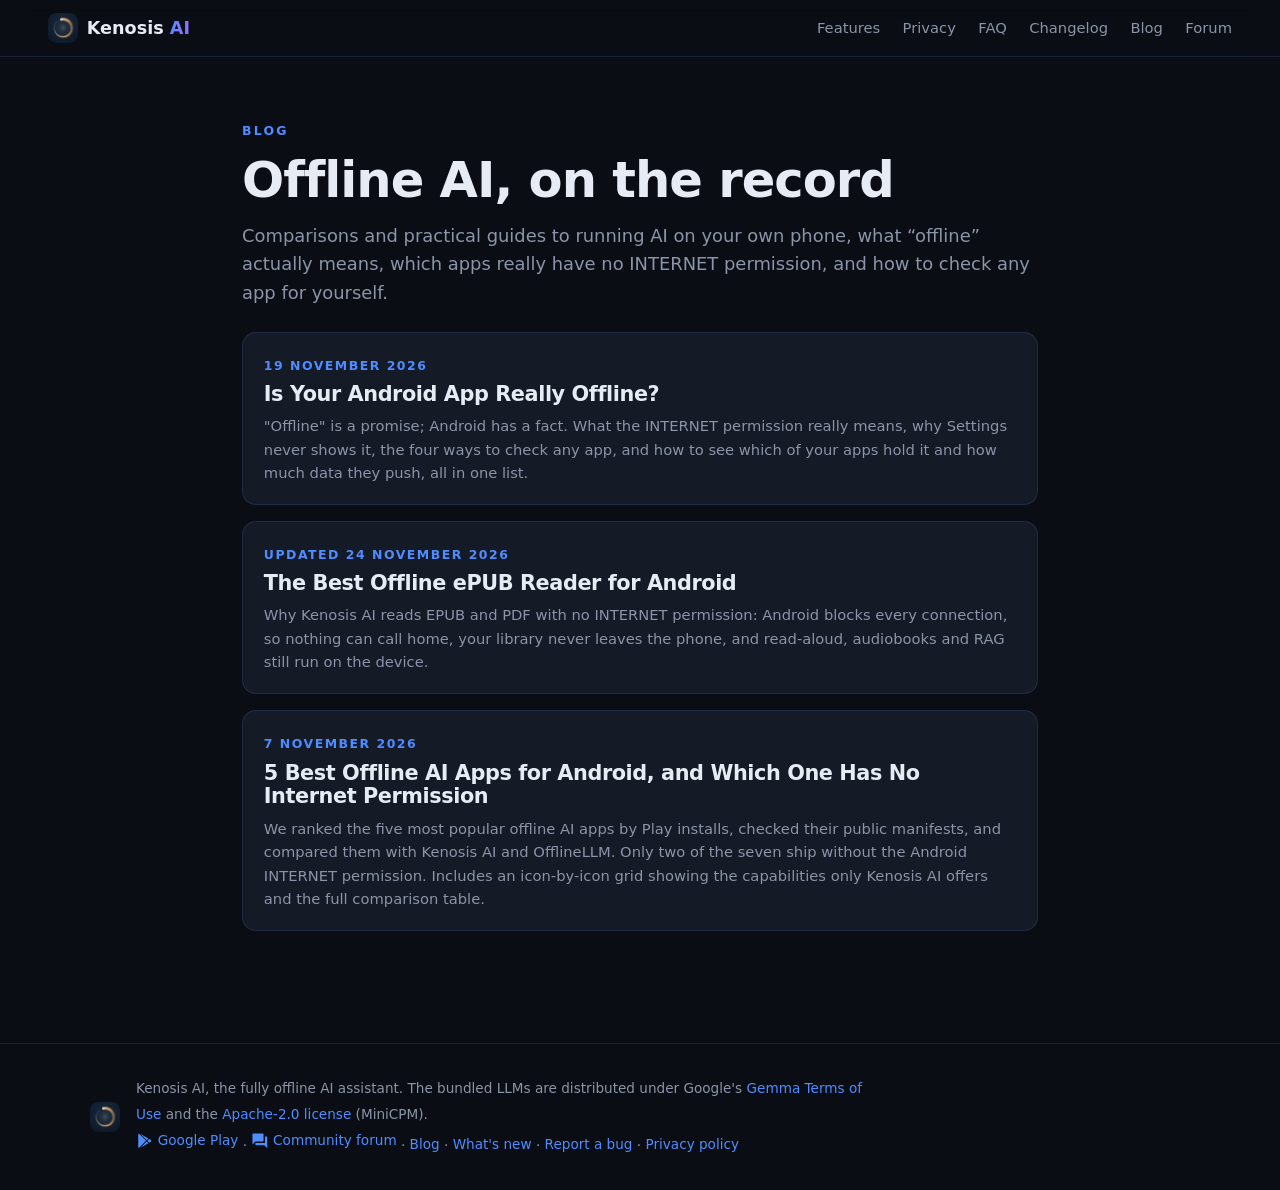
<file: blog/index.html>
<!doctype html>
<html lang="en">
<head>
<meta charset="utf-8">
<meta name="viewport" content="width=device-width, initial-scale=1">
<meta name="color-scheme" content="dark">
<title>Offline AI Blog : Kenosis AI</title>
<meta name="description" content="Comparisons and practical guides to offline AI on Android: what “offline” really means, which apps have no INTERNET permission, and how to check for yourself.">
<link rel="canonical" href="https://www.kenosis-ai.com/blog/">
<meta property="og:type" content="website">
<meta property="og:site_name" content="Kenosis AI">
<meta property="og:title" content="Offline AI Blog : Kenosis AI">
<meta property="og:description" content="Comparisons and practical guides to offline AI on Android : including which apps really have no INTERNET permission.">
<meta property="og:url" content="https://www.kenosis-ai.com/blog/">
<meta property="og:image" content="https://www.kenosis-ai.com/assets/og-image.png">
<meta name="twitter:card" content="summary_large_image">
<meta name="twitter:title" content="Offline AI Blog : Kenosis AI">
<meta name="twitter:description" content="Comparisons and practical guides to offline AI on Android : including which apps really have no INTERNET permission.">
<meta name="twitter:image" content="https://www.kenosis-ai.com/assets/og-image.png">
<link rel="icon" href="../assets/favicon.ico" sizes="48x48 32x32 16x16">
<link rel="icon" type="image/png" sizes="32x32" href="../assets/favicon-32.png">
<link rel="icon" type="image/png" sizes="192x192" href="../assets/favicon-192.png">
<link rel="manifest" href="../assets/site.webmanifest">
<link rel="apple-touch-icon" sizes="180x180" href="../assets/apple-touch-icon.png">
<meta name="theme-color" content="#0a0e14">
<link rel="stylesheet" href="../css/style.css">
<link rel="stylesheet" href="../css/blog.css">
<script type="application/ld+json">
{
  "@context": "https://schema.org",
  "@type": "Blog",
  "name": "Kenosis AI Blog",
  "description": "Comparisons and practical guides to offline AI on Android.",
  "url": "https://www.kenosis-ai.com/blog/",
  "publisher": {
    "@type": "Organization",
    "name": "Kenosis AI",
    "url": "https://www.kenosis-ai.com/",
    "logo": {
      "@type": "ImageObject",
      "url": "https://www.kenosis-ai.com/assets/icon.png"
    }
  },
  "blogPost": [
    {
      "@type": "BlogPosting",
      "headline": "Is Your Android App Really Offline? What the INTERNET Permission Says, and How to Check It",
      "description": "An app is offline exactly when it lacks the Android INTERNET permission. Here's what that permission means, why Settings hides it, and how to check any app in one tap.",
      "url": "https://www.kenosis-ai.com/blog/is-your-app-really-offline-android.html",
      "image": "https://www.kenosis-ai.com/assets/blog/is-your-app-really-offline-android-og.png",
      "datePublished": "2026-11-19",
      "dateModified": "2026-11-19",
      "author": {
        "@type": "Organization",
        "name": "Kenosis AI",
        "url": "https://www.kenosis-ai.com/"
      }
    },
    {
      "@type": "BlogPosting",
      "headline": "The Best Offline ePUB Reader for Android : Secure, Private and Feature Rich",
      "description": "Every app Reddit recommended for tracking and reading books on Android, checked for offline behaviour, ads, subscriptions and accounts.",
      "url": "https://www.kenosis-ai.com/blog/best-offline-reading-apps-android.html",
      "image": "https://www.kenosis-ai.com/assets/blog/best-offline-reading-apps-android-og.png",
      "datePublished": "2026-11-12",
      "dateModified": "2026-11-24",
      "author": {
        "@type": "Organization",
        "name": "Kenosis AI",
        "url": "https://www.kenosis-ai.com/"
      }
    },
    {
      "@type": "BlogPosting",
      "headline": "5 Best Offline AI Apps for Android, and Which One Has No Internet Permission",
      "description": "We compared the 5 most popular offline AI apps for Android and checked which ones really have no INTERNET permission.",
      "url": "https://www.kenosis-ai.com/blog/best-offline-ai-apps-android.html",
      "image": "https://www.kenosis-ai.com/assets/blog/offline-ai-apps-android-og.png",
      "datePublished": "2026-11-07",
      "dateModified": "2026-11-11",
      "author": {
        "@type": "Organization",
        "name": "Kenosis AI",
        "url": "https://www.kenosis-ai.com/"
      }
    }
  ]
}
</script>
</head>
<body>

<nav class="nav">
  <a class="brand" href="../index.html">
    <img src="../assets/icon.png" alt="Kenosis AI logo" class="brand-icon">
    <span>Kenosis <em>AI</em></span>
  </a>
  <div class="nav-links">
    <a href="../index.html#features">Features</a>
    <a href="../index.html#privacy">Privacy</a>
    <a href="../index.html#faq">FAQ</a>
    <a href="../changelog.html">Changelog</a>
    <a href="index.html">Blog</a>
    <a href="https://github.com/octoflashdev/kenosis-web/discussions">Forum</a>
  </div>
</nav>

<main class="article-wrap">
  <header class="article-head">
    <p class="eyebrow">Blog</p>
    <h1>Offline AI, on the record</h1>
    <p class="lead">
      Comparisons and practical guides to running AI on your own phone,
      what “offline” actually means, which apps really have no INTERNET
      permission, and how to check any app for yourself.
    </p>
  </header>

  <div class="post-list">
    <a class="post-card" href="is-your-app-really-offline-android.html">
      <span class="post-date">19 November 2026</span>
      <h2>Is Your Android App Really Offline?</h2>
      <p>
        "Offline" is a promise; Android has a fact. What the INTERNET permission
        really means, why Settings never shows it, the four ways to check any app,
        and how to see which of your apps hold it and how much data they push,
        all in one list.
      </p>
    </a>
    <a class="post-card" href="best-offline-reading-apps-android.html">
      <span class="post-date">Updated 24 November 2026</span>
      <h2>The Best Offline ePUB Reader for Android</h2>
      <p>
        Why Kenosis AI reads EPUB and PDF with no INTERNET permission: Android blocks
        every connection, so nothing can call home, your library never leaves the
        phone, and read-aloud, audiobooks and RAG still run on the device.
      </p>
    </a>
    <a class="post-card" href="best-offline-ai-apps-android.html">
      <span class="post-date">7 November 2026</span>
      <h2>5 Best Offline AI Apps for Android, and Which One Has No Internet Permission</h2>
      <p>
        We ranked the five most popular offline AI apps by Play installs, checked their
        public manifests, and compared them with Kenosis AI and OfflineLLM. Only two of
        the seven ship without the Android INTERNET permission. Includes an
        icon-by-icon grid showing the capabilities only Kenosis AI offers and the full
        comparison table.
      </p>
    </a>
  </div>
</main>

<footer class="footer">
  <div class="footer-inner">
    <img src="../assets/icon.png" alt="Kenosis AI" class="brand-icon">
    <div class="footer-links">
      <p>
        Kenosis AI, the fully offline AI assistant. The bundled LLMs are distributed under
        Google's <a href="https://ai.google.dev/gemma/terms">Gemma Terms of Use</a> and the
        <a href="https://www.apache.org/licenses/LICENSE-2.0">Apache-2.0 license</a> (MiniCPM).
      </p>
      <p class="footer-social">
        <a href="https://play.google.com/store/apps/details?id=hr.exel.kenosis_ai&utm_source=website" title="Google Play" aria-label="Google Play">
          <svg class="footer-icon" viewBox="0 0 24 24" fill="currentColor" aria-hidden="true"><path d="M3,20.5V3.5C3,2.91 3.34,2.39 3.84,2.15L13.69,12L3.84,21.85C3.34,21.6 3,21.09 3,20.5M16.81,15.12L6.05,21.34L14.54,12.85L16.81,15.12M20.16,10.81C21.11,11.4 21.11,12.6 20.16,13.19L17.89,14.5L15.38,12L17.89,9.5L20.16,10.81M6.05,2.66L16.81,8.88L14.54,11.15L6.05,2.66Z"/></svg>Google Play</a> ·
        <a href="https://github.com/octoflashdev/kenosis-web/discussions" title="Forum" aria-label="Community forum on GitHub Discussions">
          <svg class="footer-icon" viewBox="0 0 24 24" fill="currentColor" aria-hidden="true"><path d="M21,6H19V15H6V17A1,1 0 0,0 7,18H18L22,22V7A1,1 0 0,0 21,6M17,12V3A1,1 0 0,0 16,2H3A1,1 0 0,0 2,3V17L6,13H16A1,1 0 0,0 17,12Z"/></svg>Community forum</a> ·
        <a href="index.html">Blog</a> ·
        <a href="../changelog.html">What's new</a> ·
        <a href="#" id="bug-report-link">Report a bug</a> ·
        <a href="../privacy.html">Privacy policy</a>
      </p>
      <div class="bug-reveal" id="bug-reveal" hidden>
        <label id="bug-captcha">Human check, what is 7 + 5? <input id="bug-answer" type="number" inputmode="numeric" style="width:5rem" autocomplete="off"></label>
        <p id="bug-email" hidden>✉️ octoflash.sup@gmail.com</p>
        <p id="bug-error" class="bug-error" hidden>Not quite, try again.</p>
      </div>
    </div>
  </div>
</footer>

<script src="../js/main.js"></script>
</body>
</html>
</file>
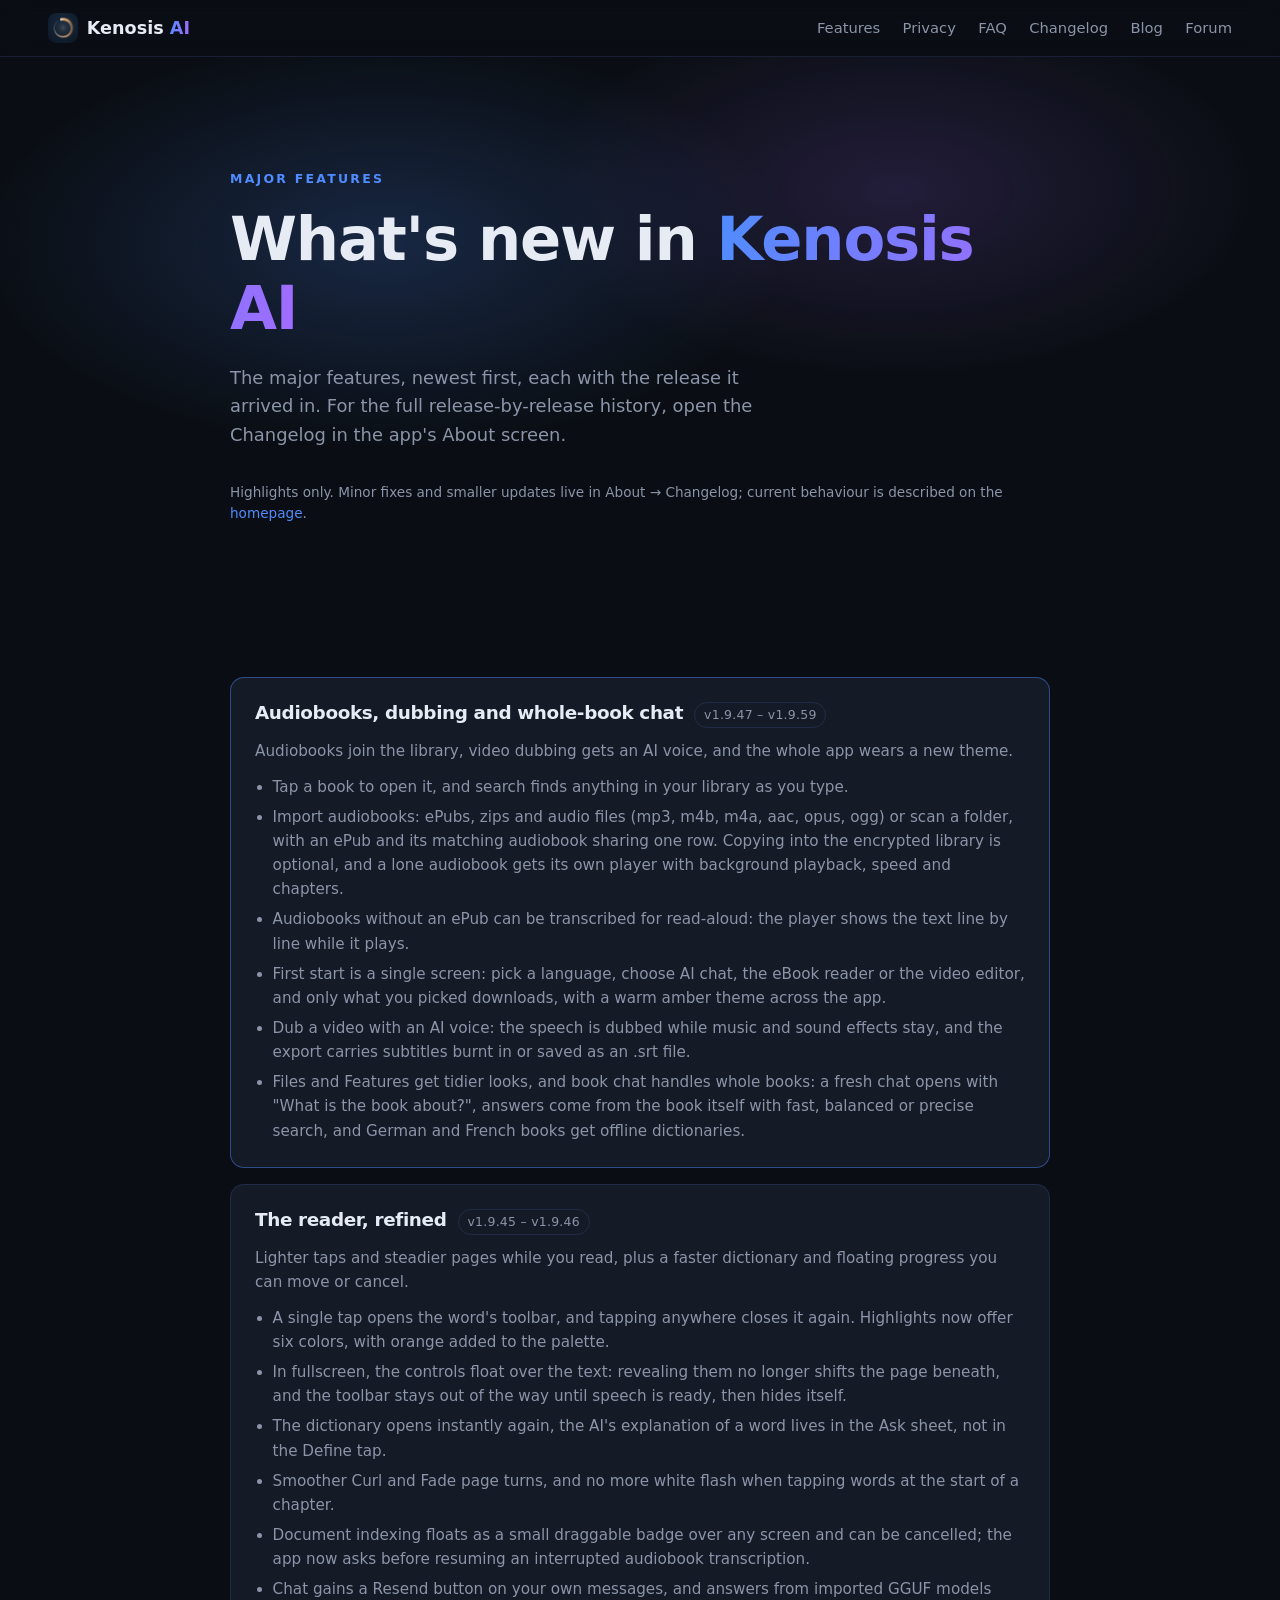
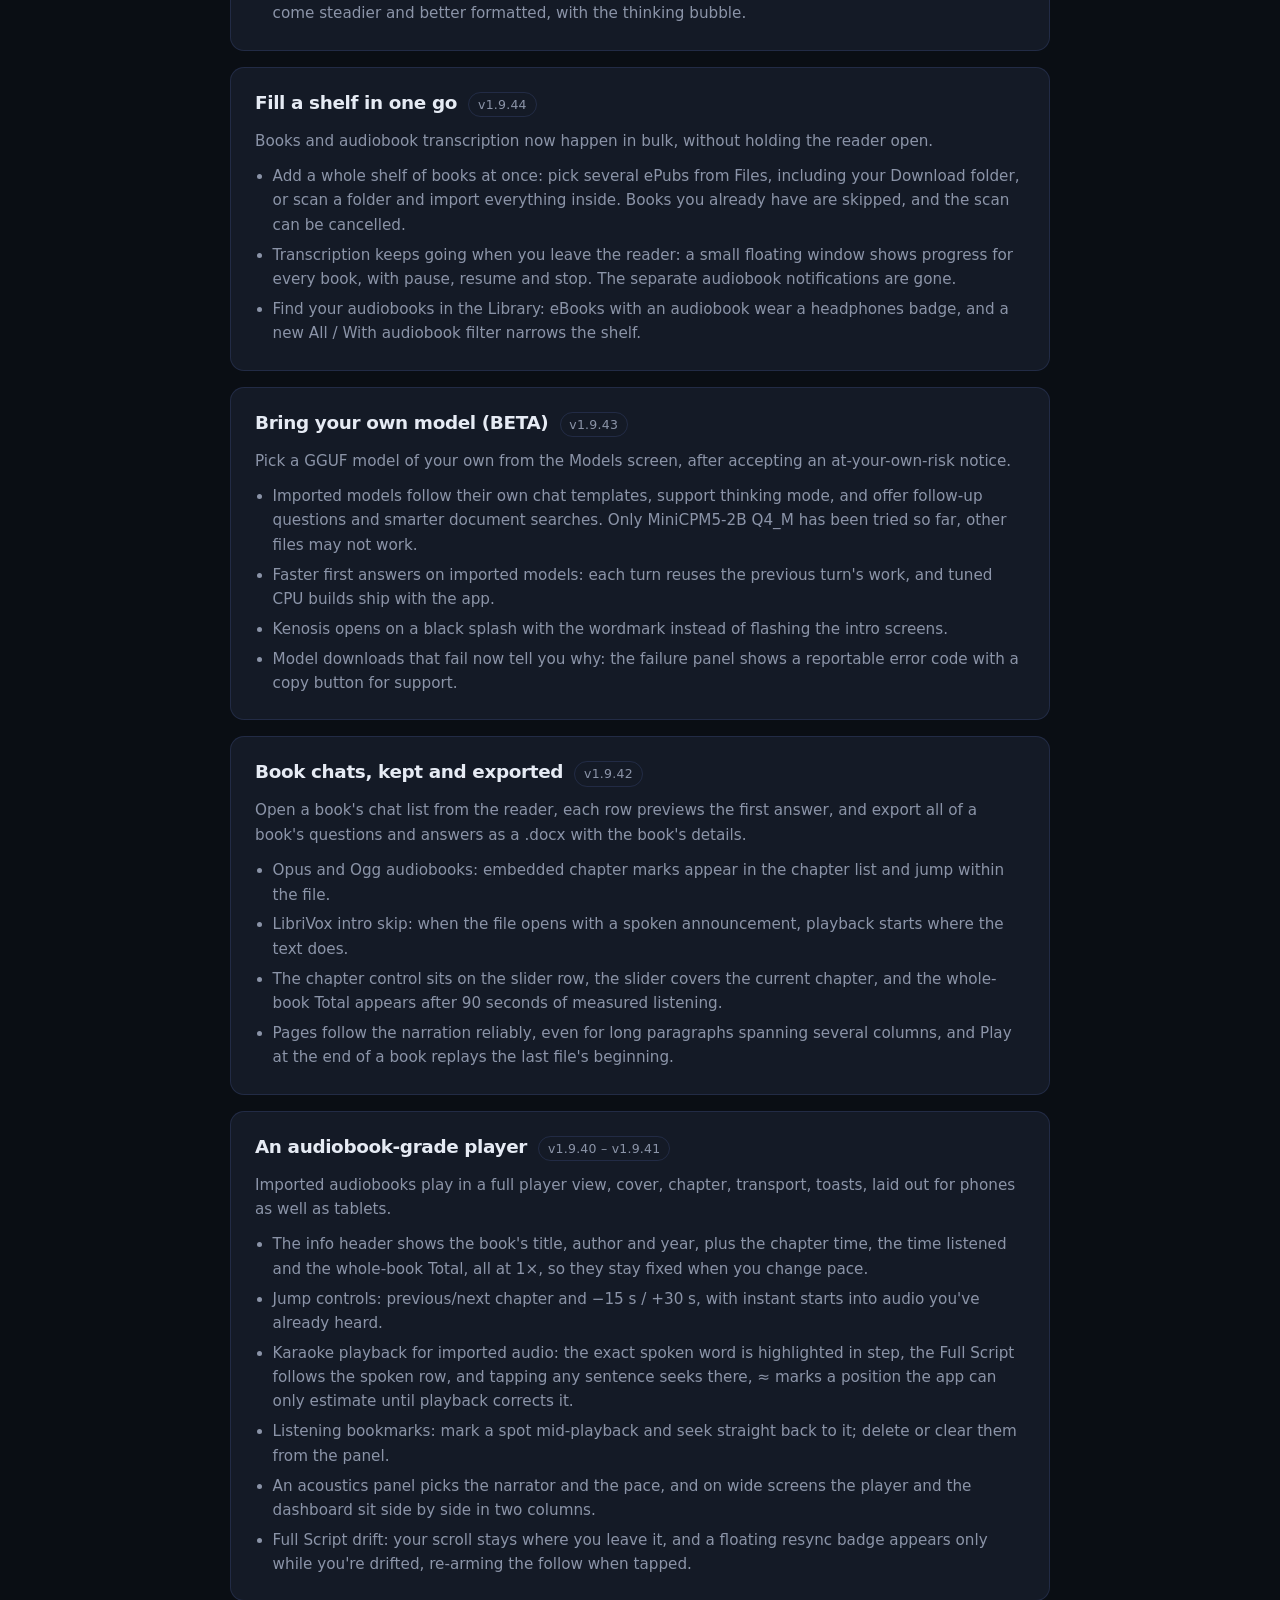
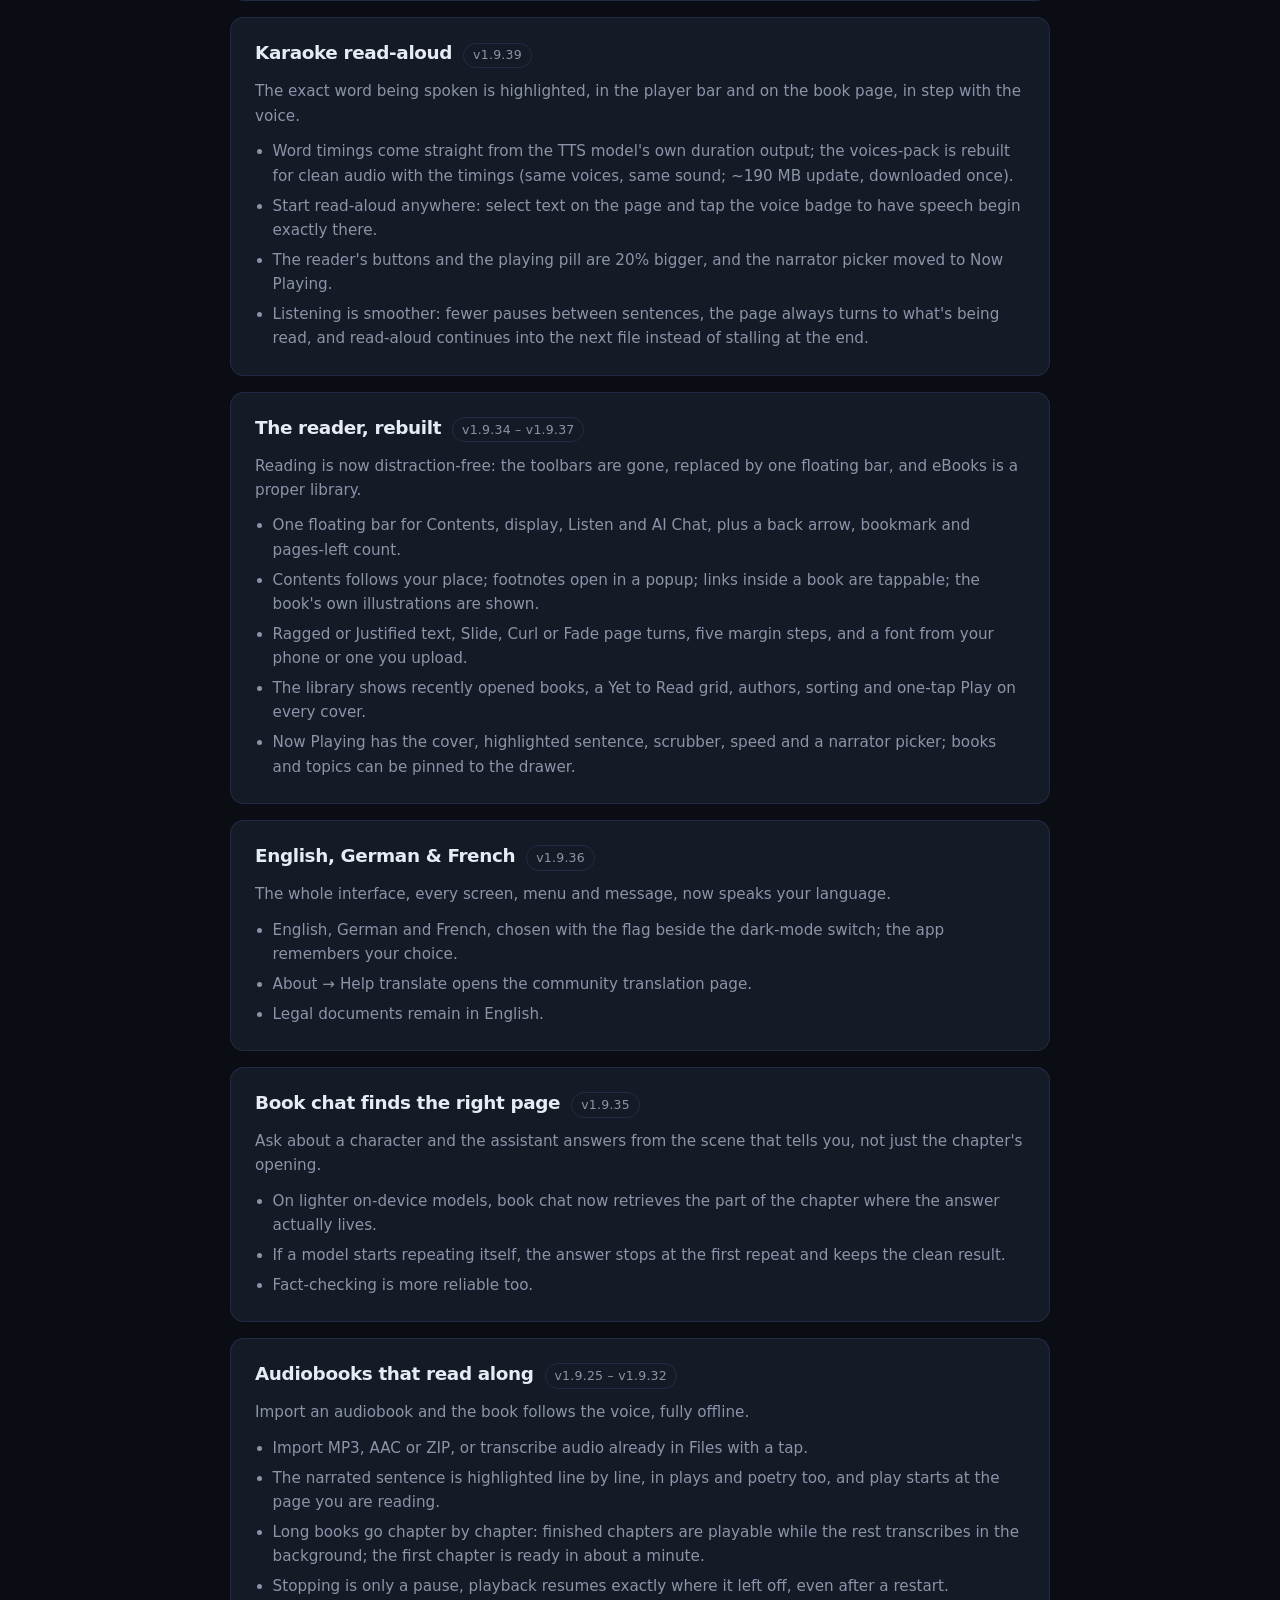
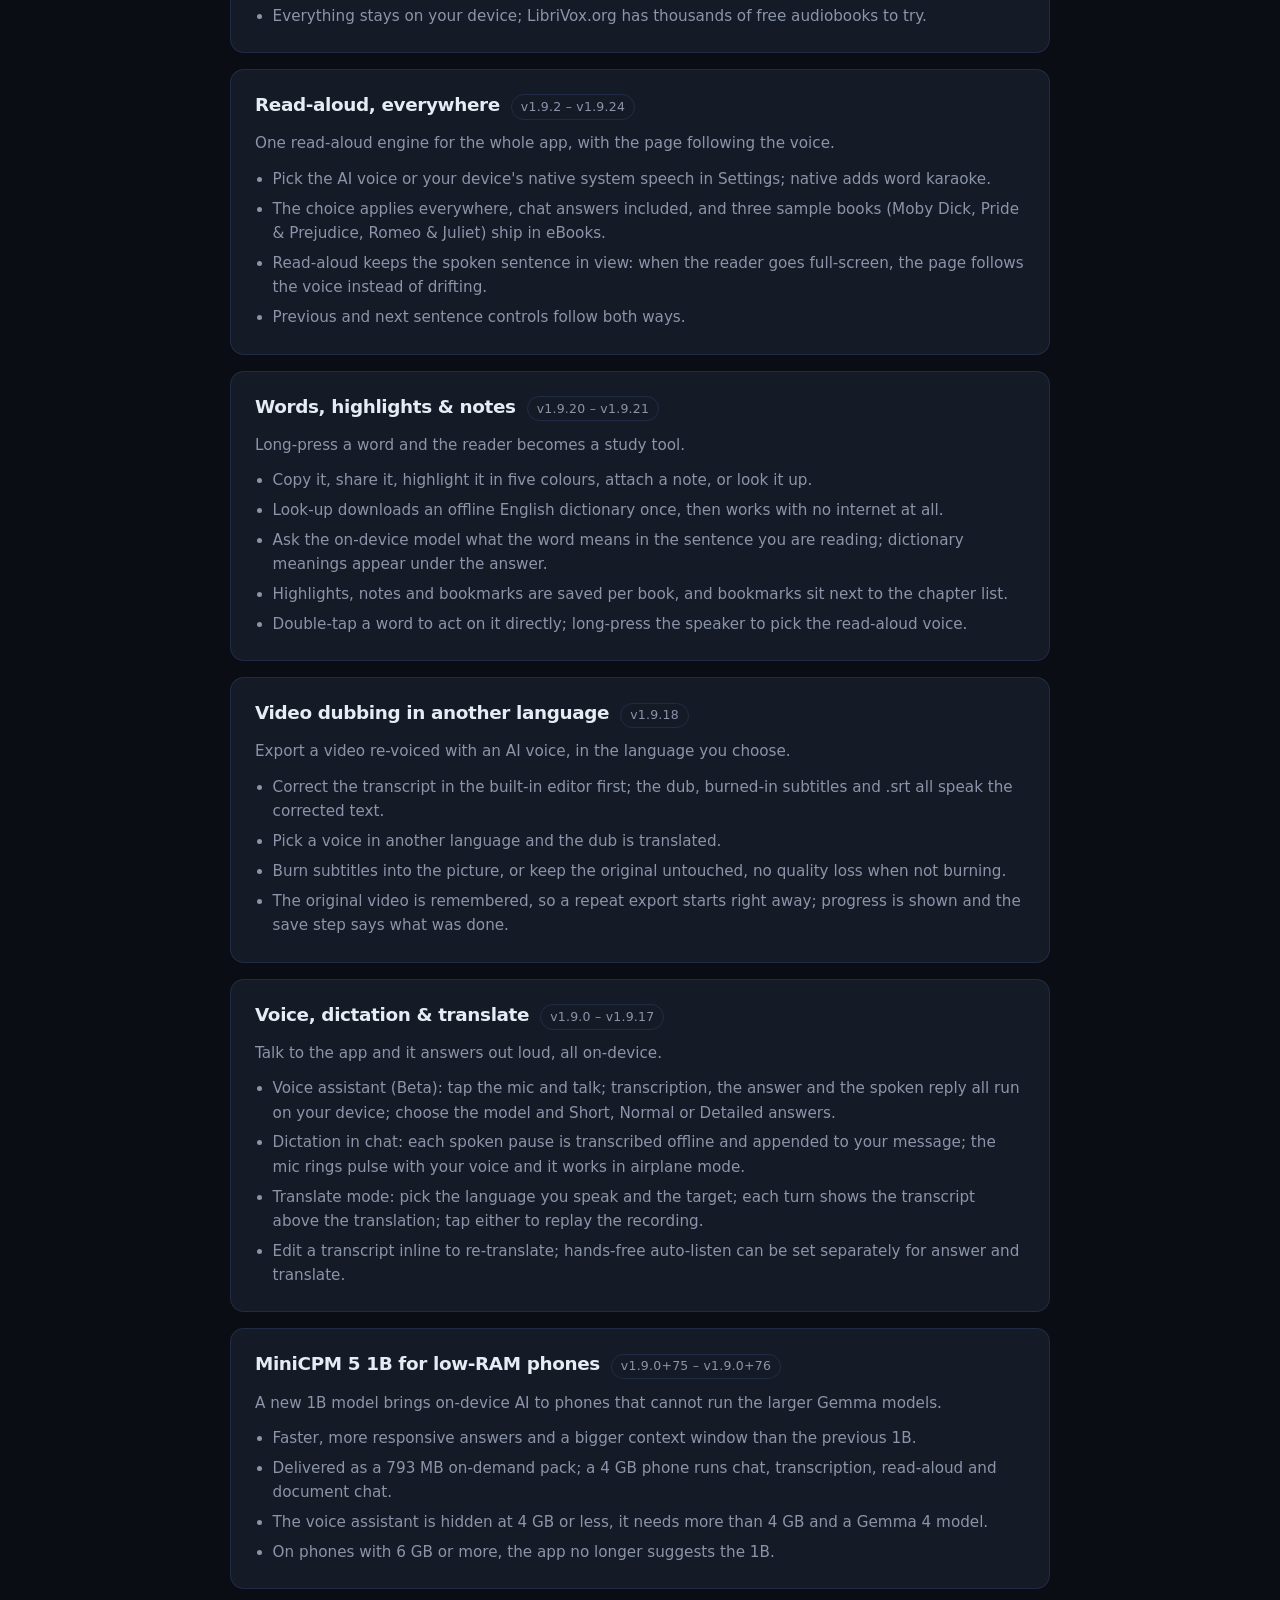
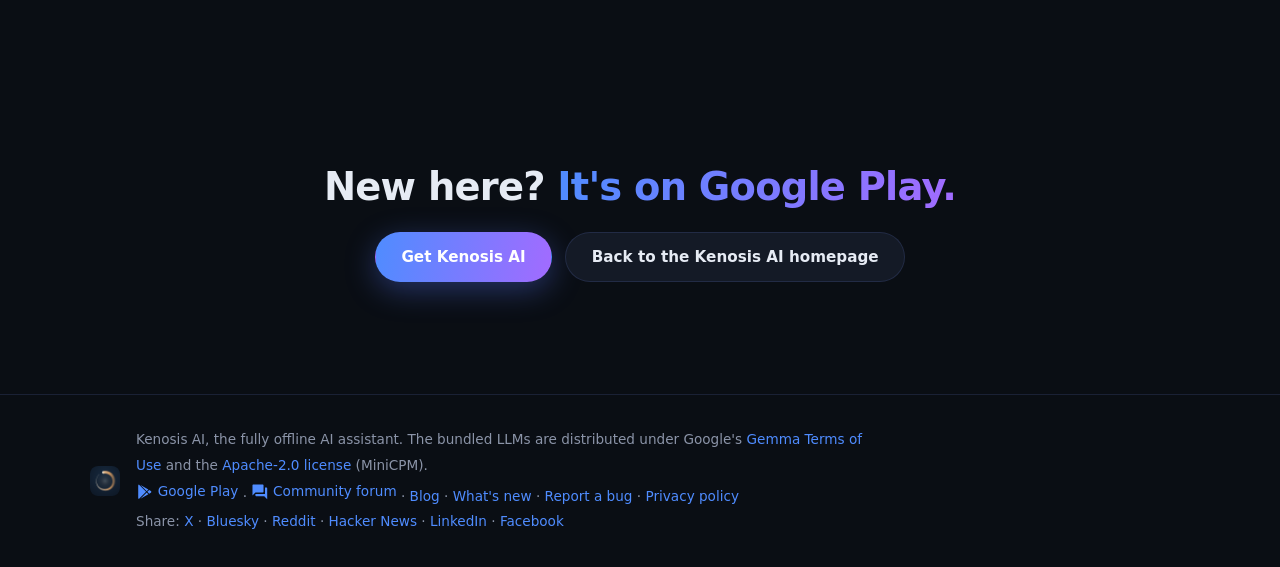
<file: changelog.html>
<!doctype html>
<html lang="en">
<head>
<meta charset="utf-8">
<meta name="viewport" content="width=device-width, initial-scale=1">
<meta name="color-scheme" content="dark">
<title>Kenosis AI : Changelog</title>
<meta name="description" content="The major Kenosis AI features, newest first : each tagged with the release it arrived in.">
<link rel="canonical" href="https://www.kenosis-ai.com/changelog.html">
<meta property="og:type" content="website">
<meta property="og:site_name" content="Kenosis AI">
<meta property="og:title" content="Kenosis AI : Changelog">
<meta property="og:description" content="The major Kenosis AI features, newest first : each tagged with the release it arrived in.">
<meta property="og:url" content="https://www.kenosis-ai.com/changelog.html">
<meta property="og:image" content="https://www.kenosis-ai.com/assets/og-image.png">
<meta property="og:image:type" content="image/png">
<meta property="og:image:width" content="1200">
<meta property="og:image:height" content="630">
<meta property="og:image:alt" content="Kenosis AI : private, offline AI for Android">
<meta name="twitter:card" content="summary_large_image">
<meta name="twitter:title" content="Kenosis AI : Changelog">
<meta name="twitter:description" content="The major Kenosis AI features, newest first : each tagged with the release it arrived in.">
<meta name="twitter:image" content="https://www.kenosis-ai.com/assets/og-image.png">
<meta name="twitter:image:alt" content="Kenosis AI : private, offline AI for Android">
<link rel="icon" href="assets/favicon.ico" sizes="48x48 32x32 16x16">
<link rel="icon" type="image/png" sizes="32x32" href="assets/favicon-32.png">
<link rel="icon" type="image/png" sizes="192x192" href="assets/favicon-192.png">
<link rel="manifest" href="assets/site.webmanifest">
<link rel="apple-touch-icon" sizes="180x180" href="assets/apple-touch-icon.png">
<meta name="theme-color" content="#0a0e14">
<link rel="stylesheet" href="css/style.css">
</head>
<body>

<nav class="nav">
  <a class="brand" href="index.html">
    <img src="assets/icon.png" alt="Kenosis AI logo" class="brand-icon">
    <span>Kenosis <em>AI</em></span>
  </a>
  <div class="nav-links">
    <a href="index.html#features">Features</a>
    <a href="index.html#privacy">Privacy</a>
    <a href="index.html#faq">FAQ</a>
    <a href="changelog.html">Changelog</a>
    <a href="blog/">Blog</a>
    <a href="https://github.com/octoflashdev/kenosis-web/discussions">Forum</a>
  </div>
</nav>

<header class="hero" id="top">
  <div class="hero-inner solo">
    <div class="hero-copy reveal">
      <p class="eyebrow">Major features</p>
      <h1>What's new in <span class="grad">Kenosis AI</span></h1>
      <p class="lead">
        The major features, newest first, each with the release it arrived in.
        For the full release-by-release history, open the Changelog in the app's About screen.
      </p>
      <p class="hero-note">
        Highlights only. Minor fixes and smaller updates live in About → Changelog;
        current behaviour is described on the <a href="index.html">homepage</a>.
      </p>
    </div>
  </div>
</header>

<section class="section" id="releases">
  <div class="release-list">

    <article class="release card" id="audiobooks-dubbing-thread">
      <div class="release-head"><h3>Audiobooks, dubbing and whole-book chat</h3><span class="release-version">v1.9.47 – v1.9.59</span></div>
      <p>Audiobooks join the library, video dubbing gets an AI voice, and the whole app wears a new theme.</p>
      <ul>
        <li>Tap a book to open it, and search finds anything in your library as you type.</li>
        <li>Import audiobooks: ePubs, zips and audio files (mp3, m4b, m4a, aac, opus, ogg) or scan a folder, with an ePub and its matching audiobook sharing one row. Copying into the encrypted library is optional, and a lone audiobook gets its own player with background playback, speed and chapters.</li>
        <li>Audiobooks without an ePub can be transcribed for read-aloud: the player shows the text line by line while it plays.</li>
        <li>First start is a single screen: pick a language, choose AI chat, the eBook reader or the video editor, and only what you picked downloads, with a warm amber theme across the app.</li>
        <li>Dub a video with an AI voice: the speech is dubbed while music and sound effects stay, and the export carries subtitles burnt in or saved as an .srt file.</li>
        <li>Files and Features get tidier looks, and book chat handles whole books: a fresh chat opens with "What is the book about?", answers come from the book itself with fast, balanced or precise search, and German and French books get offline dictionaries.</li>
      </ul>
    </article>

    <article class="release card" id="reader-refined">
      <div class="release-head"><h3>The reader, refined</h3><span class="release-version">v1.9.45 – v1.9.46</span></div>
      <p>Lighter taps and steadier pages while you read, plus a faster dictionary and floating progress you can move or cancel.</p>
      <ul>
        <li>A single tap opens the word's toolbar, and tapping anywhere closes it again. Highlights now offer six colors, with orange added to the palette.</li>
        <li>In fullscreen, the controls float over the text: revealing them no longer shifts the page beneath, and the toolbar stays out of the way until speech is ready, then hides itself.</li>
        <li>The dictionary opens instantly again, the AI's explanation of a word lives in the Ask sheet, not in the Define tap.</li>
        <li>Smoother Curl and Fade page turns, and no more white flash when tapping words at the start of a chapter.</li>
        <li>Document indexing floats as a small draggable badge over any screen and can be cancelled; the app now asks before resuming an interrupted audiobook transcription.</li>
        <li>Chat gains a Resend button on your own messages, and answers from imported GGUF models come steadier and better formatted, with the thinking bubble.</li>
      </ul>
    </article>

    <article class="release card" id="shelf-imports">
      <div class="release-head"><h3>Fill a shelf in one go</h3><span class="release-version">v1.9.44</span></div>
      <p>Books and audiobook transcription now happen in bulk, without holding the reader open.</p>
      <ul>
        <li>Add a whole shelf of books at once: pick several ePubs from Files, including your Download folder, or scan a folder and import everything inside. Books you already have are skipped, and the scan can be cancelled.</li>
        <li>Transcription keeps going when you leave the reader: a small floating window shows progress for every book, with pause, resume and stop. The separate audiobook notifications are gone.</li>
        <li>Find your audiobooks in the Library: eBooks with an audiobook wear a headphones badge, and a new All / With audiobook filter narrows the shelf.</li>
      </ul>
    </article>

    <article class="release card" id="own-model">
      <div class="release-head"><h3>Bring your own model (BETA)</h3><span class="release-version">v1.9.43</span></div>
      <p>Pick a GGUF model of your own from the Models screen, after accepting an at-your-own-risk notice.</p>
      <ul>
        <li>Imported models follow their own chat templates, support thinking mode, and offer follow-up questions and smarter document searches. Only MiniCPM5-2B Q4_M has been tried so far, other files may not work.</li>
        <li>Faster first answers on imported models: each turn reuses the previous turn's work, and tuned CPU builds ship with the app.</li>
        <li>Kenosis opens on a black splash with the wordmark instead of flashing the intro screens.</li>
        <li>Model downloads that fail now tell you why: the failure panel shows a reportable error code with a copy button for support.</li>
      </ul>
    </article>

    <article class="release card" id="book-chats">
      <div class="release-head"><h3>Book chats, kept and exported</h3><span class="release-version">v1.9.42</span></div>
      <p>Open a book's chat list from the reader, each row previews the first answer, and export all of a book's questions and answers as a .docx with the book's details.</p>
      <ul>
        <li>Opus and Ogg audiobooks: embedded chapter marks appear in the chapter list and jump within the file.</li>
        <li>LibriVox intro skip: when the file opens with a spoken announcement, playback starts where the text does.</li>
        <li>The chapter control sits on the slider row, the slider covers the current chapter, and the whole-book Total appears after 90 seconds of measured listening.</li>
        <li>Pages follow the narration reliably, even for long paragraphs spanning several columns, and Play at the end of a book replays the last file's beginning.</li>
      </ul>
    </article>

    <article class="release card" id="audiobook-player">
      <div class="release-head"><h3>An audiobook-grade player</h3><span class="release-version">v1.9.40 – v1.9.41</span></div>
      <p>Imported audiobooks play in a full player view, cover, chapter, transport, toasts, laid out for phones as well as tablets.</p>
      <ul>
        <li>The info header shows the book's title, author and year, plus the chapter time, the time listened and the whole-book Total, all at 1&times;, so they stay fixed when you change pace.</li>
        <li>Jump controls: previous/next chapter and &minus;15 s / +30 s, with instant starts into audio you've already heard.</li>
        <li>Karaoke playback for imported audio: the exact spoken word is highlighted in step, the Full Script follows the spoken row, and tapping any sentence seeks there, &asymp; marks a position the app can only estimate until playback corrects it.</li>
        <li>Listening bookmarks: mark a spot mid-playback and seek straight back to it; delete or clear them from the panel.</li>
        <li>An acoustics panel picks the narrator and the pace, and on wide screens the player and the dashboard sit side by side in two columns.</li>
        <li>Full Script drift: your scroll stays where you leave it, and a floating resync badge appears only while you're drifted, re-arming the follow when tapped.</li>
      </ul>
    </article>

    <article class="release card" id="karaoke">
      <div class="release-head"><h3>Karaoke read-aloud</h3><span class="release-version">v1.9.39</span></div>
      <p>The exact word being spoken is highlighted, in the player bar and on the book page, in step with the voice.</p>
      <ul>
        <li>Word timings come straight from the TTS model's own duration output; the voices-pack is rebuilt for clean audio with the timings (same voices, same sound; ~190&nbsp;MB update, downloaded once).</li>
        <li>Start read-aloud anywhere: select text on the page and tap the voice badge to have speech begin exactly there.</li>
        <li>The reader's buttons and the playing pill are 20% bigger, and the narrator picker moved to Now Playing.</li>
        <li>Listening is smoother: fewer pauses between sentences, the page always turns to what's being read, and read-aloud continues into the next file instead of stalling at the end.</li>
      </ul>
    </article>

    <article class="release card" id="reader">
      <div class="release-head"><h3>The reader, rebuilt</h3><span class="release-version">v1.9.34 – v1.9.37</span></div>
      <p>Reading is now distraction-free: the toolbars are gone, replaced by one floating bar, and eBooks is a proper library.</p>
      <ul>
        <li>One floating bar for Contents, display, Listen and AI Chat, plus a back arrow, bookmark and pages-left count.</li>
        <li>Contents follows your place; footnotes open in a popup; links inside a book are tappable; the book's own illustrations are shown.</li>
        <li>Ragged or Justified text, Slide, Curl or Fade page turns, five margin steps, and a font from your phone or one you upload.</li>
        <li>The library shows recently opened books, a Yet to Read grid, authors, sorting and one-tap Play on every cover.</li>
        <li>Now Playing has the cover, highlighted sentence, scrubber, speed and a narrator picker; books and topics can be pinned to the drawer.</li>
      </ul>
    </article>

    <article class="release card" id="languages">
      <div class="release-head"><h3>English, German &amp; French</h3><span class="release-version">v1.9.36</span></div>
      <p>The whole interface, every screen, menu and message, now speaks your language.</p>
      <ul>
        <li>English, German and French, chosen with the flag beside the dark-mode switch; the app remembers your choice.</li>
        <li>About → Help translate opens the community translation page.</li>
        <li>Legal documents remain in English.</li>
      </ul>
    </article>

    <article class="release card" id="book-chat">
      <div class="release-head"><h3>Book chat finds the right page</h3><span class="release-version">v1.9.35</span></div>
      <p>Ask about a character and the assistant answers from the scene that tells you, not just the chapter's opening.</p>
      <ul>
        <li>On lighter on-device models, book chat now retrieves the part of the chapter where the answer actually lives.</li>
        <li>If a model starts repeating itself, the answer stops at the first repeat and keeps the clean result.</li>
        <li>Fact-checking is more reliable too.</li>
      </ul>
    </article>

    <article class="release card" id="audiobooks">
      <div class="release-head"><h3>Audiobooks that read along</h3><span class="release-version">v1.9.25 – v1.9.32</span></div>
      <p>Import an audiobook and the book follows the voice, fully offline.</p>
      <ul>
        <li>Import MP3, AAC or ZIP, or transcribe audio already in Files with a tap.</li>
        <li>The narrated sentence is highlighted line by line, in plays and poetry too, and play starts at the page you are reading.</li>
        <li>Long books go chapter by chapter: finished chapters are playable while the rest transcribes in the background; the first chapter is ready in about a minute.</li>
        <li>Stopping is only a pause, playback resumes exactly where it left off, even after a restart.</li>
        <li>Everything stays on your device; LibriVox.org has thousands of free audiobooks to try.</li>
      </ul>
    </article>

    <article class="release card" id="read-aloud">
      <div class="release-head"><h3>Read-aloud, everywhere</h3><span class="release-version">v1.9.2 – v1.9.24</span></div>
      <p>One read-aloud engine for the whole app, with the page following the voice.</p>
      <ul>
        <li>Pick the AI voice or your device's native system speech in Settings; native adds word karaoke.</li>
        <li>The choice applies everywhere, chat answers included, and three sample books (Moby Dick, Pride &amp; Prejudice, Romeo &amp; Juliet) ship in eBooks.</li>
        <li>Read-aloud keeps the spoken sentence in view: when the reader goes full-screen, the page follows the voice instead of drifting.</li>
        <li>Previous and next sentence controls follow both ways.</li>
      </ul>
    </article>

    <article class="release card" id="word-tools">
      <div class="release-head"><h3>Words, highlights &amp; notes</h3><span class="release-version">v1.9.20 – v1.9.21</span></div>
      <p>Long-press a word and the reader becomes a study tool.</p>
      <ul>
        <li>Copy it, share it, highlight it in five colours, attach a note, or look it up.</li>
        <li>Look-up downloads an offline English dictionary once, then works with no internet at all.</li>
        <li>Ask the on-device model what the word means in the sentence you are reading; dictionary meanings appear under the answer.</li>
        <li>Highlights, notes and bookmarks are saved per book, and bookmarks sit next to the chapter list.</li>
        <li>Double-tap a word to act on it directly; long-press the speaker to pick the read-aloud voice.</li>
      </ul>
    </article>

    <article class="release card" id="dubbing">
      <div class="release-head"><h3>Video dubbing in another language</h3><span class="release-version">v1.9.18</span></div>
      <p>Export a video re-voiced with an AI voice, in the language you choose.</p>
      <ul>
        <li>Correct the transcript in the built-in editor first; the dub, burned-in subtitles and .srt all speak the corrected text.</li>
        <li>Pick a voice in another language and the dub is translated.</li>
        <li>Burn subtitles into the picture, or keep the original untouched, no quality loss when not burning.</li>
        <li>The original video is remembered, so a repeat export starts right away; progress is shown and the save step says what was done.</li>
      </ul>
    </article>

    <article class="release card" id="voice">
      <div class="release-head"><h3>Voice, dictation &amp; translate</h3><span class="release-version">v1.9.0 – v1.9.17</span></div>
      <p>Talk to the app and it answers out loud, all on-device.</p>
      <ul>
        <li>Voice assistant (Beta): tap the mic and talk; transcription, the answer and the spoken reply all run on your device; choose the model and Short, Normal or Detailed answers.</li>
        <li>Dictation in chat: each spoken pause is transcribed offline and appended to your message; the mic rings pulse with your voice and it works in airplane mode.</li>
        <li>Translate mode: pick the language you speak and the target; each turn shows the transcript above the translation; tap either to replay the recording.</li>
        <li>Edit a transcript inline to re-translate; hands-free auto-listen can be set separately for answer and translate.</li>
      </ul>
    </article>

    <article class="release card" id="minicpm">
      <div class="release-head"><h3>MiniCPM 5 1B for low-RAM phones</h3><span class="release-version">v1.9.0+75 – v1.9.0+76</span></div>
      <p>A new 1B model brings on-device AI to phones that cannot run the larger Gemma models.</p>
      <ul>
        <li>Faster, more responsive answers and a bigger context window than the previous 1B.</li>
        <li>Delivered as a 793 MB on-demand pack; a 4 GB phone runs chat, transcription, read-aloud and document chat.</li>
        <li>The voice assistant is hidden at 4 GB or less, it needs more than 4 GB and a Gemma 4 model.</li>
        <li>On phones with 6 GB or more, the app no longer suggests the 1B.</li>
      </ul>
    </article>

  </div>
</section>

<section class="section cta-band">
  <h2 class="reveal">New here? <span class="grad">It's on Google Play.</span></h2>
  <div class="cta-row reveal" style="justify-content:center">
    <a class="btn primary" href="https://play.google.com/store/apps/details?id=hr.exel.kenosis_ai&utm_source=website">Get Kenosis AI</a>
    <a class="btn ghost" href="index.html">Back to the Kenosis AI homepage</a>
  </div>
</section>

<footer class="footer">
  <div class="footer-inner">
    <img src="assets/icon.png" alt="Kenosis AI" class="brand-icon">
    <div class="footer-links">
      <p>
        Kenosis AI, the fully offline AI assistant. The bundled LLMs are distributed under
        Google's <a href="https://ai.google.dev/gemma/terms">Gemma Terms of Use</a> and the
        <a href="https://www.apache.org/licenses/LICENSE-2.0">Apache-2.0 license</a> (MiniCPM).
      </p>
      <p class="footer-social">
        <a href="https://play.google.com/store/apps/details?id=hr.exel.kenosis_ai&utm_source=website" title="Google Play" aria-label="Google Play">
          <svg class="footer-icon" viewBox="0 0 24 24" fill="currentColor" aria-hidden="true"><path d="M3,20.5V3.5C3,2.91 3.34,2.39 3.84,2.15L13.69,12L3.84,21.85C3.34,21.6 3,21.09 3,20.5M16.81,15.12L6.05,21.34L14.54,12.85L16.81,15.12M20.16,10.81C21.11,11.4 21.11,12.6 20.16,13.19L17.89,14.5L15.38,12L17.89,9.5L20.16,10.81M6.05,2.66L16.81,8.88L14.54,11.15L6.05,2.66Z"/></svg>Google Play</a> ·
        <a href="https://github.com/octoflashdev/kenosis-web/discussions" title="Forum" aria-label="Community forum on GitHub Discussions">
          <svg class="footer-icon" viewBox="0 0 24 24" fill="currentColor" aria-hidden="true"><path d="M21,6H19V15H6V17A1,1 0 0,0 7,18H18L22,22V7A1,1 0 0,0 21,6M17,12V3A1,1 0 0,0 16,2H3A1,1 0 0,0 2,3V17L6,13H16A1,1 0 0,0 17,12Z"/></svg>Community forum</a> ·
        <a href="blog/">Blog</a> ·
        <a href="changelog.html">What's new</a> ·
        <a href="#" id="bug-report-link">Report a bug</a> ·
        <a href="privacy.html">Privacy policy</a>
      </p>
      <p class="footer-social footer-share">Share:
        <a href="https://twitter.com/intent/tweet?url=https%3A%2F%2Fwww.kenosis-ai.com%2Fchangelog.html&amp;text=Kenosis%20AI%2C%20changelog%3A%20what%27s%20new%2C%20release%20by%20release" target="_blank" rel="noopener noreferrer">X</a> ·
        <a href="https://bsky.app/intent/compose?text=Kenosis%20AI%2C%20changelog%3A%20what%27s%20new%2C%20release%20by%20release%20https%3A%2F%2Fwww.kenosis-ai.com%2Fchangelog.html" target="_blank" rel="noopener noreferrer">Bluesky</a> ·
        <a href="https://www.reddit.com/submit?url=https%3A%2F%2Fwww.kenosis-ai.com%2Fchangelog.html&amp;title=Kenosis%20AI%2C%20changelog%3A%20what%27s%20new%2C%20release%20by%20release" target="_blank" rel="noopener noreferrer">Reddit</a> ·
        <a href="https://news.ycombinator.com/submitlink?u=https%3A%2F%2Fwww.kenosis-ai.com%2Fchangelog.html&amp;t=Kenosis%20AI%2C%20changelog%3A%20what%27s%20new%2C%20release%20by%20release" target="_blank" rel="noopener noreferrer">Hacker News</a> ·
        <a href="https://www.linkedin.com/sharing/share-offsite/?url=https%3A%2F%2Fwww.kenosis-ai.com%2Fchangelog.html" target="_blank" rel="noopener noreferrer">LinkedIn</a> ·
        <a href="https://www.facebook.com/sharer/sharer.php?u=https%3A%2F%2Fwww.kenosis-ai.com%2Fchangelog.html" target="_blank" rel="noopener noreferrer">Facebook</a>
      </p>
      <div class="bug-reveal" id="bug-reveal" hidden>
        <label id="bug-captcha">Human check, what is 7 + 5? <input id="bug-answer" type="number" inputmode="numeric" style="width:5rem" autocomplete="off"></label>
        <p id="bug-email" hidden>✉️ octoflash.sup@gmail.com</p>
        <p id="bug-error" class="bug-error" hidden>Not quite, try again.</p>
      </div>
    </div>
  </div>
</footer>

<script src="js/main.js"></script>
</body>
</html>
</file>
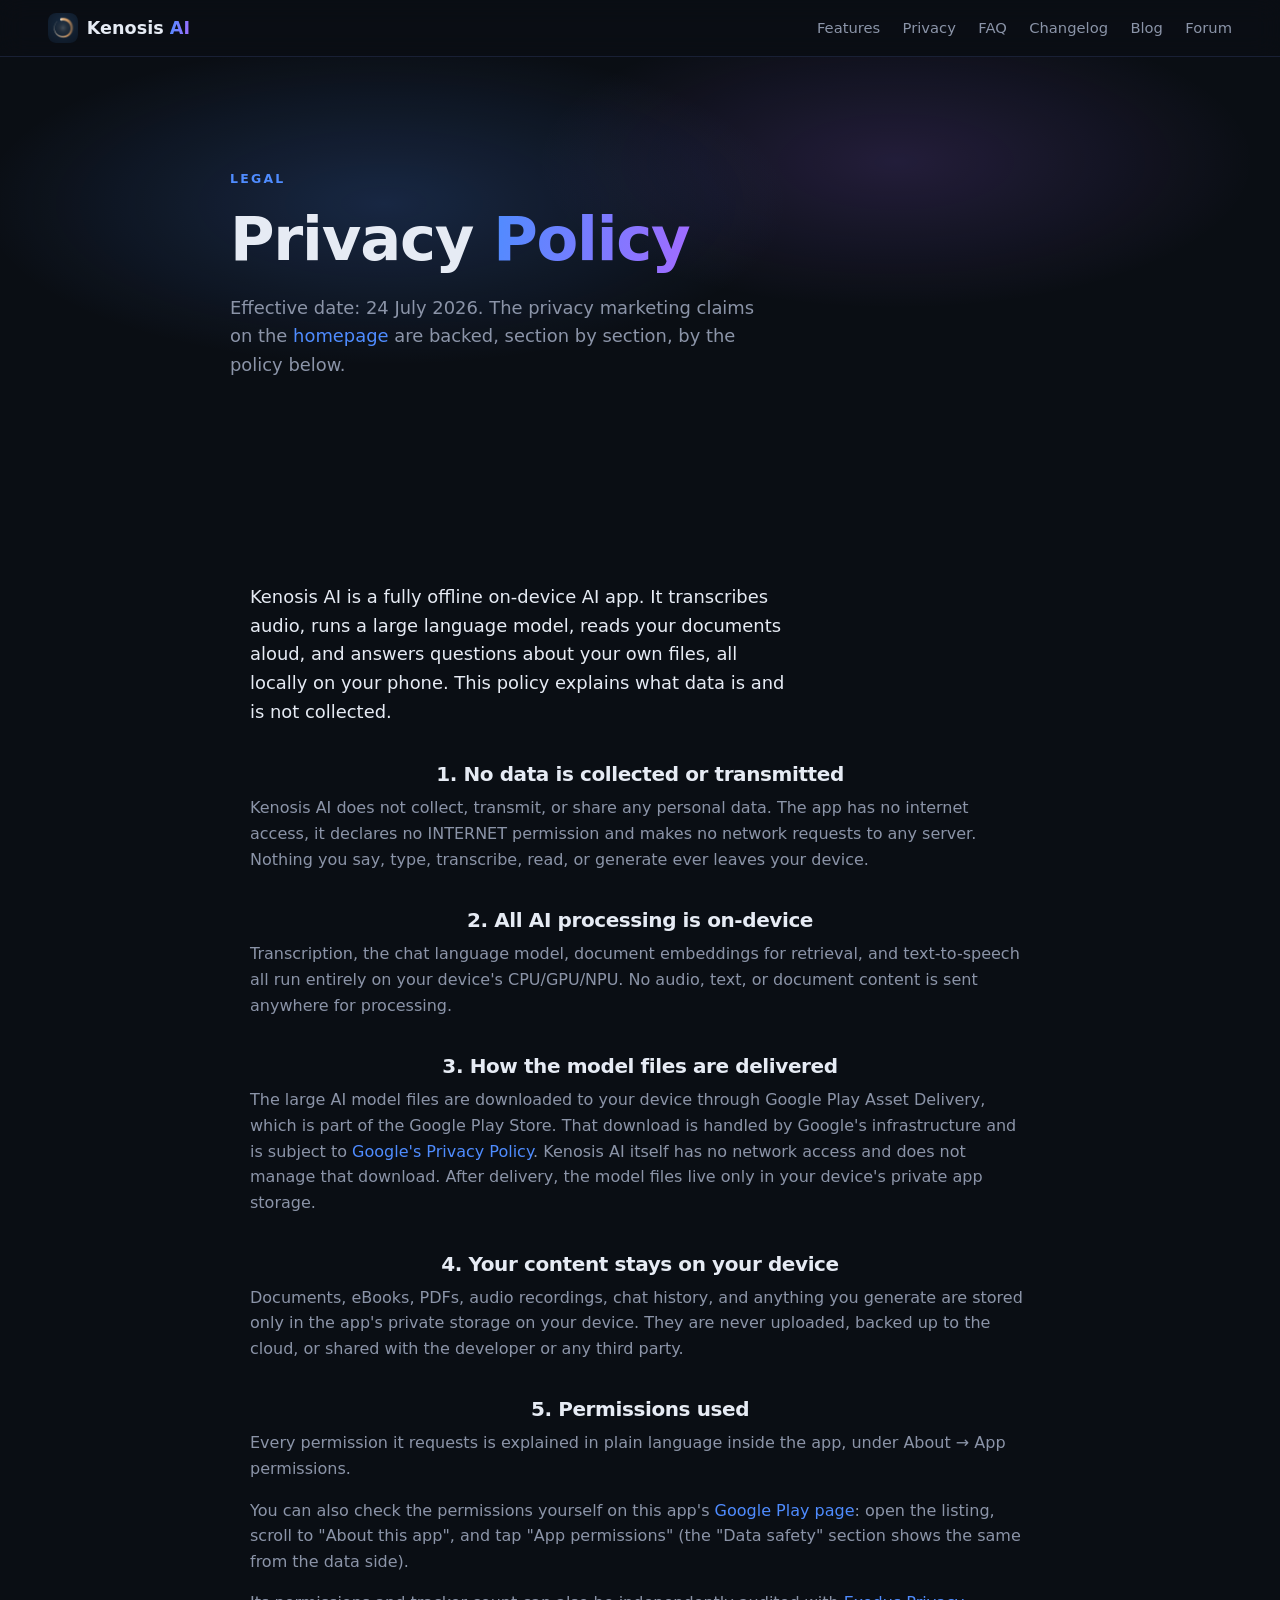
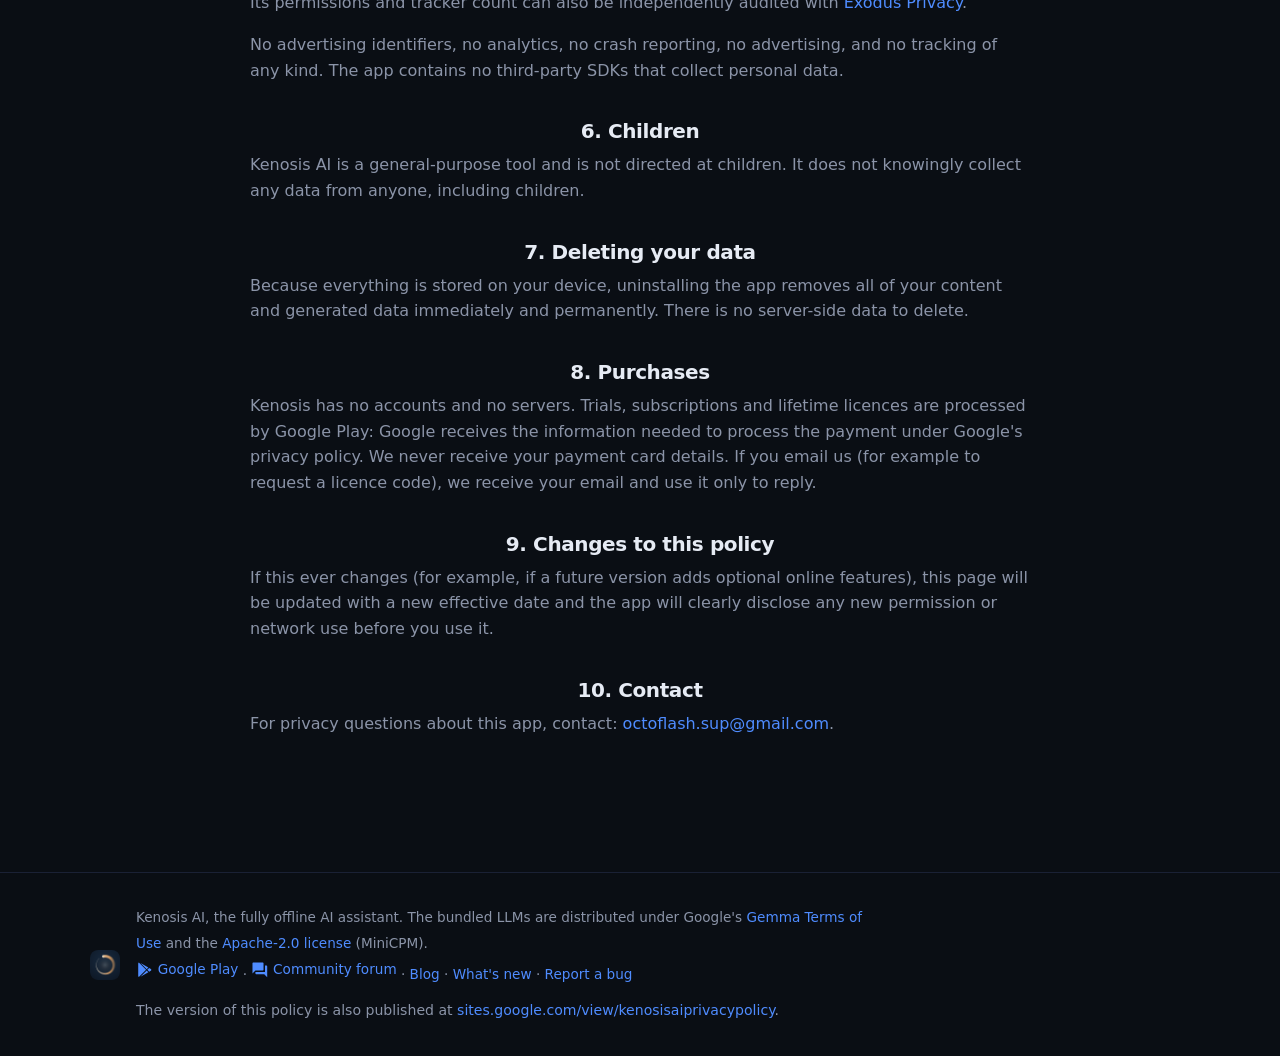
<file: privacy.html>
<!doctype html>
<html lang="en">
<head>
  <meta charset="utf-8">
  <meta name="viewport" content="width=device-width, initial-scale=1">
  <title>Privacy Policy : Kenosis AI</title>
  <meta name="description" content="The Kenosis AI privacy policy: no data is collected or transmitted, all AI processing is on-device, and your content never leaves your device. Effective 24 July 2026.">
  <meta property="og:type" content="website">
  <meta property="og:site_name" content="Kenosis AI">
  <meta property="og:title" content="Privacy Policy : Kenosis AI">
  <meta property="og:description" content="No data is collected or transmitted, all AI processing is on-device, and your content never leaves your device. Effective 24 July 2026.">
  <meta property="og:url" content="https://www.kenosis-ai.com/privacy.html">
  <meta property="og:image" content="https://www.kenosis-ai.com/assets/og-image.png">
  <meta property="og:image:type" content="image/png">
  <meta property="og:image:width" content="1200">
  <meta property="og:image:height" content="630">
  <meta property="og:image:alt" content="Kenosis AI : private, offline AI for Android">
  <meta name="twitter:card" content="summary_large_image">
  <meta name="twitter:title" content="Privacy Policy : Kenosis AI">
  <meta name="twitter:description" content="No data is collected or transmitted, all AI processing is on-device, and your content never leaves your device. Effective 24 July 2026.">
  <meta name="twitter:image" content="https://www.kenosis-ai.com/assets/og-image.png">
  <meta name="twitter:image:alt" content="Kenosis AI : private, offline AI for Android">
  <link rel="icon" href="assets/favicon.ico" sizes="48x48 32x32 16x16">
  <link rel="icon" type="image/png" sizes="32x32" href="assets/favicon-32.png">
  <link rel="icon" type="image/png" sizes="192x192" href="assets/favicon-192.png">
  <link rel="manifest" href="assets/site.webmanifest">
  <link rel="apple-touch-icon" sizes="180x180" href="assets/apple-touch-icon.png">
  <meta name="theme-color" content="#0a0e14">
  <meta name="robots" content="index">
  <link rel="stylesheet" href="css/style.css">
</head>
<body>

<nav class="nav">
  <a class="brand" href="index.html">
    <img src="assets/icon.png" alt="Kenosis AI logo" class="brand-icon">
    <span>Kenosis <em>AI</em></span>
  </a>
  <div class="nav-links">
    <a href="index.html#features">Features</a>
    <a href="privacy.html">Privacy</a>
    <a href="index.html#faq">FAQ</a>
    <a href="changelog.html">Changelog</a>
    <a href="blog/">Blog</a>
    <a href="https://github.com/octoflashdev/kenosis-web/discussions">Forum</a>
  </div>
</nav>

<header class="hero">
  <div class="hero-inner solo">
    <div class="hero-copy reveal">
      <p class="eyebrow">Legal</p>
      <h1>Privacy <span class="grad">Policy</span></h1>
      <p class="lead">Effective date: 24 July 2026. The privacy marketing claims on the <a href="index.html#privacy">homepage</a> are backed, section by section, by the policy below.</p>
    </div>
  </div>
</header>

<section class="section" id="policy">
  <div class="policy-body">
    <p class="lead">Kenosis AI is a fully offline on-device AI app. It transcribes audio, runs a large language model, reads your documents aloud, and answers questions about your own files, all locally on your phone. This policy explains what data is and is not collected.</p>

    <h2>1. No data is collected or transmitted</h2>
    <p>Kenosis AI does not collect, transmit, or share any personal data. The app has no internet access, it declares no INTERNET permission and makes no network requests to any server. Nothing you say, type, transcribe, read, or generate ever leaves your device.</p>

    <h2>2. All AI processing is on-device</h2>
    <p>Transcription, the chat language model, document embeddings for retrieval, and text-to-speech all run entirely on your device's CPU/GPU/NPU. No audio, text, or document content is sent anywhere for processing.</p>

    <h2>3. How the model files are delivered</h2>
    <p>The large AI model files are downloaded to your device through Google Play Asset Delivery, which is part of the Google Play Store. That download is handled by Google's infrastructure and is subject to <a href="https://policies.google.com/privacy">Google's Privacy Policy</a>. Kenosis AI itself has no network access and does not manage that download. After delivery, the model files live only in your device's private app storage.</p>

    <h2>4. Your content stays on your device</h2>
    <p>Documents, eBooks, PDFs, audio recordings, chat history, and anything you generate are stored only in the app's private storage on your device. They are never uploaded, backed up to the cloud, or shared with the developer or any third party.</p>

    <h2>5. Permissions used</h2>
    <p>Every permission it requests is explained in plain language inside the app, under About → App permissions.</p>
    <p>You can also check the permissions yourself on this app's <a href="https://play.google.com/store/apps/details?id=hr.exel.kenosis_ai&utm_source=website">Google Play page</a>: open the listing, scroll to "About this app", and tap "App permissions" (the "Data safety" section shows the same from the data side).</p>
    <p>Its permissions and tracker count can also be independently audited with <a href="https://exodus-privacy.eu.org/">Exodus Privacy</a>.</p>
    <p>No advertising identifiers, no analytics, no crash reporting, no advertising, and no tracking of any kind. The app contains no third-party SDKs that collect personal data.</p>

    <h2>6. Children</h2>
    <p>Kenosis AI is a general-purpose tool and is not directed at children. It does not knowingly collect any data from anyone, including children.</p>

    <h2>7. Deleting your data</h2>
    <p>Because everything is stored on your device, uninstalling the app removes all of your content and generated data immediately and permanently. There is no server-side data to delete.</p>

    <h2>8. Purchases</h2>
    <p>Kenosis has no accounts and no servers. Trials, subscriptions and lifetime licences are processed by Google Play: Google receives the information needed to process the payment under Google's privacy policy. We never receive your payment card details. If you email us (for example to request a licence code), we receive your email and use it only to reply.</p>

    <h2>9. Changes to this policy</h2>
    <p>If this ever changes (for example, if a future version adds optional online features), this page will be updated with a new effective date and the app will clearly disclose any new permission or network use before you use it.</p>

    <h2>10. Contact</h2>
    <p>For privacy questions about this app, contact: <a href="mailto:octoflash.sup@gmail.com">octoflash.sup@gmail.com</a>.</p>
  </div>
</section>

<footer class="footer">
  <div class="footer-inner">
    <img src="assets/icon.png" alt="Kenosis AI" class="brand-icon">
    <div class="footer-links">
      <p>
        Kenosis AI, the fully offline AI assistant. The bundled LLMs are distributed under
        Google's <a href="https://ai.google.dev/gemma/terms">Gemma Terms of Use</a> and the
        <a href="https://www.apache.org/licenses/LICENSE-2.0">Apache-2.0 license</a> (MiniCPM).
      </p>
      <p class="footer-social">
        <a href="https://play.google.com/store/apps/details?id=hr.exel.kenosis_ai&utm_source=website" title="Google Play" aria-label="Google Play">
          <svg class="footer-icon" viewBox="0 0 24 24" fill="currentColor" aria-hidden="true"><path d="M3,20.5V3.5C3,2.91 3.34,2.39 3.84,2.15L13.69,12L3.84,21.85C3.34,21.6 3,21.09 3,20.5M16.81,15.12L6.05,21.34L14.54,12.85L16.81,15.12M20.16,10.81C21.11,11.4 21.11,12.6 20.16,13.19L17.89,14.5L15.38,12L17.89,9.5L20.16,10.81M6.05,2.66L16.81,8.88L14.54,11.15L6.05,2.66Z"/></svg>Google Play</a> ·
        <a href="https://github.com/octoflashdev/kenosis-web/discussions" title="Forum" aria-label="Community forum on GitHub Discussions">
          <svg class="footer-icon" viewBox="0 0 24 24" fill="currentColor" aria-hidden="true"><path d="M21,6H19V15H6V17A1,1 0 0,0 7,18H18L22,22V7A1,1 0 0,0 21,6M17,12V3A1,1 0 0,0 16,2H3A1,1 0 0,0 2,3V17L6,13H16A1,1 0 0,0 17,12Z"/></svg>Community forum</a> ·
        <a href="blog/">Blog</a> ·
        <a href="changelog.html">What's new</a> ·
        <a href="#" id="bug-report-link">Report a bug</a>
      </p>
      <p class="footer-note">The version of this policy is also published at <a href="https://sites.google.com/view/kenosisaiprivacypolicy/home">sites.google.com/view/kenosisaiprivacypolicy</a>.</p>
      <div class="bug-reveal" id="bug-reveal" hidden>
        <label id="bug-captcha">Human check, what is 7 + 5? <input id="bug-answer" type="number" inputmode="numeric" style="width:5rem" autocomplete="off"></label>
        <p id="bug-email" hidden>✉️ octoflash.sup@gmail.com</p>
        <p id="bug-error" class="bug-error" hidden>Not quite, try again.</p>
      </div>
    </div>
  </div>
</footer>

<script src="js/main.js"></script>
</body>
</html>
</file>
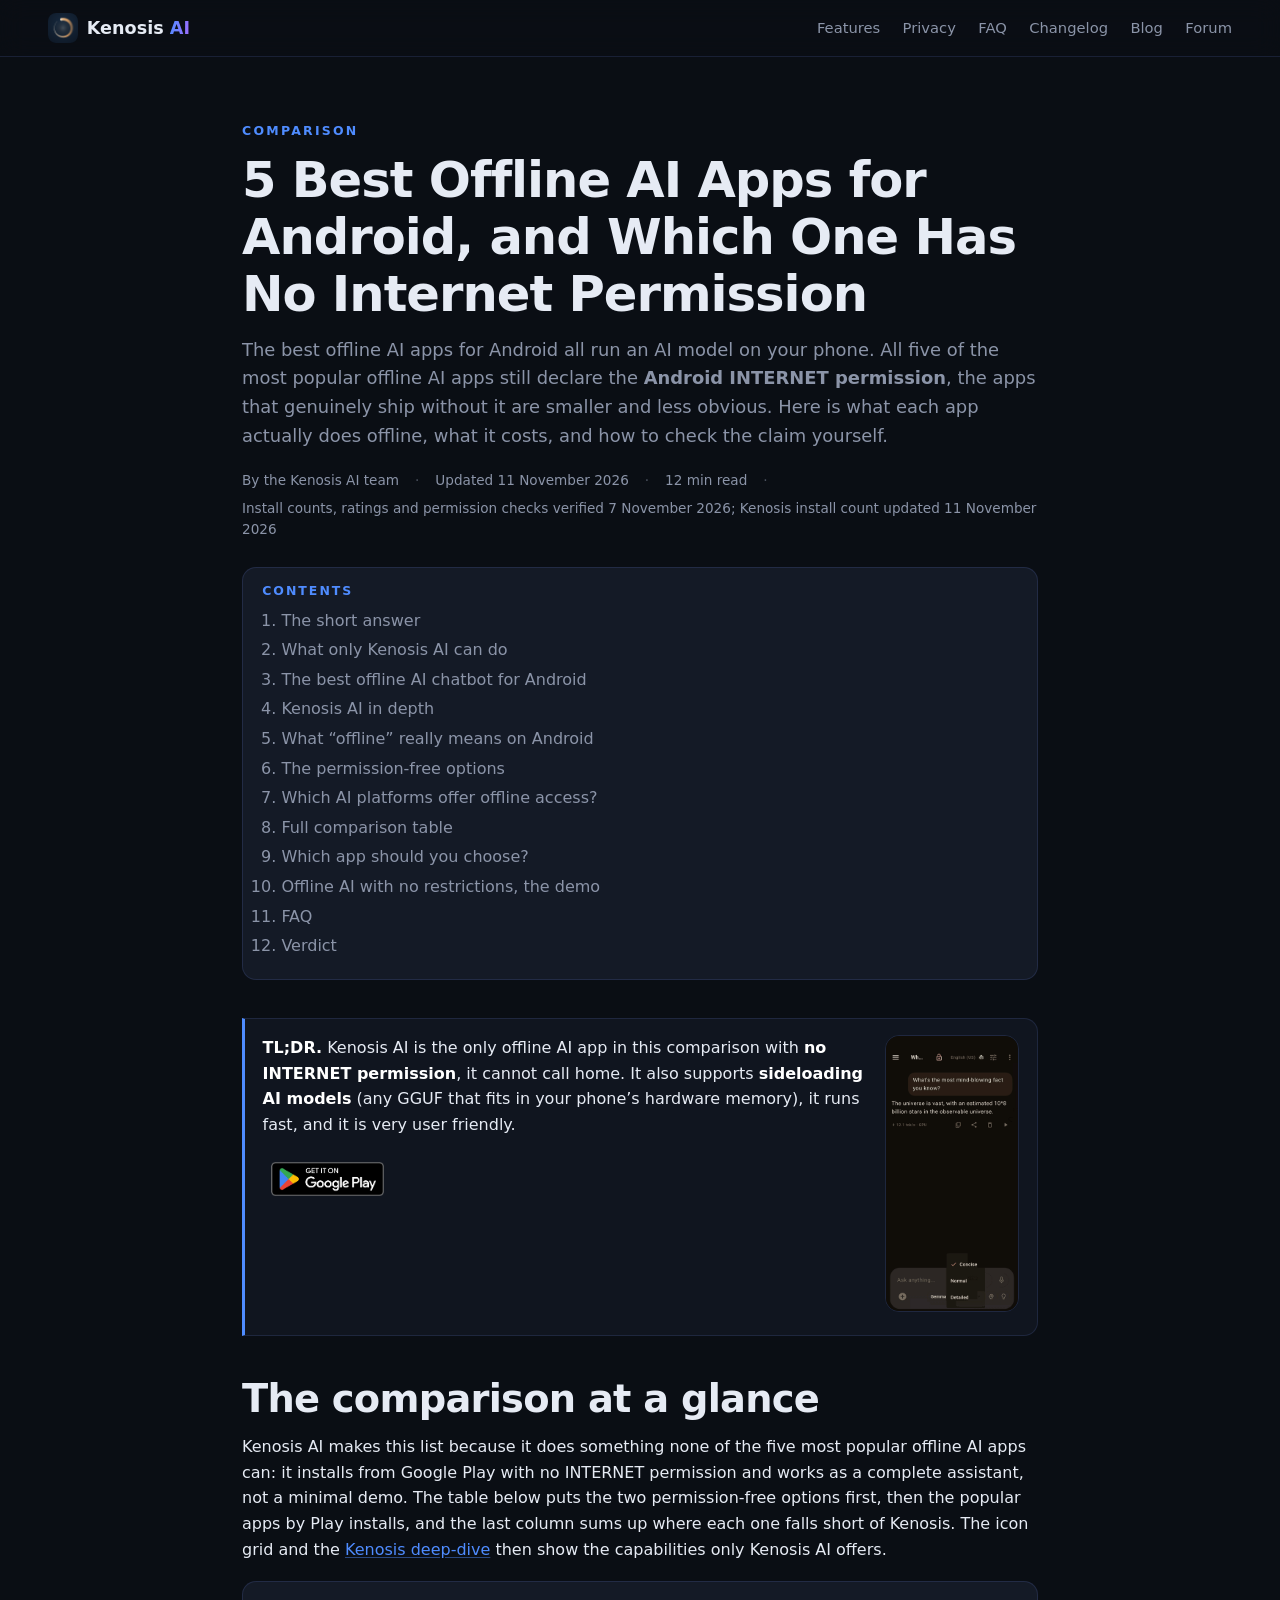
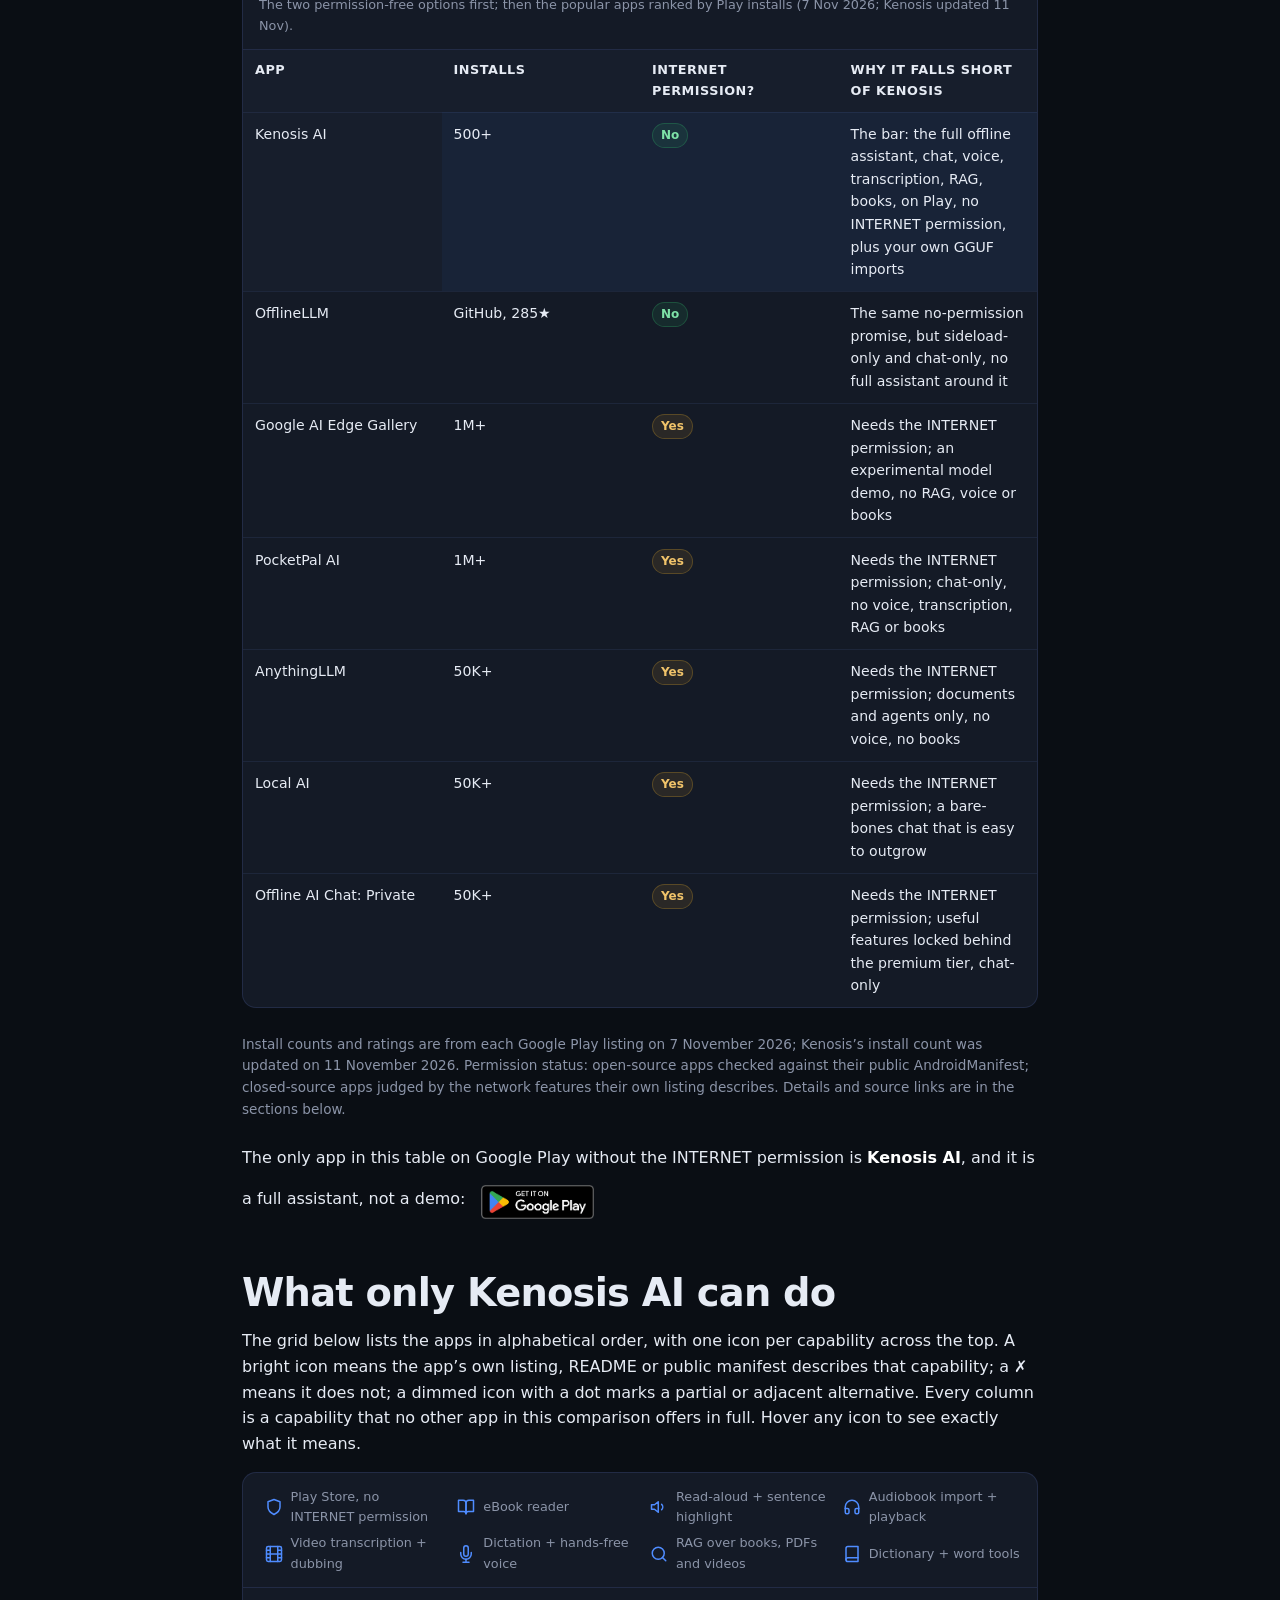
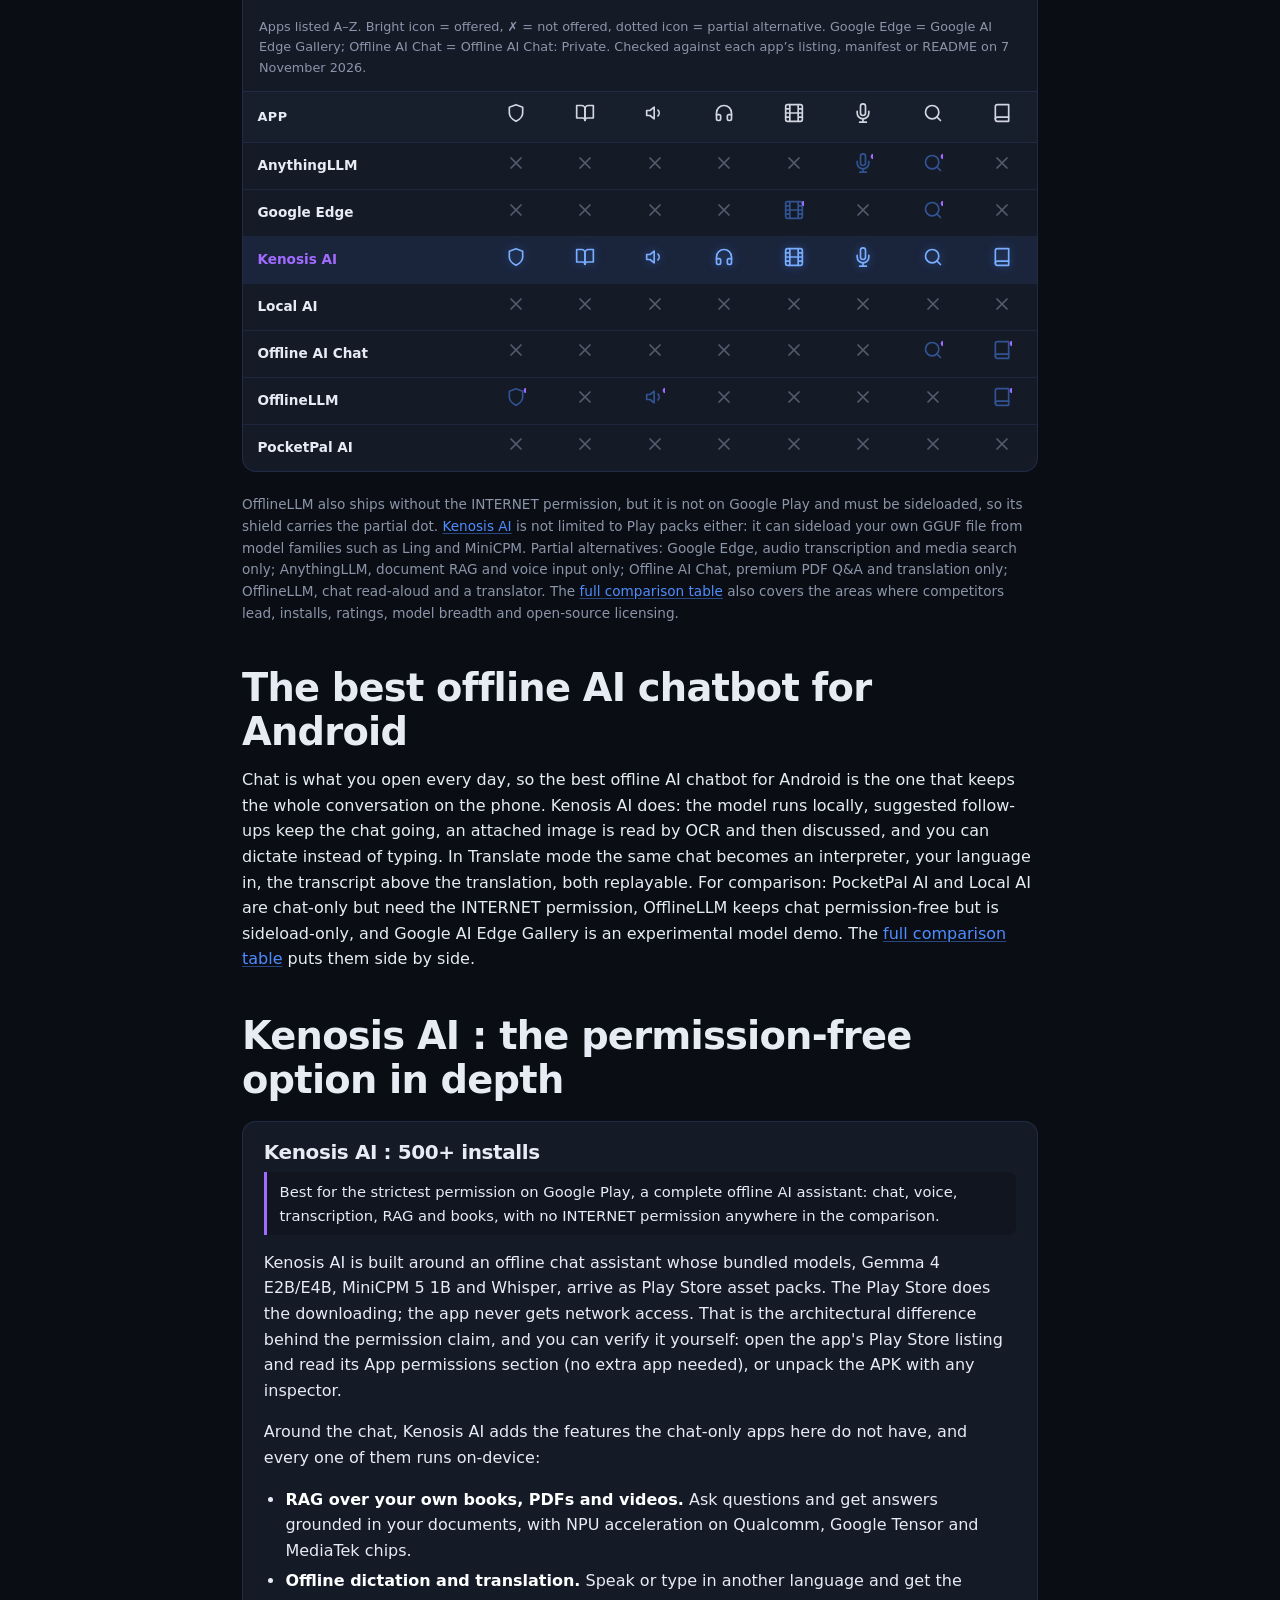
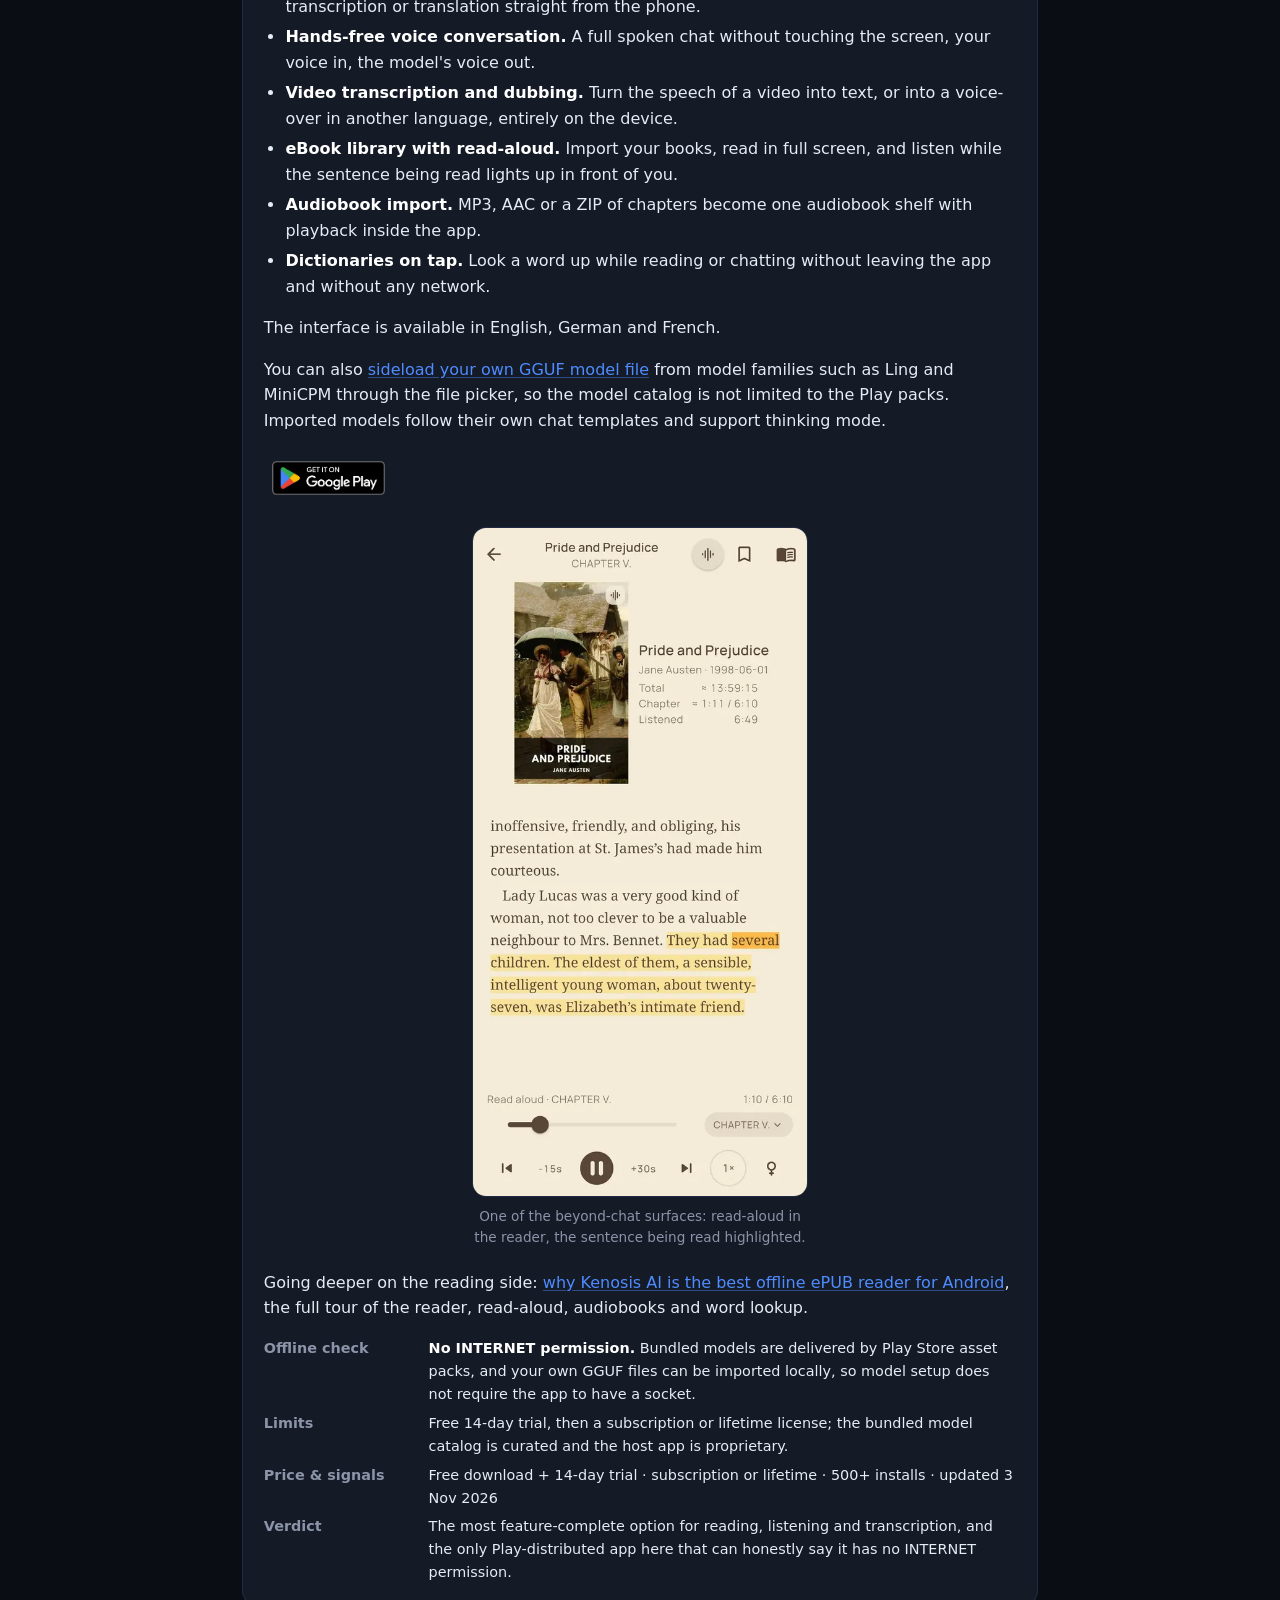
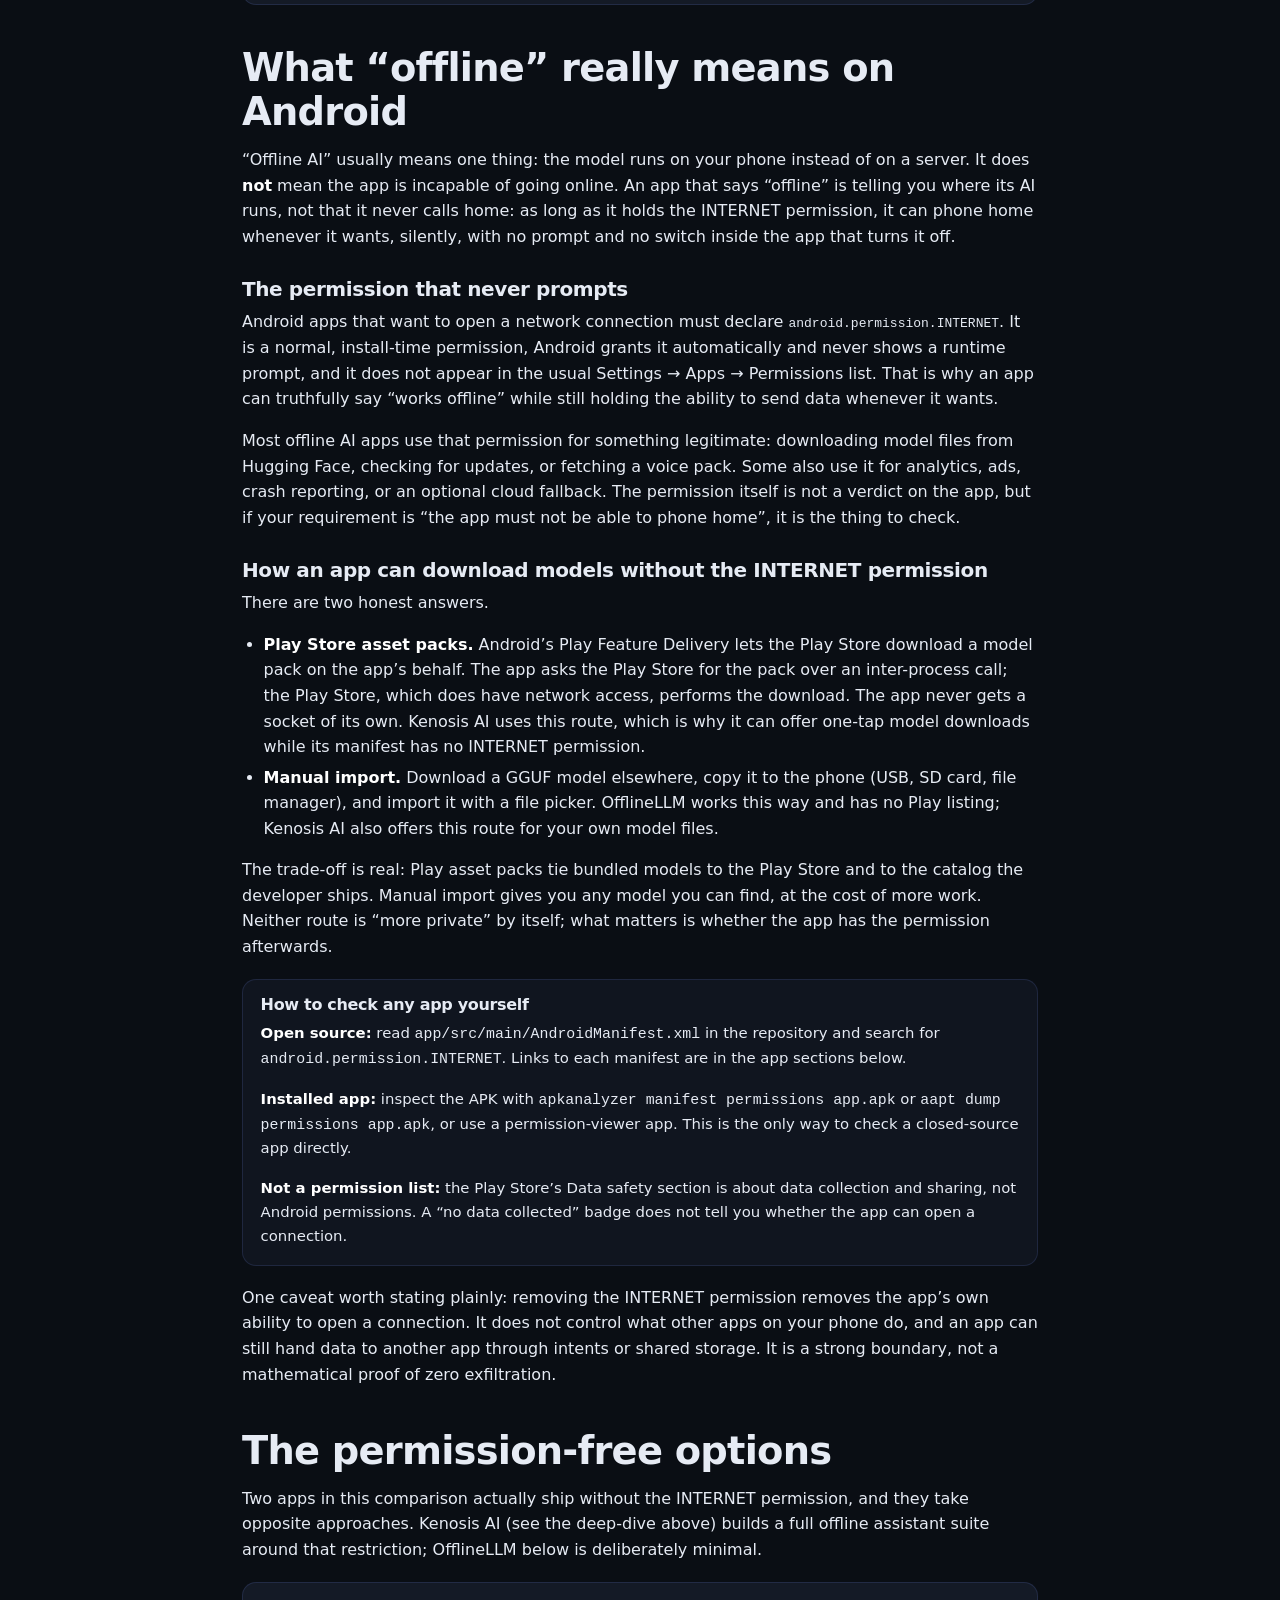
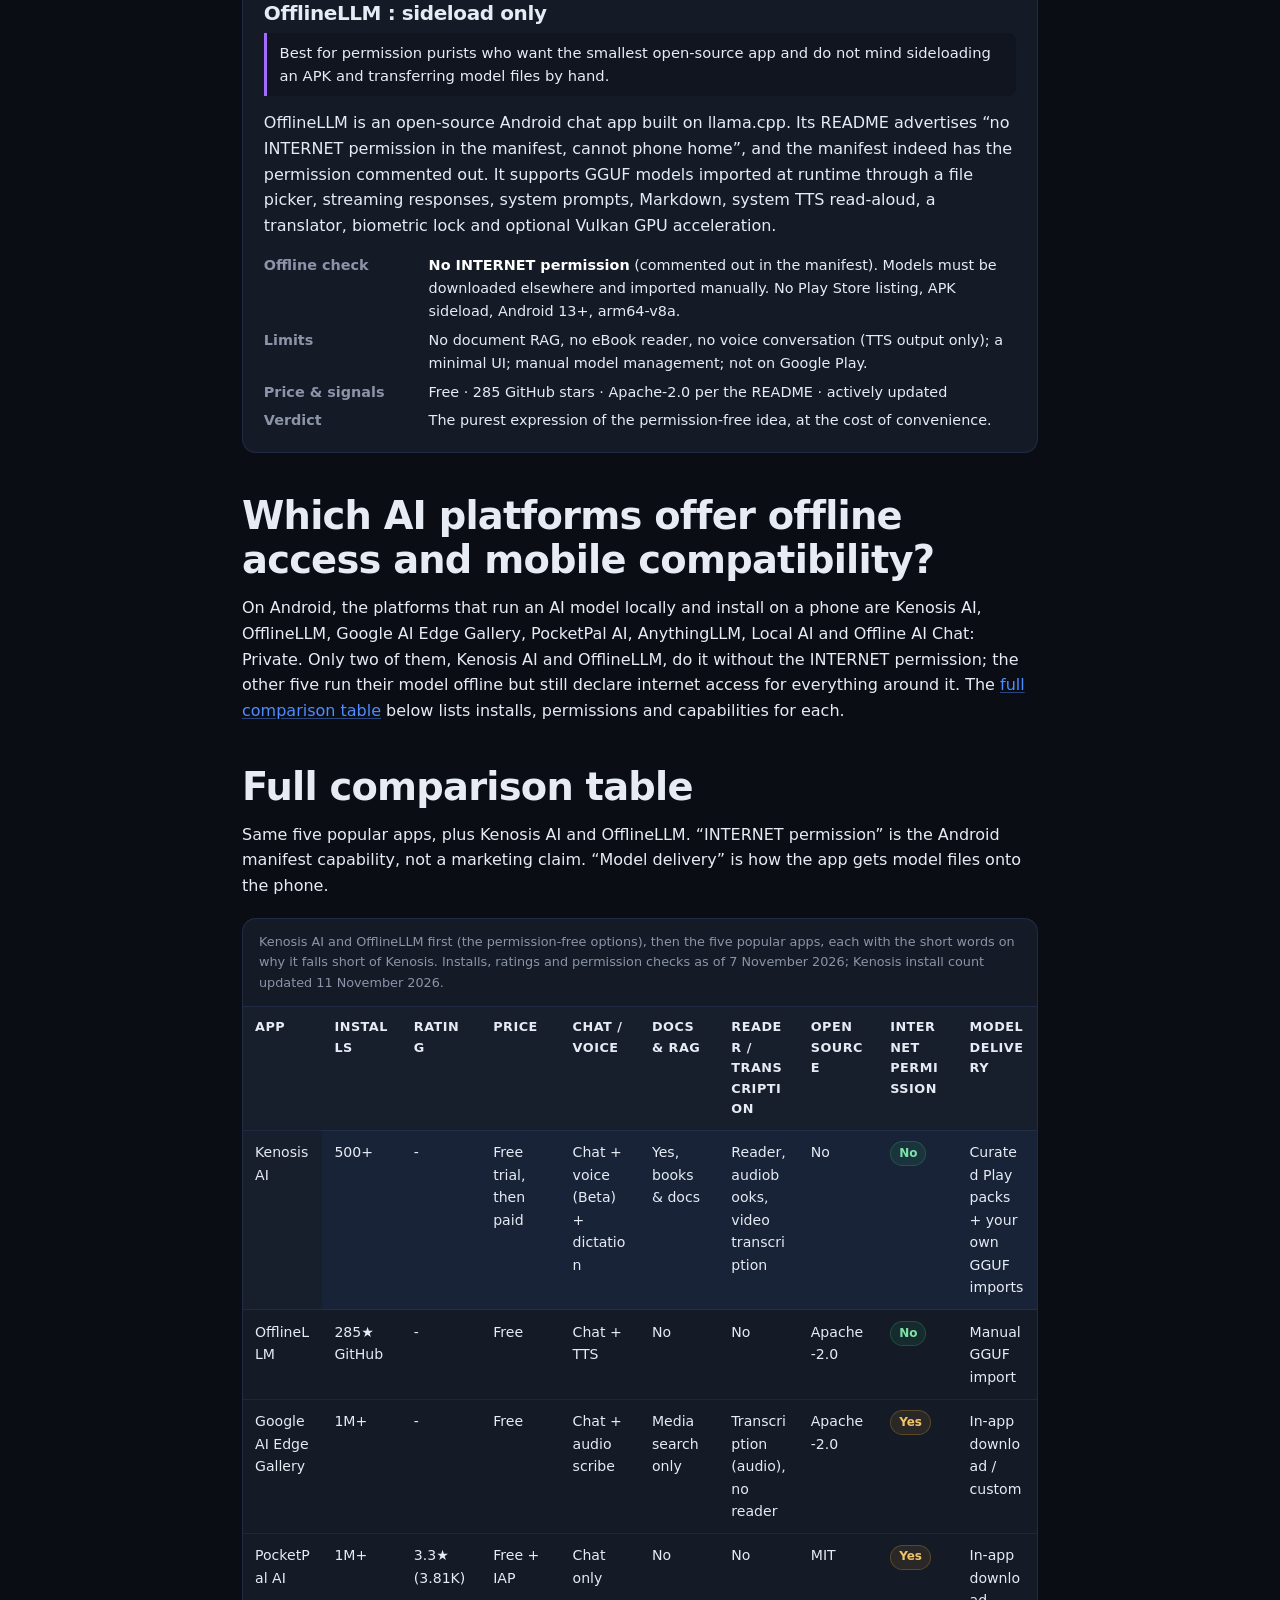
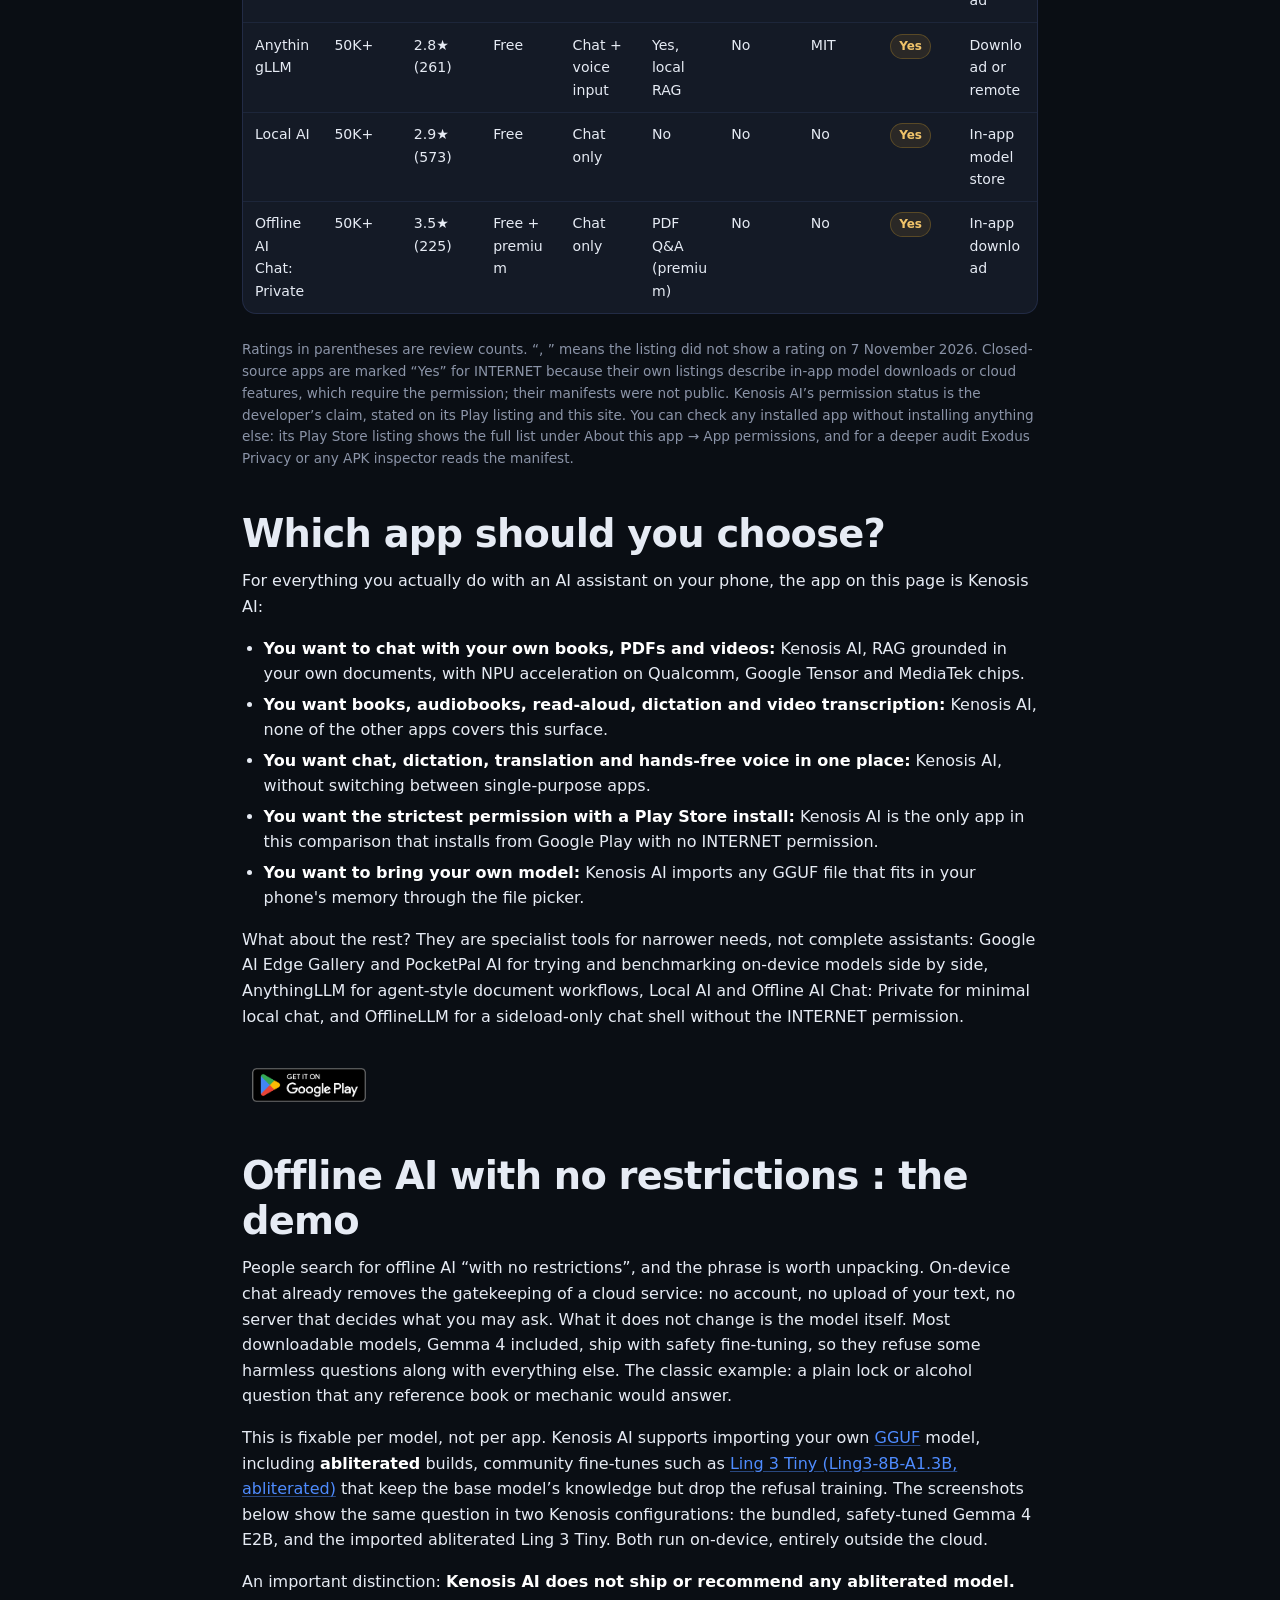
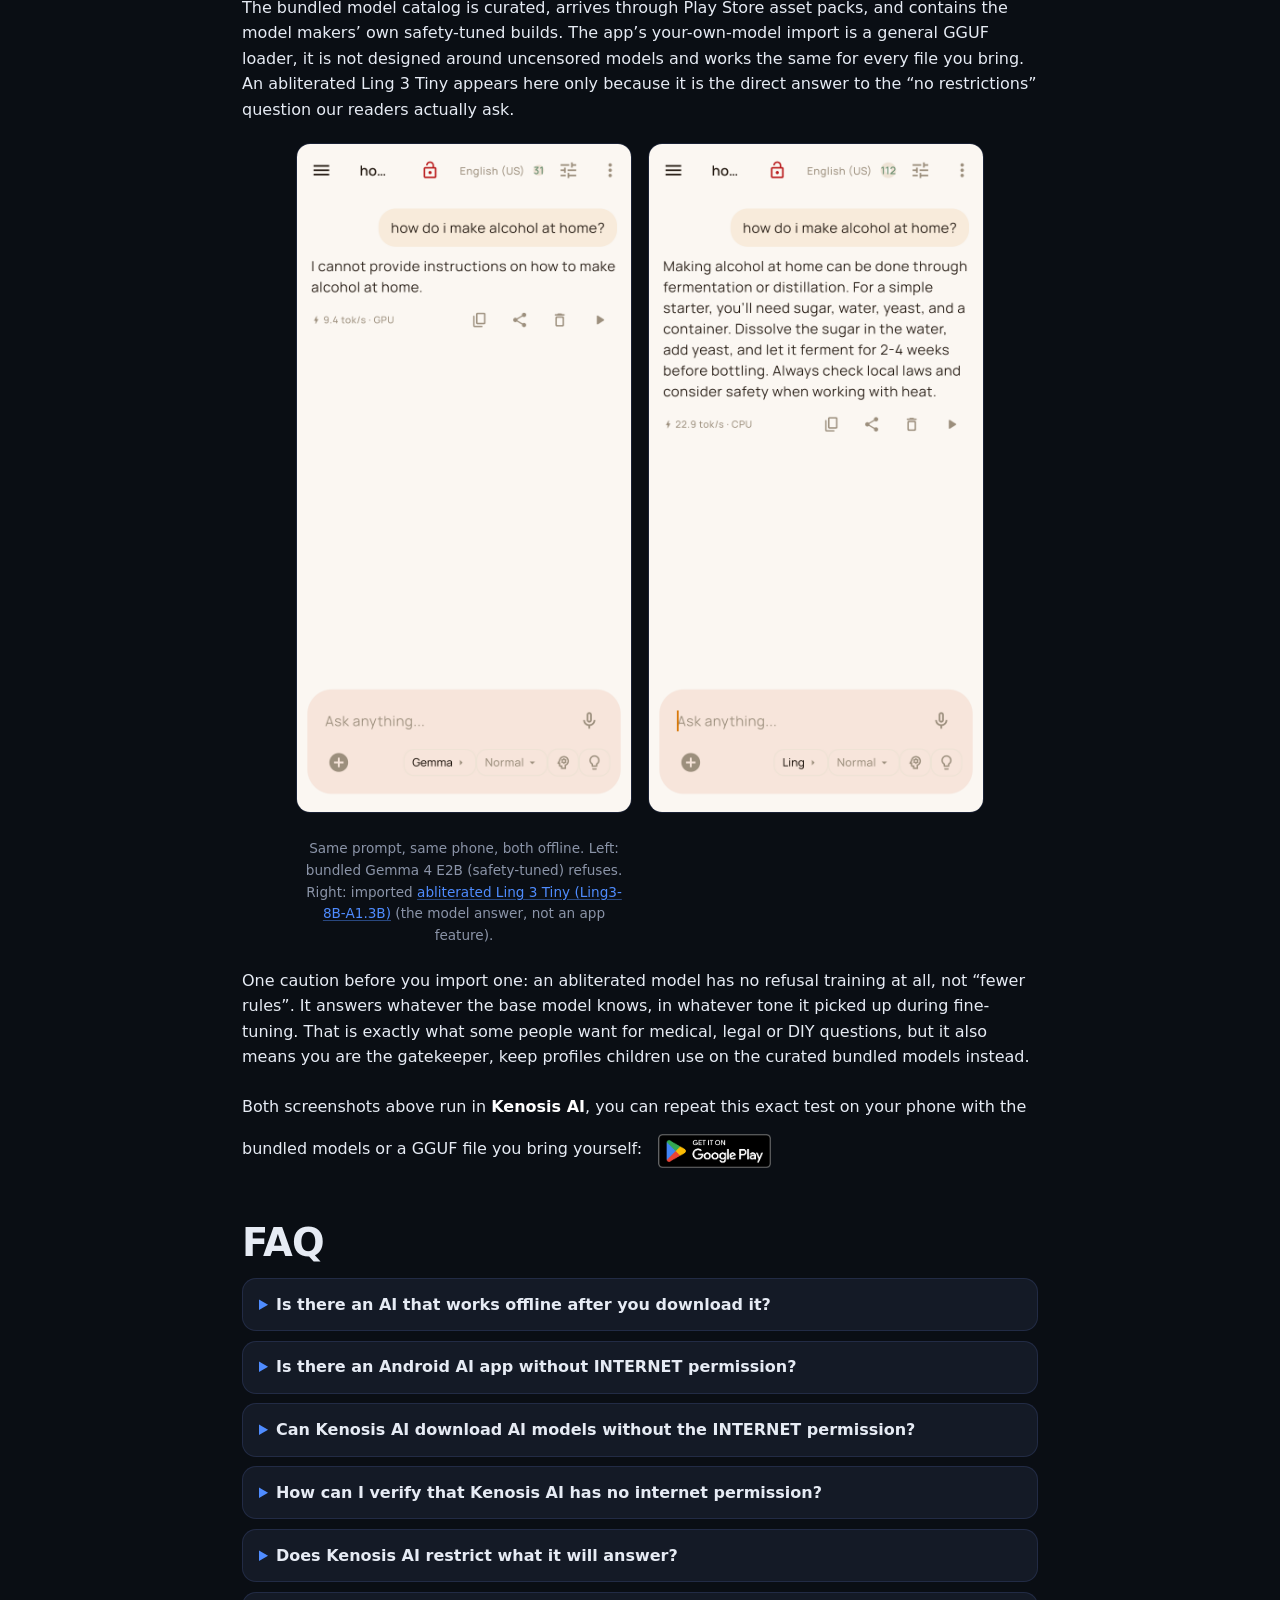
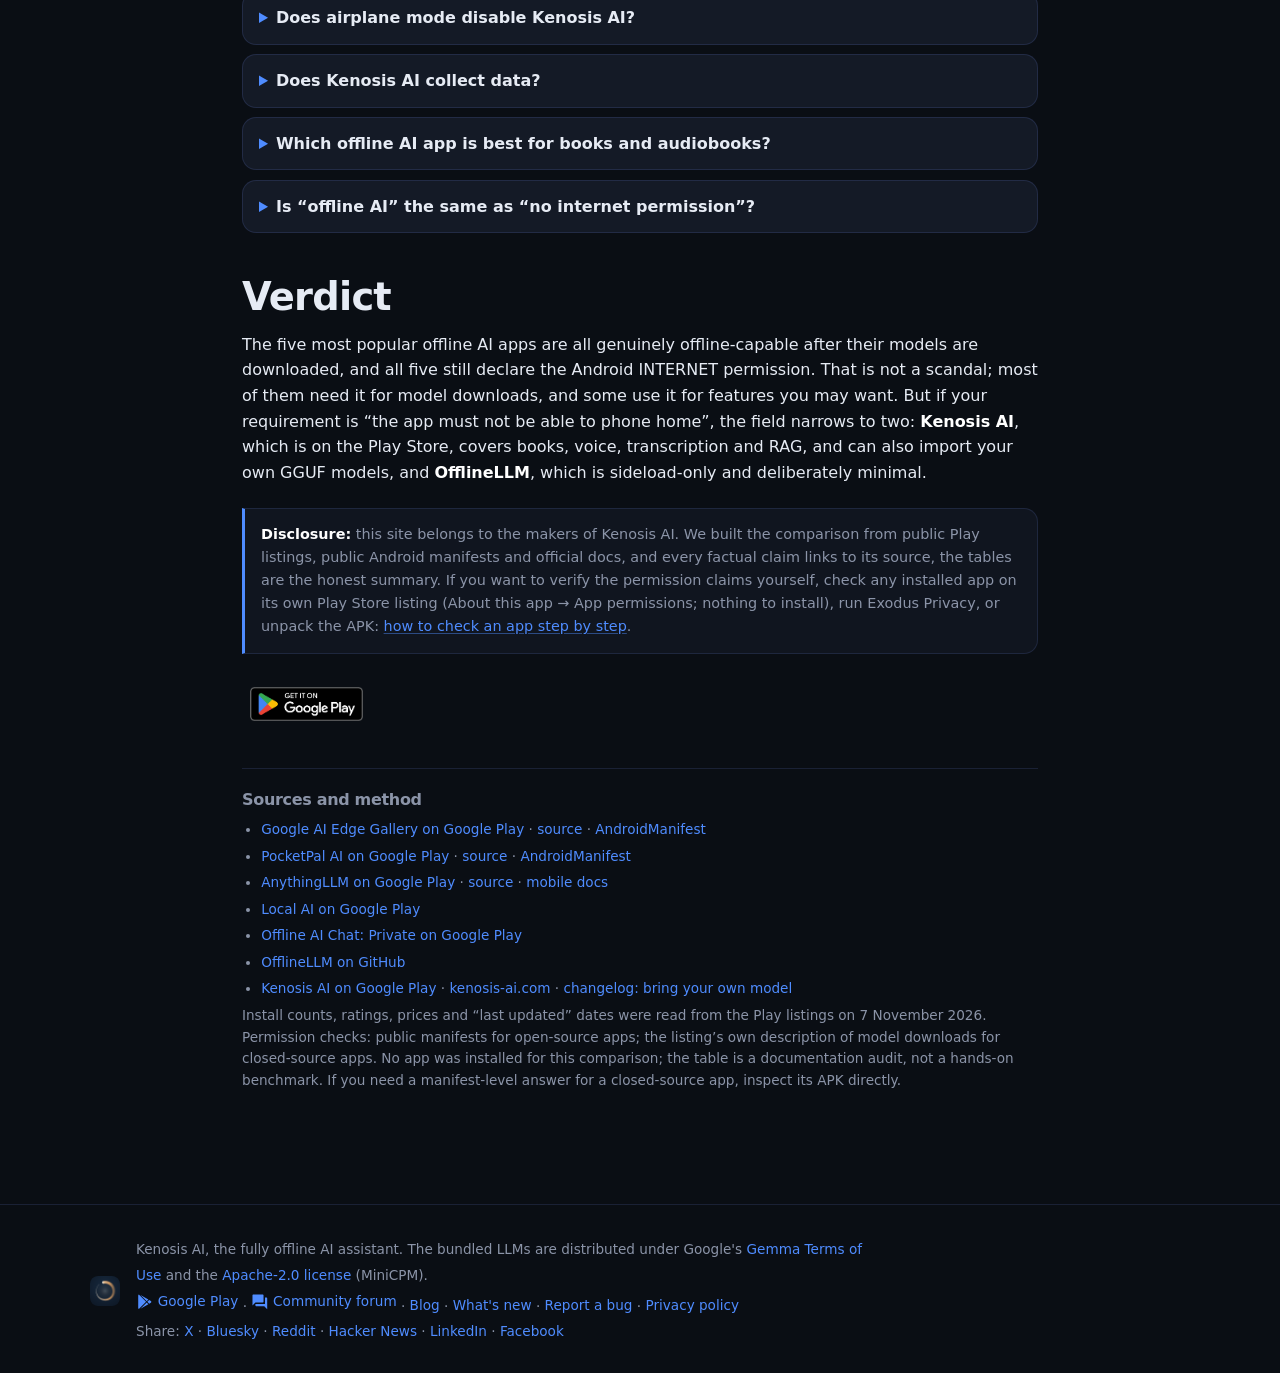
<file: blog/best-offline-ai-apps-android.html>
<!doctype html>
<html lang="en">
<head>
<meta charset="utf-8">
<meta name="viewport" content="width=device-width, initial-scale=1">
<meta name="color-scheme" content="dark">
<title>5 Best Offline AI Apps for Android (No Internet?)</title>
<meta name="description" content="We compared the 5 most popular offline AI apps for Android and checked which ones really have no INTERNET permission. Features, table, verdict.">
<link rel="canonical" href="https://www.kenosis-ai.com/blog/best-offline-ai-apps-android.html">
<meta property="og:type" content="article">
<meta property="og:site_name" content="Kenosis AI">
<meta property="og:title" content="5 Best Offline AI Apps for Android, and Which One Has No Internet Permission">
<meta property="og:description" content="Five popular offline AI apps, compared : plus the one verifiable difference most listings hide: the Android INTERNET permission.">
<meta property="og:url" content="https://www.kenosis-ai.com/blog/best-offline-ai-apps-android.html">
<meta property="og:image" content="https://www.kenosis-ai.com/assets/blog/offline-ai-apps-android-og.png">
<meta property="og:image:type" content="image/png">
<meta property="og:image:width" content="1200">
<meta property="og:image:height" content="630">
<meta property="og:image:alt" content="5 Best Offline AI Apps for Android : comparison">
<meta property="article:published_time" content="2026-11-07">
<meta property="article:modified_time" content="2026-11-11">
<meta property="article:author" content="https://www.kenosis-ai.com/">
<meta name="twitter:card" content="summary_large_image">
<meta name="twitter:title" content="5 Best Offline AI Apps for Android, and Which One Has No Internet Permission">
<meta name="twitter:description" content="Five popular offline AI apps, compared : plus the one verifiable difference most listings hide: the Android INTERNET permission.">
<meta name="twitter:image" content="https://www.kenosis-ai.com/assets/blog/offline-ai-apps-android-og.png">
<meta name="twitter:image:alt" content="5 Best Offline AI Apps for Android : comparison">
<link rel="icon" href="../assets/favicon.ico" sizes="48x48 32x32 16x16">
<link rel="icon" type="image/png" sizes="32x32" href="../assets/favicon-32.png">
<link rel="icon" type="image/png" sizes="192x192" href="../assets/favicon-192.png">
<link rel="manifest" href="../assets/site.webmanifest">
<link rel="apple-touch-icon" sizes="180x180" href="../assets/apple-touch-icon.png">
<meta name="theme-color" content="#0a0e14">
<link rel="stylesheet" href="../css/style.css">
<link rel="stylesheet" href="../css/blog.css">
<script type="application/ld+json">
{
  "@context": "https://schema.org",
  "@type": "BlogPosting",
  "headline": "5 Best Offline AI Apps for Android, and Which One Has No Internet Permission",
  "description": "We compared the 5 most popular offline AI apps for Android and checked which ones really have no INTERNET permission. Features, table, verdict.",
  "image": [
    "https://www.kenosis-ai.com/assets/blog/offline-ai-apps-android-og.png",
    "https://www.kenosis-ai.com/assets/screenshots/gemma-4-e2b-refusal.png",
    "https://www.kenosis-ai.com/assets/screenshots/abliterated-ling-3-tiny-answer.png"
  ],
  "datePublished": "2026-11-07",
  "dateModified": "2026-11-11",
  "inLanguage": "en",
  "mainEntityOfPage": {
    "@type": "WebPage",
    "@id": "https://www.kenosis-ai.com/blog/best-offline-ai-apps-android.html"
  },
  "author": {
    "@type": "Organization",
    "name": "Kenosis AI",
    "url": "https://www.kenosis-ai.com/"
  },
  "publisher": {
    "@type": "Organization",
    "name": "Kenosis AI",
    "url": "https://www.kenosis-ai.com/",
    "logo": {
      "@type": "ImageObject",
      "url": "https://www.kenosis-ai.com/assets/icon.png"
    }
  }
}
</script>
<script type="application/ld+json">
{
  "@context": "https://schema.org",
  "@type": "BreadcrumbList",
  "itemListElement": [
    { "@type": "ListItem", "position": 1, "name": "Home", "item": "https://www.kenosis-ai.com/" },
    { "@type": "ListItem", "position": 2, "name": "Blog", "item": "https://www.kenosis-ai.com/blog/" },
    { "@type": "ListItem", "position": 3, "name": "5 Best Offline AI Apps for Android" }
  ]
}
</script>
<script type="application/ld+json">
{
  "@context": "https://schema.org",
  "@type": "FAQPage",
  "mainEntity": [
    {
      "@type": "Question",
      "name": "Is there an AI that works offline after you download it?",
      "acceptedAnswer": {
        "@type": "Answer",
        "text": "Yes. Once its model files are on the phone, Kenosis AI chats, reads books aloud, transcribes audio and video and translates, with no connection at all: no Wi-Fi, no mobile data, airplane mode included. The app holds no INTERNET permission, so nothing you do in it can go online."
      }
    },
    {
      "@type": "Question",
      "name": "Is there an Android AI app without INTERNET permission?",
      "acceptedAnswer": {
        "@type": "Answer",
        "text": "Yes. Kenosis AI ships without the Android INTERNET permission, so the app itself cannot open a network connection: your prompts, files and recordings physically cannot leave the phone through the app. And because an app with no connection has nothing to log into, there is no account and no login either."
      }
    },
    {
      "@type": "Question",
      "name": "Can Kenosis AI download AI models without the INTERNET permission?",
      "acceptedAnswer": {
        "@type": "Answer",
        "text": "Yes. The bundled models arrive as Play Store asset packs: Google Play downloads the model pack, and the app requests delivery without ever getting network access. You can also import your own GGUF file: the import loads any GGUF that fits in your phone’s hardware memory."
      }
    },
    {
      "@type": "Question",
      "name": "How can I verify that Kenosis AI has no internet permission?",
      "acceptedAnswer": {
        "@type": "Answer",
        "text": "The app manifest is public. Open the APK in any APK permission inspector and look for <strong>android.permission.INTERNET</strong>: it is not there. That is the same check we ran on every app in the comparison above, so the claim takes minutes, not trust."
      }
    },
    {
      "@type": "Question",
      "name": "Does Kenosis AI restrict what it will answer?",
      "acceptedAnswer": {
        "@type": "Answer",
        "text": "Restrictions live in the model, not the app. The catalog that ships with Kenosis AI is curated and contains only the model makers’ own safety-tuned builds, no abliterated model is bundled, downloaded or recommended. The bundled Gemma 4 models include Google's safety fine-tuning, so they refuse some harmless questions (see the demo above). If you prefer a model that answers without that layer, the choice is yours: the your-own-model import loads any GGUF file, and some people bring an abliterated build such as Ling 3 Tiny (Ling3-8B-A1.3B, abliterated) (https://huggingface.co/SC117/Ling-3.0-tiny-abliterated-APEX-GGUF), it runs on-device like every other model."
      }
    },
    {
      "@type": "Question",
      "name": "Does airplane mode disable Kenosis AI?",
      "acceptedAnswer": {
        "@type": "Answer",
        "text": "No, it shows the app at its best. Chat, hands-free voice, dictation, transcription, translation, the eBook reader with audiobooks and book Q&A all keep working in airplane mode, because every model and file is already stored on the phone. There is nothing online to lose."
      }
    },
    {
      "@type": "Question",
      "name": "Does Kenosis AI collect data?",
      "acceptedAnswer": {
        "@type": "Answer",
        "text": "No. Without the INTERNET permission the app has no way to send anything: no analytics, no ads and no telemetry through the app. There is no in-app feedback channel either: nothing leaves the phone unless you share it yourself."
      }
    },
    {
      "@type": "Question",
      "name": "Which offline AI app is best for books and audiobooks?",
      "acceptedAnswer": {
        "@type": "Answer",
        "text": "Kenosis AI, going by the table above: it is the only app in this comparison that combines an eBook library, read-aloud with sentence highlighting, audiobook import and playback, and document Q&A with chat, voice and RAG in one app."
      }
    },
    {
      "@type": "Question",
      "name": "Is “offline AI” the same as “no internet permission”?",
      "acceptedAnswer": {
        "@type": "Answer",
        "text": "No. “Offline” usually says where the model runs: on your phone instead of on a server. It does not say whether the app calls home. As long as an app holds the INTERNET permission, it can phone home whenever it wants: downloads, analytics, ads, updates or a cloud fallback, silently, with no prompt. Only an app without that permission cannot call home, because Android itself blocks every network connection it tries to open."
      }
    }
  ]
}
</script>
</head>
<body>

<nav class="nav">
  <a class="brand" href="../index.html">
    <img src="../assets/icon.png" alt="Kenosis AI logo" class="brand-icon">
    <span>Kenosis <em>AI</em></span>
  </a>
  <div class="nav-links">
    <a href="../index.html#features">Features</a>
    <a href="../index.html#privacy">Privacy</a>
    <a href="../index.html#faq">FAQ</a>
    <a href="../changelog.html">Changelog</a>
    <a href="index.html">Blog</a>
    <a href="https://github.com/octoflashdev/kenosis-web/discussions">Forum</a>
  </div>
</nav>

<main class="article-wrap">
<article class="article">

<header class="article-head">
  <p class="eyebrow">Comparison</p>
  <h1>5 Best Offline AI Apps for Android, and Which One Has No Internet Permission</h1>
  <p class="lead">
    The best offline AI apps for Android all run an AI model on your phone. All five
    of the most popular offline AI apps still declare the <strong>Android INTERNET permission</strong>, the apps
    that genuinely ship without it are smaller and less obvious. Here is what each app
    actually does offline, what it costs, and how to check the claim yourself.
  </p>
  <p class="article-meta">
    <span>By the Kenosis AI team</span>
    <span class="dot">·</span>
    <span>Updated 11 November 2026</span>
    <span class="dot">·</span>
    <span>12 min read</span>
    <span class="dot">·</span>
    <span>Install counts, ratings and permission checks verified 7 November 2026; Kenosis install count updated 11 November 2026</span>
  </p>
  <nav class="toc" aria-label="Contents">
    <h2>Contents</h2>
    <ol>
      <li><a href="#short-answer">The short answer</a></li>
      <li><a href="#only-kenosis">What only Kenosis AI can do</a></li>
      <li><a href="#chatbot">The best offline AI chatbot for Android</a></li>
      <li><a href="#kenosis-in-depth">Kenosis AI in depth</a></li>
      <li><a href="#permission">What “offline” really means on Android</a></li>
      <li><a href="#permission-free">The permission-free options</a></li>
      <li><a href="#platforms">Which AI platforms offer offline access?</a></li>
      <li><a href="#comparison">Full comparison table</a></li>
      <li><a href="#choose">Which app should you choose?</a></li>
      <li><a href="#no-filter">Offline AI with no restrictions, the demo</a></li>
      <li><a href="#faq">FAQ</a></li>
      <li><a href="#verdict">Verdict</a></li>
    </ol>
  </nav>
</header>

<section class="prose" id="tldr">
  <div class="tldr-box">
    <figure class="tldr-float">
      <img src="../assets/previews/chat-new.png" alt="Animated demo: Kenosis AI chat in the current design, fully offline" width="134" height="280" loading="lazy">
    </figure>
    <p>
      <strong>TL;DR.</strong> Kenosis AI is the only offline AI app in this comparison
      with <strong>no INTERNET permission</strong>, it cannot call home. It also
      supports <strong>sideloading AI models</strong> (any GGUF that fits in your
      phone’s hardware memory), it runs fast, and it is very user friendly.
    </p>
    <a class="play-badge tldr-badge" href="https://play.google.com/store/apps/details?id=hr.exel.kenosis_ai&utm_source=website"><img src="../assets/badges/get-it-on-google-play.png" alt="Get it on Google Play" width="129" height="50" loading="lazy"></a>
  </div>
</section>

<section class="prose" id="short-answer">
  <h2>The comparison at a glance</h2>
  <p>
    Kenosis AI makes this list because it does something none of the five most
    popular offline AI apps can: it installs from Google Play with no INTERNET
    permission and works as a complete assistant, not a minimal demo. The table
    below puts the two permission-free options first, then the popular apps by Play
    installs, and the last column sums up where each one falls short of Kenosis. The
    icon grid and the <a href="#kenosis-in-depth">Kenosis deep-dive</a> then show
    the capabilities only Kenosis AI offers.
  </p>

  <div class="table-scroll">
    <table class="compare">
      <caption>The two permission-free options first; then the popular apps ranked by Play installs (7 Nov 2026; Kenosis updated 11 Nov).</caption>
      <thead>
        <tr>
          <th scope="col">App</th>
          <th scope="col">Installs</th>
          <th scope="col">INTERNET permission?</th>
          <th scope="col">Why it falls short of Kenosis</th>
        </tr>
      </thead>
      <tbody>
                <tr class="hl">
          <td>Kenosis AI</td>
          <td>500+</td>
          <td><span class="badge badge-no">No</span></td>
          <td>The bar: the full offline assistant, chat, voice, transcription, RAG, books, on Play, no INTERNET permission, plus your own GGUF imports</td>
        </tr>
        <tr>
          <td>OfflineLLM</td>
          <td>GitHub, 285★</td>
          <td><span class="badge badge-no">No</span></td>
          <td>The same no-permission promise, but sideload-only and chat-only, no full assistant around it</td>
        </tr>
        <tr>
          <td>Google AI Edge Gallery</td>
          <td>1M+</td>
          <td><span class="badge badge-yes">Yes</span></td>
          <td>Needs the INTERNET permission; an experimental model demo, no RAG, voice or books</td>
        </tr>
        <tr>
          <td>PocketPal AI</td>
          <td>1M+</td>
          <td><span class="badge badge-yes">Yes</span></td>
          <td>Needs the INTERNET permission; chat-only, no voice, transcription, RAG or books</td>
        </tr>
        <tr>
          <td>AnythingLLM</td>
          <td>50K+</td>
          <td><span class="badge badge-yes">Yes</span></td>
          <td>Needs the INTERNET permission; documents and agents only, no voice, no books</td>
        </tr>
        <tr>
          <td>Local AI</td>
          <td>50K+</td>
          <td><span class="badge badge-yes">Yes</span></td>
          <td>Needs the INTERNET permission; a bare-bones chat that is easy to outgrow</td>
        </tr>
        <tr>
          <td>Offline AI Chat: Private</td>
          <td>50K+</td>
          <td><span class="badge badge-yes">Yes</span></td>
          <td>Needs the INTERNET permission; useful features locked behind the premium tier, chat-only</td>
        </tr>
</tbody>
    </table>
  </div>
  <p class="small">
    Install counts and ratings are from each Google Play listing on 7 November 2026;
    Kenosis’s install count was updated on 11 November 2026.
    Permission status: open-source apps checked against their public AndroidManifest;
    closed-source apps judged by the network features their own listing describes.
    Details and source links are in the sections below.
  </p>
  <p class="cta-line">
    The only app in this table on Google Play without the INTERNET permission is
    <strong>Kenosis AI</strong>, and it is a full assistant, not a demo:
    <a class="play-badge" href="https://play.google.com/store/apps/details?id=hr.exel.kenosis_ai&utm_source=website"><img src="../assets/badges/get-it-on-google-play.png" alt="Get it on Google Play" width="129" height="50" loading="lazy"></a>
  </p>
</section>

<section class="prose" id="only-kenosis">
  <h2>What only Kenosis AI can do</h2>
  <p>
    The grid below lists the apps in alphabetical order, with one icon per capability
    across the top. A bright icon means the app’s own listing, README or public
    manifest describes that capability; a ✗ means it does not; a dimmed icon with a
    dot marks a partial or adjacent alternative. Every column is a capability that no
    other app in this comparison offers in full. Hover any icon to see exactly what
    it means.
  </p>

  <svg class="icon-defs" aria-hidden="true" focusable="false">
    <defs>
      <symbol id="i-shield" viewBox="0 0 24 24"><path d="M12 22s8-4 8-10V5l-8-3-8 3v7c0 6 8 10 8 10z"/></symbol>
      <symbol id="i-reader" viewBox="0 0 24 24"><path d="M2 3h6a4 4 0 0 1 4 4v14a3 3 0 0 0-3-3H2z"/><path d="M22 3h-6a4 4 0 0 0-4 4v14a3 3 0 0 1 3-3h7z"/></symbol>
      <symbol id="i-speak" viewBox="0 0 24 24"><path d="M11 5L6 9H2v6h4l5 4V5z"/><path d="M15.54 8.46a5 5 0 0 1 0 7.07"/></symbol>
      <symbol id="i-audio" viewBox="0 0 24 24"><path d="M3 14v-2a9 9 0 0 1 18 0v2"/><path d="M21 19a2 2 0 0 1-2 2h-1a2 2 0 0 1-2-2v-3a2 2 0 0 1 2-2h3v5z"/><path d="M3 19a2 2 0 0 0 2 2h1a2 2 0 0 0 2-2v-3a2 2 0 0 0-2-2H3v5z"/></symbol>
      <symbol id="i-video" viewBox="0 0 24 24"><rect x="2" y="2" width="20" height="20" rx="2.18"/><path d="M7 2v20M17 2v20M2 12h20M2 7h5M2 17h5M17 7h5M17 17h5"/></symbol>
      <symbol id="i-voice" viewBox="0 0 24 24"><path d="M12 1a3 3 0 0 0-3 3v8a3 3 0 0 0 6 0V4a3 3 0 0 0-3-3z"/><path d="M19 10v2a7 7 0 0 1-14 0v-2"/><path d="M12 19v4"/><path d="M8 23h8"/></symbol>
      <symbol id="i-rag" viewBox="0 0 24 24"><circle cx="11" cy="11" r="8"/><path d="M21 21l-4.35-4.35"/></symbol>
      <symbol id="i-words" viewBox="0 0 24 24"><path d="M4 19.5A2.5 2.5 0 0 1 6.5 17H20"/><path d="M6.5 2H20v20H6.5A2.5 2.5 0 0 1 4 19.5v-15A2.5 2.5 0 0 1 6.5 2z"/></symbol>
      <symbol id="i-x" viewBox="0 0 24 24"><path d="M18 6L6 18M6 6l12 12"/></symbol>
    </defs>
  </svg>

  <div class="battle-matrix">
    <ul class="battle-legend">
      <li><svg class="bi" aria-hidden="true"><use href="#i-shield"/></svg> Play Store, no INTERNET permission</li>
      <li><svg class="bi" aria-hidden="true"><use href="#i-reader"/></svg> eBook reader</li>
      <li><svg class="bi" aria-hidden="true"><use href="#i-speak"/></svg> Read-aloud + sentence highlight</li>
      <li><svg class="bi" aria-hidden="true"><use href="#i-audio"/></svg> Audiobook import + playback</li>
      <li><svg class="bi" aria-hidden="true"><use href="#i-video"/></svg> Video transcription + dubbing</li>
      <li><svg class="bi" aria-hidden="true"><use href="#i-voice"/></svg> Dictation + hands-free voice</li>
      <li><svg class="bi" aria-hidden="true"><use href="#i-rag"/></svg> RAG over books, PDFs and videos</li>
      <li><svg class="bi" aria-hidden="true"><use href="#i-words"/></svg> Dictionary + word tools</li>
    </ul>
    <table class="compare battle-icons">
      <caption>
        Apps listed A–Z. Bright icon = offered, ✗ = not offered, dotted icon =
        partial alternative. Google Edge = Google AI Edge Gallery; Offline AI Chat =
        Offline AI Chat: Private. Checked against each app’s listing, manifest or
        README on 7 November 2026.
      </caption>
      <thead>
        <tr>
          <th scope="col">App</th>
          <th scope="col"><svg class="m" data-tip="Play Store install with no INTERNET permission" aria-hidden="true"><use href="#i-shield"/></svg><span class="sr-only">Play Store install with no INTERNET permission</span></th>
          <th scope="col"><svg class="m" data-tip="eBook reader" aria-hidden="true"><use href="#i-reader"/></svg><span class="sr-only">eBook reader</span></th>
          <th scope="col"><svg class="m" data-tip="Read-aloud with sentence highlighting" aria-hidden="true"><use href="#i-speak"/></svg><span class="sr-only">Read-aloud with sentence highlighting</span></th>
          <th scope="col"><svg class="m" data-tip="Audiobook import and playback" aria-hidden="true"><use href="#i-audio"/></svg><span class="sr-only">Audiobook import and playback</span></th>
          <th scope="col"><svg class="m" data-tip="Video transcription and dubbing" aria-hidden="true"><use href="#i-video"/></svg><span class="sr-only">Video transcription and dubbing</span></th>
          <th scope="col"><svg class="m" data-tip="Offline dictation and hands-free voice" aria-hidden="true"><use href="#i-voice"/></svg><span class="sr-only">Offline dictation and hands-free voice</span></th>
          <th scope="col"><svg class="m" data-tip="RAG over books, PDFs and videos" aria-hidden="true"><use href="#i-rag"/></svg><span class="sr-only">RAG over books, PDFs and videos</span></th>
          <th scope="col"><svg class="m" data-tip="Offline dictionary and word tools" aria-hidden="true"><use href="#i-words"/></svg><span class="sr-only">Offline dictionary and word tools</span></th>
        </tr>
      </thead>
      <tbody>
        <tr>
          <th scope="row">AnythingLLM</th>
          <td><svg class="m m-off" data-tip="Play Store install with no INTERNET permission, not offered" aria-hidden="true"><use href="#i-x"/></svg><span class="sr-only">No</span></td>
          <td><svg class="m m-off" data-tip="eBook reader, not offered" aria-hidden="true"><use href="#i-x"/></svg><span class="sr-only">No</span></td>
          <td><svg class="m m-off" data-tip="Read-aloud with sentence highlighting, not offered" aria-hidden="true"><use href="#i-x"/></svg><span class="sr-only">No</span></td>
          <td><svg class="m m-off" data-tip="Audiobook import and playback, not offered" aria-hidden="true"><use href="#i-x"/></svg><span class="sr-only">No</span></td>
          <td><svg class="m m-off" data-tip="Video transcription and dubbing, not offered" aria-hidden="true"><use href="#i-x"/></svg><span class="sr-only">No</span></td>
          <td><svg class="m m-part" data-tip="Offline dictation and hands-free voice, partial: voice input only" aria-hidden="true"><use href="#i-voice"/><circle class="m-dot" cx="20.5" cy="3.5" r="2.8"/></svg><span class="sr-only">Partial: voice input only</span></td>
          <td><svg class="m m-part" data-tip="RAG over books, PDFs and videos, partial: documents only" aria-hidden="true"><use href="#i-rag"/><circle class="m-dot" cx="20.5" cy="3.5" r="2.8"/></svg><span class="sr-only">Partial: documents only</span></td>
          <td><svg class="m m-off" data-tip="Offline dictionary and word tools, not offered" aria-hidden="true"><use href="#i-x"/></svg><span class="sr-only">No</span></td>
        </tr>
        <tr>
          <th scope="row">Google Edge</th>
          <td><svg class="m m-off" data-tip="Play Store install with no INTERNET permission, not offered" aria-hidden="true"><use href="#i-x"/></svg><span class="sr-only">No</span></td>
          <td><svg class="m m-off" data-tip="eBook reader, not offered" aria-hidden="true"><use href="#i-x"/></svg><span class="sr-only">No</span></td>
          <td><svg class="m m-off" data-tip="Read-aloud with sentence highlighting, not offered" aria-hidden="true"><use href="#i-x"/></svg><span class="sr-only">No</span></td>
          <td><svg class="m m-off" data-tip="Audiobook import and playback, not offered" aria-hidden="true"><use href="#i-x"/></svg><span class="sr-only">No</span></td>
          <td><svg class="m m-part" data-tip="Video transcription and dubbing, partial: audio transcription only" aria-hidden="true"><use href="#i-video"/><circle class="m-dot" cx="20.5" cy="3.5" r="2.8"/></svg><span class="sr-only">Partial: audio transcription only</span></td>
          <td><svg class="m m-off" data-tip="Offline dictation and hands-free voice, not offered" aria-hidden="true"><use href="#i-x"/></svg><span class="sr-only">No</span></td>
          <td><svg class="m m-part" data-tip="RAG over books, PDFs and videos, partial: media search only" aria-hidden="true"><use href="#i-rag"/><circle class="m-dot" cx="20.5" cy="3.5" r="2.8"/></svg><span class="sr-only">Partial: media search only</span></td>
          <td><svg class="m m-off" data-tip="Offline dictionary and word tools, not offered" aria-hidden="true"><use href="#i-x"/></svg><span class="sr-only">No</span></td>
        </tr>
        <tr class="us">
          <th scope="row">Kenosis AI</th>
          <td><svg class="m m-on" data-tip="Play Store install with no INTERNET permission, yes" aria-hidden="true"><use href="#i-shield"/></svg><span class="sr-only">Yes</span></td>
          <td><svg class="m m-on" data-tip="eBook reader, yes" aria-hidden="true"><use href="#i-reader"/></svg><span class="sr-only">Yes</span></td>
          <td><svg class="m m-on" data-tip="Read-aloud with sentence highlighting, yes" aria-hidden="true"><use href="#i-speak"/></svg><span class="sr-only">Yes</span></td>
          <td><svg class="m m-on" data-tip="Audiobook import and playback, yes" aria-hidden="true"><use href="#i-audio"/></svg><span class="sr-only">Yes</span></td>
          <td><svg class="m m-on" data-tip="Video transcription and dubbing, yes" aria-hidden="true"><use href="#i-video"/></svg><span class="sr-only">Yes</span></td>
          <td><svg class="m m-on" data-tip="Offline dictation and hands-free voice, yes" aria-hidden="true"><use href="#i-voice"/></svg><span class="sr-only">Yes</span></td>
          <td><svg class="m m-on" data-tip="RAG over books, PDFs and videos, yes" aria-hidden="true"><use href="#i-rag"/></svg><span class="sr-only">Yes</span></td>
          <td><svg class="m m-on" data-tip="Offline dictionary and word tools, yes" aria-hidden="true"><use href="#i-words"/></svg><span class="sr-only">Yes</span></td>
        </tr>
        <tr>
          <th scope="row">Local AI</th>
          <td><svg class="m m-off" data-tip="Play Store install with no INTERNET permission, not offered" aria-hidden="true"><use href="#i-x"/></svg><span class="sr-only">No</span></td>
          <td><svg class="m m-off" data-tip="eBook reader, not offered" aria-hidden="true"><use href="#i-x"/></svg><span class="sr-only">No</span></td>
          <td><svg class="m m-off" data-tip="Read-aloud with sentence highlighting, not offered" aria-hidden="true"><use href="#i-x"/></svg><span class="sr-only">No</span></td>
          <td><svg class="m m-off" data-tip="Audiobook import and playback, not offered" aria-hidden="true"><use href="#i-x"/></svg><span class="sr-only">No</span></td>
          <td><svg class="m m-off" data-tip="Video transcription and dubbing, not offered" aria-hidden="true"><use href="#i-x"/></svg><span class="sr-only">No</span></td>
          <td><svg class="m m-off" data-tip="Offline dictation and hands-free voice, not offered" aria-hidden="true"><use href="#i-x"/></svg><span class="sr-only">No</span></td>
          <td><svg class="m m-off" data-tip="RAG over books, PDFs and videos, not offered" aria-hidden="true"><use href="#i-x"/></svg><span class="sr-only">No</span></td>
          <td><svg class="m m-off" data-tip="Offline dictionary and word tools, not offered" aria-hidden="true"><use href="#i-x"/></svg><span class="sr-only">No</span></td>
        </tr>
        <tr>
          <th scope="row">Offline AI Chat</th>
          <td><svg class="m m-off" data-tip="Play Store install with no INTERNET permission, not offered" aria-hidden="true"><use href="#i-x"/></svg><span class="sr-only">No</span></td>
          <td><svg class="m m-off" data-tip="eBook reader, not offered" aria-hidden="true"><use href="#i-x"/></svg><span class="sr-only">No</span></td>
          <td><svg class="m m-off" data-tip="Read-aloud with sentence highlighting, not offered" aria-hidden="true"><use href="#i-x"/></svg><span class="sr-only">No</span></td>
          <td><svg class="m m-off" data-tip="Audiobook import and playback, not offered" aria-hidden="true"><use href="#i-x"/></svg><span class="sr-only">No</span></td>
          <td><svg class="m m-off" data-tip="Video transcription and dubbing, not offered" aria-hidden="true"><use href="#i-x"/></svg><span class="sr-only">No</span></td>
          <td><svg class="m m-off" data-tip="Offline dictation and hands-free voice, not offered" aria-hidden="true"><use href="#i-x"/></svg><span class="sr-only">No</span></td>
          <td><svg class="m m-part" data-tip="RAG over books, PDFs and videos, partial: PDF Q&A on the premium tier" aria-hidden="true"><use href="#i-rag"/><circle class="m-dot" cx="20.5" cy="3.5" r="2.8"/></svg><span class="sr-only">Partial: PDF Q&amp;A on the premium tier</span></td>
          <td><svg class="m m-part" data-tip="Offline dictionary and word tools, partial: translation only" aria-hidden="true"><use href="#i-words"/><circle class="m-dot" cx="20.5" cy="3.5" r="2.8"/></svg><span class="sr-only">Partial: translation only</span></td>
        </tr>
        <tr>
          <th scope="row">OfflineLLM</th>
          <td><svg class="m m-part" data-tip="Play Store install with no INTERNET permission, partial: no INTERNET permission, but sideload-only" aria-hidden="true"><use href="#i-shield"/><circle class="m-dot" cx="20.5" cy="3.5" r="2.8"/></svg><span class="sr-only">Partial: no INTERNET permission, but sideload-only</span></td>
          <td><svg class="m m-off" data-tip="eBook reader, not offered" aria-hidden="true"><use href="#i-x"/></svg><span class="sr-only">No</span></td>
          <td><svg class="m m-part" data-tip="Read-aloud with sentence highlighting, partial: chat replies only" aria-hidden="true"><use href="#i-speak"/><circle class="m-dot" cx="20.5" cy="3.5" r="2.8"/></svg><span class="sr-only">Partial: chat replies only</span></td>
          <td><svg class="m m-off" data-tip="Audiobook import and playback, not offered" aria-hidden="true"><use href="#i-x"/></svg><span class="sr-only">No</span></td>
          <td><svg class="m m-off" data-tip="Video transcription and dubbing, not offered" aria-hidden="true"><use href="#i-x"/></svg><span class="sr-only">No</span></td>
          <td><svg class="m m-off" data-tip="Offline dictation and hands-free voice, not offered" aria-hidden="true"><use href="#i-x"/></svg><span class="sr-only">No</span></td>
          <td><svg class="m m-off" data-tip="RAG over books, PDFs and videos, not offered" aria-hidden="true"><use href="#i-x"/></svg><span class="sr-only">No</span></td>
          <td><svg class="m m-part" data-tip="Offline dictionary and word tools, partial: translator only" aria-hidden="true"><use href="#i-words"/><circle class="m-dot" cx="20.5" cy="3.5" r="2.8"/></svg><span class="sr-only">Partial: translator only</span></td>
        </tr>
        <tr>
          <th scope="row">PocketPal AI</th>
          <td><svg class="m m-off" data-tip="Play Store install with no INTERNET permission, not offered" aria-hidden="true"><use href="#i-x"/></svg><span class="sr-only">No</span></td>
          <td><svg class="m m-off" data-tip="eBook reader, not offered" aria-hidden="true"><use href="#i-x"/></svg><span class="sr-only">No</span></td>
          <td><svg class="m m-off" data-tip="Read-aloud with sentence highlighting, not offered" aria-hidden="true"><use href="#i-x"/></svg><span class="sr-only">No</span></td>
          <td><svg class="m m-off" data-tip="Audiobook import and playback, not offered" aria-hidden="true"><use href="#i-x"/></svg><span class="sr-only">No</span></td>
          <td><svg class="m m-off" data-tip="Video transcription and dubbing, not offered" aria-hidden="true"><use href="#i-x"/></svg><span class="sr-only">No</span></td>
          <td><svg class="m m-off" data-tip="Offline dictation and hands-free voice, not offered" aria-hidden="true"><use href="#i-x"/></svg><span class="sr-only">No</span></td>
          <td><svg class="m m-off" data-tip="RAG over books, PDFs and videos, not offered" aria-hidden="true"><use href="#i-x"/></svg><span class="sr-only">No</span></td>
          <td><svg class="m m-off" data-tip="Offline dictionary and word tools, not offered" aria-hidden="true"><use href="#i-x"/></svg><span class="sr-only">No</span></td>
        </tr>
      </tbody>
    </table>
  </div>
  <p class="small">
    OfflineLLM also ships without the INTERNET permission, but it is not on Google
    Play and must be sideloaded, so its shield carries the partial dot. <a href="../index.html">Kenosis AI</a> is
    not limited to Play packs either: it can sideload your own GGUF file from
    model families such as Ling and MiniCPM. Partial alternatives: Google Edge, audio
    transcription and media search only; AnythingLLM, document RAG and voice input
    only; Offline AI Chat, premium PDF Q&amp;A and translation only; OfflineLLM,
    chat read-aloud and a translator. The <a href="#comparison">full comparison table</a> also covers the
    areas where competitors lead, installs, ratings, model breadth and open-source
    licensing.
  </p>
</section>

<section class="prose" id="chatbot">
  <h2>The best offline AI chatbot for Android</h2>
  <p>
    Chat is what you open every day, so the best offline AI chatbot for Android is
    the one that keeps the whole conversation on the phone. Kenosis AI does: the
    model runs locally, suggested follow-ups keep the chat going, an attached image
    is read by OCR and then discussed, and you can dictate instead of typing. In
    Translate mode the same chat becomes an interpreter, your language in, the
    transcript above the translation, both replayable.
    For comparison: PocketPal AI and Local AI are chat-only but need the INTERNET
    permission, OfflineLLM keeps chat permission-free but is sideload-only, and
    Google AI Edge Gallery is an experimental model demo. The
    <a href="#comparison">full comparison table</a> puts them side by side.
  </p>
</section>

<section class="prose" id="kenosis-in-depth">
  <h2>Kenosis AI : the permission-free option in depth</h2>
  <article class="app-review" id="kenosis">
    <h3>Kenosis AI : 500+ installs</h3>
    <p class="verdict">
      Best for the strictest permission on Google Play, a complete offline AI
      assistant: chat, voice, transcription, RAG and books, with no INTERNET
      permission anywhere in the comparison.
    </p>
    <p>
      Kenosis AI is built around an offline chat assistant whose bundled models,
      Gemma 4 E2B/E4B, MiniCPM 5 1B and Whisper, arrive as
      Play Store asset packs. The Play Store does the downloading; the app never gets
      network access. That is the architectural difference behind the permission
      claim, and you can verify it yourself: open the app's Play Store listing and
      read its App permissions section (no extra app needed), or unpack the APK with
      any inspector.
    </p>
    <p>
      Around the chat, Kenosis AI adds the features the chat-only apps here do not
      have, and every one of them runs on-device:
    </p>
    <ul>
      <li>
        <strong>RAG over your own books, PDFs and videos.</strong> Ask questions and
        get answers grounded in your documents, with NPU acceleration on Qualcomm,
        Google Tensor and MediaTek chips.
      </li>
      <li>
        <strong>Offline dictation and translation.</strong> Speak or type in another
        language and get the transcription or translation straight from the phone.
      </li>
      <li>
        <strong>Hands-free voice conversation.</strong> A full spoken chat without
        touching the screen, your voice in, the model's voice out.
      </li>
      <li>
        <strong>Video transcription and dubbing.</strong> Turn the speech of a video
        into text, or into a voice-over in another language, entirely on the device.
      </li>
      <li>
        <strong>eBook library with read-aloud.</strong> Import your books, read in
        full screen, and listen while the sentence being read lights up in front of
        you.
      </li>
      <li>
        <strong>Audiobook import.</strong> MP3, AAC or a ZIP of chapters become one
        audiobook shelf with playback inside the app.
      </li>
      <li>
        <strong>Dictionaries on tap.</strong> Look a word up while reading or chatting
        without leaving the app and without any network.
      </li>
    </ul>
    <p>
      The interface is available in English, German and French.
    </p>
    <p>
      You can also <a href="../changelog.html#own-model">sideload your own GGUF model
      file</a> from model families such as Ling and MiniCPM through the file picker, so
      the model catalog is not limited to the Play packs. Imported models follow their
      own chat templates and support thinking mode.
    </p>
    <p>
      <a class="play-badge" href="https://play.google.com/store/apps/details?id=hr.exel.kenosis_ai&utm_source=website"><img src="../assets/badges/get-it-on-google-play.png" alt="Get it on Google Play" width="129" height="50" loading="lazy"></a>
    </p>
    <figure>
      <img src="../assets/screenshots/reader-readaloud.webp" alt="Read-aloud playing in Kenosis AI: the sentence being read is highlighted while chapter progress shows below" width="540" height="1080" loading="lazy">
      <figcaption>One of the beyond-chat surfaces: read-aloud in the reader, the sentence being read highlighted.</figcaption>
    </figure>
    <p>
      Going deeper on the reading side: <a href="best-offline-reading-apps-android.html">why
      Kenosis AI is the best offline ePUB reader for Android</a>, the full tour of the
      reader, read-aloud, audiobooks and word lookup.
    </p>
    <dl>
      <dt>Offline check</dt>
      <dd><strong>No INTERNET permission.</strong> Bundled models are delivered by Play Store asset packs, and your own GGUF files can be imported locally, so model setup does not require the app to have a socket.</dd>
      <dt>Limits</dt>
      <dd>Free 14-day trial, then a subscription or lifetime license; the bundled model catalog is curated and the host app is proprietary.</dd>
      <dt>Price &amp; signals</dt>
      <dd>Free download + 14-day trial · subscription or lifetime · 500+ installs · updated 3 Nov 2026</dd>
      <dt>Verdict</dt>
      <dd>The most feature-complete option for reading, listening and transcription, and the only Play-distributed app here that can honestly say it has no INTERNET permission.</dd>
    </dl>
  </article>
</section>

<section class="prose" id="permission">
  <h2>What “offline” really means on Android</h2>
  <p>
    “Offline AI” usually means one thing: the model runs on your phone instead of on a
    server. It does <strong>not</strong> mean the app is incapable of going online.
    An app that says “offline” is telling you where its AI runs, not that it never
    calls home: as long as it holds the INTERNET permission, it can phone home
    whenever it wants, silently, with no prompt and no switch inside the app that
    turns it off.
  </p>

  <h3>The permission that never prompts</h3>
  <p>
    Android apps that want to open a network connection must declare
    <code>android.permission.INTERNET</code>. It is a normal, install-time permission,
    Android grants it automatically and never shows a runtime prompt, and it does not
    appear in the usual Settings → Apps → Permissions list. That is why an app can
    truthfully say “works offline” while still holding the ability to send data
    whenever it wants.
  </p>
  <p>
    Most offline AI apps use that permission for something legitimate: downloading model
    files from Hugging Face, checking for updates, or fetching a voice pack. Some also
    use it for analytics, ads, crash reporting, or an optional cloud fallback. The
    permission itself is not a verdict on the app, but if your requirement is
    “the app must not be able to phone home”, it is the thing to check.
  </p>

  <h3>How an app can download models without the INTERNET permission</h3>
  <p>
    There are two honest answers.
  </p>
  <ul>
    <li>
      <strong>Play Store asset packs.</strong> Android’s Play Feature Delivery lets the
      Play Store download a model pack on the app’s behalf. The app asks the Play Store
      for the pack over an inter-process call; the Play Store, which does have network
      access, performs the download. The app never gets a socket of its own. Kenosis AI
      uses this route, which is why it can offer one-tap model downloads while its
      manifest has no INTERNET permission.
    </li>
    <li>
      <strong>Manual import.</strong> Download a GGUF model elsewhere, copy it to the
      phone (USB, SD card, file manager), and import it with a file picker. OfflineLLM
      works this way and has no Play listing; Kenosis AI also offers this route for
      your own model files.
    </li>
  </ul>
  <p>
    The trade-off is real: Play asset packs tie bundled models to the Play Store and to
    the catalog the developer ships. Manual import gives you any model you can find, at
    the cost of more work. Neither route is “more private” by itself; what matters is
    whether the app has the permission afterwards.
  </p>

  <div class="callout">
    <h3>How to check any app yourself</h3>
    <p>
      <strong>Open source:</strong> read <code>app/src/main/AndroidManifest.xml</code> in the
      repository and search for <code>android.permission.INTERNET</code>. Links to each
      manifest are in the app sections below.
    </p>
    <p>
      <strong>Installed app:</strong> inspect the APK with <code>apkanalyzer manifest
      permissions app.apk</code> or <code>aapt dump permissions app.apk</code>, or use a
      permission-viewer app. This is the only way to check a closed-source app directly.
    </p>
    <p>
      <strong>Not a permission list:</strong> the Play Store’s Data safety section is
      about data collection and sharing, not Android permissions. A “no data collected”
      badge does not tell you whether the app can open a connection.
    </p>
  </div>

  <p>
    One caveat worth stating plainly: removing the INTERNET permission removes the app’s
    own ability to open a connection. It does not control what other apps on your phone
    do, and an app can still hand data to another app through intents or shared storage.
    It is a strong boundary, not a mathematical proof of zero exfiltration.
  </p>
</section>


<section class="prose" id="permission-free">
  <h2>The permission-free options</h2>
  <p>
    Two apps in this comparison actually ship without the INTERNET permission, and
    they take opposite approaches. Kenosis AI (see the deep-dive above) builds a full
    offline assistant suite around that restriction; OfflineLLM below is deliberately
    minimal.
  </p>


  <article class="app-review" id="offlinellm">
    <h3>OfflineLLM : sideload only</h3>
    <p class="verdict">
      Best for permission purists who want the smallest open-source app and do not mind
      sideloading an APK and transferring model files by hand.
    </p>
    <p>
      OfflineLLM is an open-source Android chat app built on llama.cpp. Its README
      advertises “no INTERNET permission in the manifest, cannot phone home”, and the
      manifest indeed has the permission commented out. It supports GGUF models imported
      at runtime through a file picker, streaming responses, system prompts, Markdown,
      system TTS read-aloud, a translator, biometric lock and optional Vulkan GPU
      acceleration.
    </p>
    <dl>
      <dt>Offline check</dt>
      <dd><strong>No INTERNET permission</strong> (commented out in the manifest). Models must be downloaded elsewhere and imported manually. No Play Store listing, APK sideload, Android 13+, arm64-v8a.</dd>
      <dt>Limits</dt>
      <dd>No document RAG, no eBook reader, no voice conversation (TTS output only); a minimal UI; manual model management; not on Google Play.</dd>
      <dt>Price &amp; signals</dt>
      <dd>Free · 285 GitHub stars · Apache-2.0 per the README · actively updated</dd>
      <dt>Verdict</dt>
      <dd>The purest expression of the permission-free idea, at the cost of convenience.</dd>
    </dl>
  </article>
</section>

<section class="prose" id="platforms">
  <h2>Which AI platforms offer offline access and mobile compatibility?</h2>
  <p>
    On Android, the platforms that run an AI model locally and install on a phone
    are Kenosis AI, OfflineLLM, Google AI Edge Gallery, PocketPal AI, AnythingLLM,
    Local AI and Offline AI Chat: Private. Only two of them, Kenosis AI and
    OfflineLLM, do it without the INTERNET permission; the other five run their
    model offline but still declare internet access for everything around it.
    The <a href="#comparison">full comparison table</a> below lists installs,
    permissions and capabilities for each.
  </p>
</section>

<section class="prose" id="comparison">
  <h2>Full comparison table</h2>
  <p>
    Same five popular apps, plus Kenosis AI and OfflineLLM. “INTERNET permission” is
    the Android manifest capability, not a marketing claim. “Model delivery” is how the
    app gets model files onto the phone.
  </p>

  <div class="table-scroll wide">
    <table class="compare wide">
      <caption>Kenosis AI and OfflineLLM first (the permission-free options), then the five popular apps, each with the short words on why it falls short of Kenosis. Installs, ratings and permission checks as of 7 November 2026; Kenosis install count updated 11 November 2026.</caption>
      <thead>
        <tr>
          <th scope="col">App</th>
          <th scope="col">Installs</th>
          <th scope="col">Rating</th>
          <th scope="col">Price</th>
          <th scope="col">Chat / voice</th>
          <th scope="col">Docs &amp; RAG</th>
          <th scope="col">Reader / transcription</th>
          <th scope="col">Open source</th>
          <th scope="col">INTERNET permission</th>
          <th scope="col">Model delivery</th>
        </tr>
      </thead>
      <tbody>
                <tr class="hl">
          <td data-col="App">Kenosis AI</td>
          <td data-col="Installs">500+</td>
          <td data-col="Rating">-</td>
          <td data-col="Price">Free trial, then paid</td>
          <td data-col="Chat / voice">Chat + voice (Beta) + dictation</td>
          <td data-col="Docs & RAG">Yes, books &amp; docs</td>
          <td data-col="Reader / transcription">Reader, audiobooks, video transcription</td>
          <td data-col="Open source">No</td>
          <td data-col="INTERNET permission"><span class="badge badge-no">No</span></td>
          <td data-col="Model delivery">Curated Play packs + your own GGUF imports</td>
        </tr>
        <tr>
          <td data-col="App">OfflineLLM</td>
          <td data-col="Installs">285★ GitHub</td>
          <td data-col="Rating">-</td>
          <td data-col="Price">Free</td>
          <td data-col="Chat / voice">Chat + TTS</td>
          <td data-col="Docs & RAG">No</td>
          <td data-col="Reader / transcription">No</td>
          <td data-col="Open source">Apache-2.0</td>
          <td data-col="INTERNET permission"><span class="badge badge-no">No</span></td>
          <td data-col="Model delivery">Manual GGUF import</td>
        </tr>
        <tr>
          <td data-col="App">Google AI Edge Gallery</td>
          <td data-col="Installs">1M+</td>
          <td data-col="Rating">-</td>
          <td data-col="Price">Free</td>
          <td data-col="Chat / voice">Chat + audio scribe</td>
          <td data-col="Docs & RAG">Media search only</td>
          <td data-col="Reader / transcription">Transcription (audio), no reader</td>
          <td data-col="Open source">Apache-2.0</td>
          <td data-col="INTERNET permission"><span class="badge badge-yes">Yes</span></td>
          <td data-col="Model delivery">In-app download / custom</td>
        </tr>
        <tr>
          <td data-col="App">PocketPal AI</td>
          <td data-col="Installs">1M+</td>
          <td data-col="Rating">3.3★ (3.81K)</td>
          <td data-col="Price">Free + IAP</td>
          <td data-col="Chat / voice">Chat only</td>
          <td data-col="Docs & RAG">No</td>
          <td data-col="Reader / transcription">No</td>
          <td data-col="Open source">MIT</td>
          <td data-col="INTERNET permission"><span class="badge badge-yes">Yes</span></td>
          <td data-col="Model delivery">In-app download</td>
        </tr>
        <tr>
          <td data-col="App">AnythingLLM</td>
          <td data-col="Installs">50K+</td>
          <td data-col="Rating">2.8★ (261)</td>
          <td data-col="Price">Free</td>
          <td data-col="Chat / voice">Chat + voice input</td>
          <td data-col="Docs & RAG">Yes, local RAG</td>
          <td data-col="Reader / transcription">No</td>
          <td data-col="Open source">MIT</td>
          <td data-col="INTERNET permission"><span class="badge badge-yes">Yes</span></td>
          <td data-col="Model delivery">Download or remote</td>
        </tr>
        <tr>
          <td data-col="App">Local AI</td>
          <td data-col="Installs">50K+</td>
          <td data-col="Rating">2.9★ (573)</td>
          <td data-col="Price">Free</td>
          <td data-col="Chat / voice">Chat only</td>
          <td data-col="Docs & RAG">No</td>
          <td data-col="Reader / transcription">No</td>
          <td data-col="Open source">No</td>
          <td data-col="INTERNET permission"><span class="badge badge-yes">Yes</span></td>
          <td data-col="Model delivery">In-app model store</td>
        </tr>
        <tr>
          <td data-col="App">Offline AI Chat: Private</td>
          <td data-col="Installs">50K+</td>
          <td data-col="Rating">3.5★ (225)</td>
          <td data-col="Price">Free + premium</td>
          <td data-col="Chat / voice">Chat only</td>
          <td data-col="Docs & RAG">PDF Q&amp;A (premium)</td>
          <td data-col="Reader / transcription">No</td>
          <td data-col="Open source">No</td>
          <td data-col="INTERNET permission"><span class="badge badge-yes">Yes</span></td>
          <td data-col="Model delivery">In-app download</td>
        </tr>
</tbody>
    </table>
  </div>
  <p class="small">
    Ratings in parentheses are review counts. “, ” means the listing did not show a rating
    on 7 November 2026. Closed-source apps are marked “Yes” for INTERNET because their
    own listings describe in-app model downloads or cloud features, which require the
    permission; their manifests were not public. Kenosis AI’s permission status is the
    developer’s claim, stated on its Play listing and this site. You can check any
    installed app without installing anything else: its Play Store listing shows the
    full list under About this app → App permissions, and for a deeper audit Exodus
    Privacy or any APK inspector reads the manifest.
  </p>
</section>


<section class="prose" id="choose">
  <h2>Which app should you choose?</h2>
  <p>
    For everything you actually do with an AI assistant on your phone, the app on
    this page is Kenosis AI:
  </p>
  <ul>
    <li><strong>You want to chat with your own books, PDFs and videos:</strong> Kenosis AI, RAG grounded in your own documents, with NPU acceleration on Qualcomm, Google Tensor and MediaTek chips.</li>
    <li><strong>You want books, audiobooks, read-aloud, dictation and video transcription:</strong> Kenosis AI, none of the other apps covers this surface.</li>
    <li><strong>You want chat, dictation, translation and hands-free voice in one place:</strong> Kenosis AI, without switching between single-purpose apps.</li>
    <li><strong>You want the strictest permission with a Play Store install:</strong> Kenosis AI is the only app in this comparison that installs from Google Play with no INTERNET permission.</li>
    <li><strong>You want to bring your own model:</strong> Kenosis AI imports any GGUF file that fits in your phone's memory through the file picker.</li>
  </ul>
  <p>
    What about the rest? They are specialist tools for narrower needs, not complete
    assistants: Google AI Edge Gallery and PocketPal AI for trying and benchmarking
    on-device models side by side, AnythingLLM for agent-style document workflows,
    Local AI and Offline AI Chat: Private for minimal local chat, and OfflineLLM for
    a sideload-only chat shell without the INTERNET permission.
  </p>
  <p class="cta-line">
    <a class="play-badge" href="https://play.google.com/store/apps/details?id=hr.exel.kenosis_ai&utm_source=website"><img src="../assets/badges/get-it-on-google-play.png" alt="Get it on Google Play" width="129" height="50" loading="lazy"></a>
  </p>
</section>

<section class="prose" id="no-filter">
  <h2>Offline AI with no restrictions : the demo</h2>
  <p>
    People search for offline AI “with no restrictions”, and the phrase is worth
    unpacking. On-device chat already removes the gatekeeping of a cloud service: no
    account, no upload of your text, no server that decides what you may ask. What it
    does not change is the model itself. Most downloadable models, Gemma 4 included,
    ship with safety fine-tuning, so they refuse some harmless questions along with
    everything else. The classic example: a plain lock or alcohol question that any
    reference book or mechanic would answer.
  </p>
  <p>
    This is fixable per model, not per app. Kenosis AI supports importing your own <a href="https://huggingface.co/docs/hub/gguf">GGUF</a>
    model, including <strong>abliterated</strong> builds, community fine-tunes
    such as <a href="https://huggingface.co/SC117/Ling-3.0-tiny-abliterated-APEX-GGUF">Ling 3 Tiny (Ling3-8B-A1.3B, abliterated)</a> that keep the base model’s knowledge but drop the refusal
    training. The screenshots below show the same question in two Kenosis configurations:
    the bundled, safety-tuned Gemma 4 E2B, and the imported abliterated Ling 3 Tiny.
    Both run on-device, entirely outside the cloud.
  </p>
  <p>
    An important distinction: <strong>Kenosis AI does not ship or recommend any
    abliterated model.</strong> The bundled model catalog is curated, arrives through
    Play Store asset packs, and contains the model makers&rsquo; own safety-tuned builds. The
    app&rsquo;s your-own-model import is a general GGUF loader, it is not
    designed around uncensored models and works the same for every file you bring.
    An abliterated Ling 3 Tiny appears here only because it is the direct answer to
    the &ldquo;no restrictions&rdquo; question our readers actually ask.

  <figure class="duo">
    <img src="../assets/screenshots/gemma-4-e2b-refusal.png" alt="Kenosis AI chat: the safety-tuned Gemma 4 E2B model replying that it cannot provide instructions on how to make alcohol at home" width="540" height="1080" loading="lazy">
    <img src="../assets/screenshots/abliterated-ling-3-tiny-answer.png" alt="Kenosis AI chat: an imported abliterated Ling 3 Tiny (Ling3-8B-A1.3B) model answering the same question directly with practical steps" width="540" height="1080" loading="lazy">
    <figcaption>
      Same prompt, same phone, both offline. Left: bundled Gemma 4 E2B (safety-tuned)
      refuses. Right: imported <a href="https://huggingface.co/SC117/Ling-3.0-tiny-abliterated-APEX-GGUF">abliterated Ling 3 Tiny (Ling3-8B-A1.3B)</a> (the model answer, not an app feature).
    </figcaption>
  </figure>

  <p>
    One caution before you import one: an abliterated model has no refusal training at
    all, not “fewer rules”. It answers whatever the base model knows, in whatever tone
    it picked up during fine-tuning. That is exactly what some people want for medical,
    legal or DIY questions, but it also means you are the gatekeeper, keep profiles
    children use on the curated bundled models instead.
  </p>
  <p class="cta-line">
    Both screenshots above run in <strong>Kenosis AI</strong>, you can repeat this
    exact test on your phone with the bundled models or a GGUF file you bring yourself:
    <a class="play-badge" href="https://play.google.com/store/apps/details?id=hr.exel.kenosis_ai&utm_source=website"><img src="../assets/badges/get-it-on-google-play.png" alt="Get it on Google Play" width="129" height="50" loading="lazy"></a>
  </p>
</section>

<section class="prose" id="faq">
  <h2>FAQ</h2>

  <div class="faq">
    <details>
      <summary>Is there an AI that works offline after you download it?</summary>
      <p>Yes. Once its model files are on the phone, Kenosis AI chats, reads books aloud, transcribes audio and video and translates, with no connection at all: no Wi-Fi, no mobile data, airplane mode included. The app holds no INTERNET permission, so nothing you do in it can go online.</p>
    </details>
    <details>
      <summary>Is there an Android AI app without INTERNET permission?</summary>
      <p>Yes. Kenosis AI ships without the Android INTERNET permission, so the app itself cannot open a network connection: your prompts, files and recordings physically cannot leave the phone through the app. And because an app with no connection has nothing to log into, there is no account and no login either.</p>
    </details>
    <details>
      <summary>Can Kenosis AI download AI models without the INTERNET permission?</summary>
      <p>Yes. The bundled models arrive as Play Store asset packs: Google Play downloads the model pack, and the app requests delivery without ever getting network access. You can also import your own GGUF file: the import loads any GGUF that fits in your phone’s hardware memory.</p>
    </details>
    <details>
      <summary>How can I verify that Kenosis AI has no internet permission?</summary>
      <p>The app manifest is public. Open the APK in any APK permission inspector and look for <strong>android.permission.INTERNET</strong>: it is not there. That is the same check we ran on every app in the comparison above, so the claim takes minutes, not trust.</p>
    </details>
    <details>
      <summary>Does Kenosis AI restrict what it will answer?</summary>
      <p>Restrictions live in the model, not the app. The catalog that ships with Kenosis AI is curated and contains only the model makers’ own safety-tuned builds, no abliterated model is bundled, downloaded or recommended. The bundled Gemma 4 models include Google's safety fine-tuning, so they refuse some harmless questions (see the demo above). If you prefer a model that answers without that layer, the choice is yours: the your-own-model import loads any GGUF file, and some people bring an abliterated build such as <a href="https://huggingface.co/SC117/Ling-3.0-tiny-abliterated-APEX-GGUF">Ling 3 Tiny (Ling3-8B-A1.3B, abliterated)</a>, it runs on-device like every other model.</p>
    </details>
    <details>
      <summary>Does airplane mode disable Kenosis AI?</summary>
      <p>No, it shows the app at its best. Chat, hands-free voice, dictation, transcription, translation, the eBook reader with audiobooks and book Q&amp;A all keep working in airplane mode, because every model and file is already stored on the phone. There is nothing online to lose.</p>
    </details>
    <details>
      <summary>Does Kenosis AI collect data?</summary>
      <p>No. Without the INTERNET permission the app has no way to send anything: no analytics, no ads and no telemetry through the app. There is no in-app feedback channel either: nothing leaves the phone unless you share it yourself.</p>
    </details>
    <details>
      <summary>Which offline AI app is best for books and audiobooks?</summary>
      <p>Kenosis AI, going by the table above: it is the only app in this comparison that combines an eBook library, read-aloud with sentence highlighting, audiobook import and playback, and document Q&amp;A with chat, voice and RAG in one app.</p>
    </details>
    <details>
      <summary>Is “offline AI” the same as “no internet permission”?</summary>
      <p>No. “Offline” usually says where the model runs: on your phone instead of on a server. It does not say whether the app calls home. As long as an app holds the INTERNET permission, it can phone home whenever it wants: downloads, analytics, ads, updates or a cloud fallback, silently, with no prompt. Only an app without that permission cannot call home, because Android itself blocks every network connection it tries to open.</p>
    </details>
  </div>  </div>
</section>

<section class="prose" id="verdict">
  <h2>Verdict</h2>
  <p>
    The five most popular offline AI apps are all genuinely offline-capable after their
    models are downloaded, and all five still declare the Android INTERNET permission.
    That is not a scandal; most of them need it for model downloads, and some use it for
    features you may want. But if your requirement is “the app must not be able to
    phone home”, the field narrows to two: <strong>Kenosis AI</strong>, which is on the
    Play Store, covers books, voice, transcription and RAG, and can also import your
    own GGUF models, and <strong>OfflineLLM</strong>, which is sideload-only and
    deliberately minimal.
  </p>
  <div class="disclosure">
    <strong>Disclosure:</strong> this site belongs to the makers of Kenosis AI.
    We built the comparison from public Play listings, public Android manifests and
    official docs, and every factual claim links to its source, the tables are the
    honest summary. If you want to verify the permission claims yourself, check any
    installed app on its own Play Store listing (About this app → App permissions;
    nothing to install), run Exodus Privacy, or unpack the APK:
    <a href="is-your-app-really-offline-android.html">how to check an app step by step</a>.
  </div>
  <p>
    <a class="play-badge" href="https://play.google.com/store/apps/details?id=hr.exel.kenosis_ai&utm_source=website"><img src="../assets/badges/get-it-on-google-play.png" alt="Get it on Google Play" width="129" height="50" loading="lazy"></a>
  </p>
</section>

<section class="sources">
  <h2>Sources and method</h2>
  <ul>
    <li><a href="https://play.google.com/store/apps/details?id=com.google.ai.edge.gallery">Google AI Edge Gallery on Google Play</a> · <a href="https://github.com/google-ai-edge/gallery">source</a> · <a href="https://github.com/google-ai-edge/gallery/blob/main/Android/src/app/src/main/AndroidManifest.xml">AndroidManifest</a></li>
    <li><a href="https://play.google.com/store/apps/details?id=com.pocketpalai">PocketPal AI on Google Play</a> · <a href="https://github.com/a-ghorbani/pocketpal-ai">source</a> · <a href="https://github.com/a-ghorbani/pocketpal-ai/blob/main/android/app/src/main/AndroidManifest.xml">AndroidManifest</a></li>
    <li><a href="https://play.google.com/store/apps/details?id=com.anythingllm">AnythingLLM on Google Play</a> · <a href="https://github.com/Mintplex-Labs/anything-llm">source</a> · <a href="https://docs.anythingllm.com/mobile/overview">mobile docs</a></li>
    <li><a href="https://play.google.com/store/apps/details?id=com.ishanvohra2.localai">Local AI on Google Play</a></li>
    <li><a href="https://play.google.com/store/apps/details?id=com.lamprof.ai">Offline AI Chat: Private on Google Play</a></li>
    <li><a href="https://github.com/jegly/OfflineLLM">OfflineLLM on GitHub</a></li>
    <li><a href="https://play.google.com/store/apps/details?id=hr.exel.kenosis_ai&utm_source=website">Kenosis AI on Google Play</a> · <a href="https://www.kenosis-ai.com/">kenosis-ai.com</a> · <a href="../changelog.html#own-model">changelog: bring your own model</a></li>
  </ul>
  <p>
    Install counts, ratings, prices and “last updated” dates were read from the Play
    listings on 7 November 2026. Permission checks: public manifests for open-source
    apps; the listing’s own description of model downloads for closed-source apps.
    No app was installed for this comparison; the table is a documentation audit, not a
    hands-on benchmark. If you need a manifest-level answer for a closed-source app,
    inspect its APK directly.
  </p>
</section>

</article>
</main>

<footer class="footer">
  <div class="footer-inner">
    <img src="../assets/icon.png" alt="Kenosis AI" class="brand-icon">
    <div class="footer-links">
      <p>
        Kenosis AI, the fully offline AI assistant. The bundled LLMs are distributed under
        Google's <a href="https://ai.google.dev/gemma/terms">Gemma Terms of Use</a> and the
        <a href="https://www.apache.org/licenses/LICENSE-2.0">Apache-2.0 license</a> (MiniCPM).
      </p>
      <p class="footer-social">
        <a href="https://play.google.com/store/apps/details?id=hr.exel.kenosis_ai&utm_source=website" title="Google Play" aria-label="Google Play">
          <svg class="footer-icon" viewBox="0 0 24 24" fill="currentColor" aria-hidden="true"><path d="M3,20.5V3.5C3,2.91 3.34,2.39 3.84,2.15L13.69,12L3.84,21.85C3.34,21.6 3,21.09 3,20.5M16.81,15.12L6.05,21.34L14.54,12.85L16.81,15.12M20.16,10.81C21.11,11.4 21.11,12.6 20.16,13.19L17.89,14.5L15.38,12L17.89,9.5L20.16,10.81M6.05,2.66L16.81,8.88L14.54,11.15L6.05,2.66Z"/></svg>Google Play</a> ·
        <a href="https://github.com/octoflashdev/kenosis-web/discussions" title="Forum" aria-label="Community forum on GitHub Discussions">
          <svg class="footer-icon" viewBox="0 0 24 24" fill="currentColor" aria-hidden="true"><path d="M21,6H19V15H6V17A1,1 0 0,0 7,18H18L22,22V7A1,1 0 0,0 21,6M17,12V3A1,1 0 0,0 16,2H3A1,1 0 0,0 2,3V17L6,13H16A1,1 0 0,0 17,12Z"/></svg>Community forum</a> ·
        <a href="../blog/">Blog</a> ·
        <a href="../changelog.html">What's new</a> ·
        <a href="#" id="bug-report-link">Report a bug</a> ·
        <a href="../privacy.html">Privacy policy</a>
      </p>
      <p class="footer-social footer-share">Share:
        <a href="https://twitter.com/intent/tweet?url=https%3A%2F%2Fwww.kenosis-ai.com%2Fblog%2Fbest-offline-ai-apps-android.html&amp;text=5%20Best%20Offline%20AI%20Apps%20for%20Android%2C%20and%20Which%20One%20Has%20No%20Internet%20Permission" target="_blank" rel="noopener noreferrer">X</a> ·
        <a href="https://bsky.app/intent/compose?text=5%20Best%20Offline%20AI%20Apps%20for%20Android%2C%20and%20Which%20One%20Has%20No%20Internet%20Permission%20https%3A%2F%2Fwww.kenosis-ai.com%2Fblog%2Fbest-offline-ai-apps-android.html" target="_blank" rel="noopener noreferrer">Bluesky</a> ·
        <a href="https://www.reddit.com/submit?url=https%3A%2F%2Fwww.kenosis-ai.com%2Fblog%2Fbest-offline-ai-apps-android.html&amp;title=5%20Best%20Offline%20AI%20Apps%20for%20Android" target="_blank" rel="noopener noreferrer">Reddit</a> ·
        <a href="https://news.ycombinator.com/submitlink?u=https%3A%2F%2Fwww.kenosis-ai.com%2Fblog%2Fbest-offline-ai-apps-android.html&amp;t=5%20Best%20Offline%20AI%20Apps%20for%20Android" target="_blank" rel="noopener noreferrer">Hacker News</a> ·
        <a href="https://www.linkedin.com/sharing/share-offsite/?url=https%3A%2F%2Fwww.kenosis-ai.com%2Fblog%2Fbest-offline-ai-apps-android.html" target="_blank" rel="noopener noreferrer">LinkedIn</a> ·
        <a href="https://www.facebook.com/sharer/sharer.php?u=https%3A%2F%2Fwww.kenosis-ai.com%2Fblog%2Fbest-offline-ai-apps-android.html" target="_blank" rel="noopener noreferrer">Facebook</a>
      </p>
      <div class="bug-reveal" id="bug-reveal" hidden>
        <label id="bug-captcha">Human check, what is 7 + 5? <input id="bug-answer" type="number" inputmode="numeric" style="width:5rem" autocomplete="off"></label>
        <p id="bug-email" hidden>✉️ octoflash.sup@gmail.com</p>
        <p id="bug-error" class="bug-error" hidden>Not quite, try again.</p>
      </div>
    </div>
  </div>
</footer>

<script src="../js/main.js"></script>
</body>
</html>
</file>
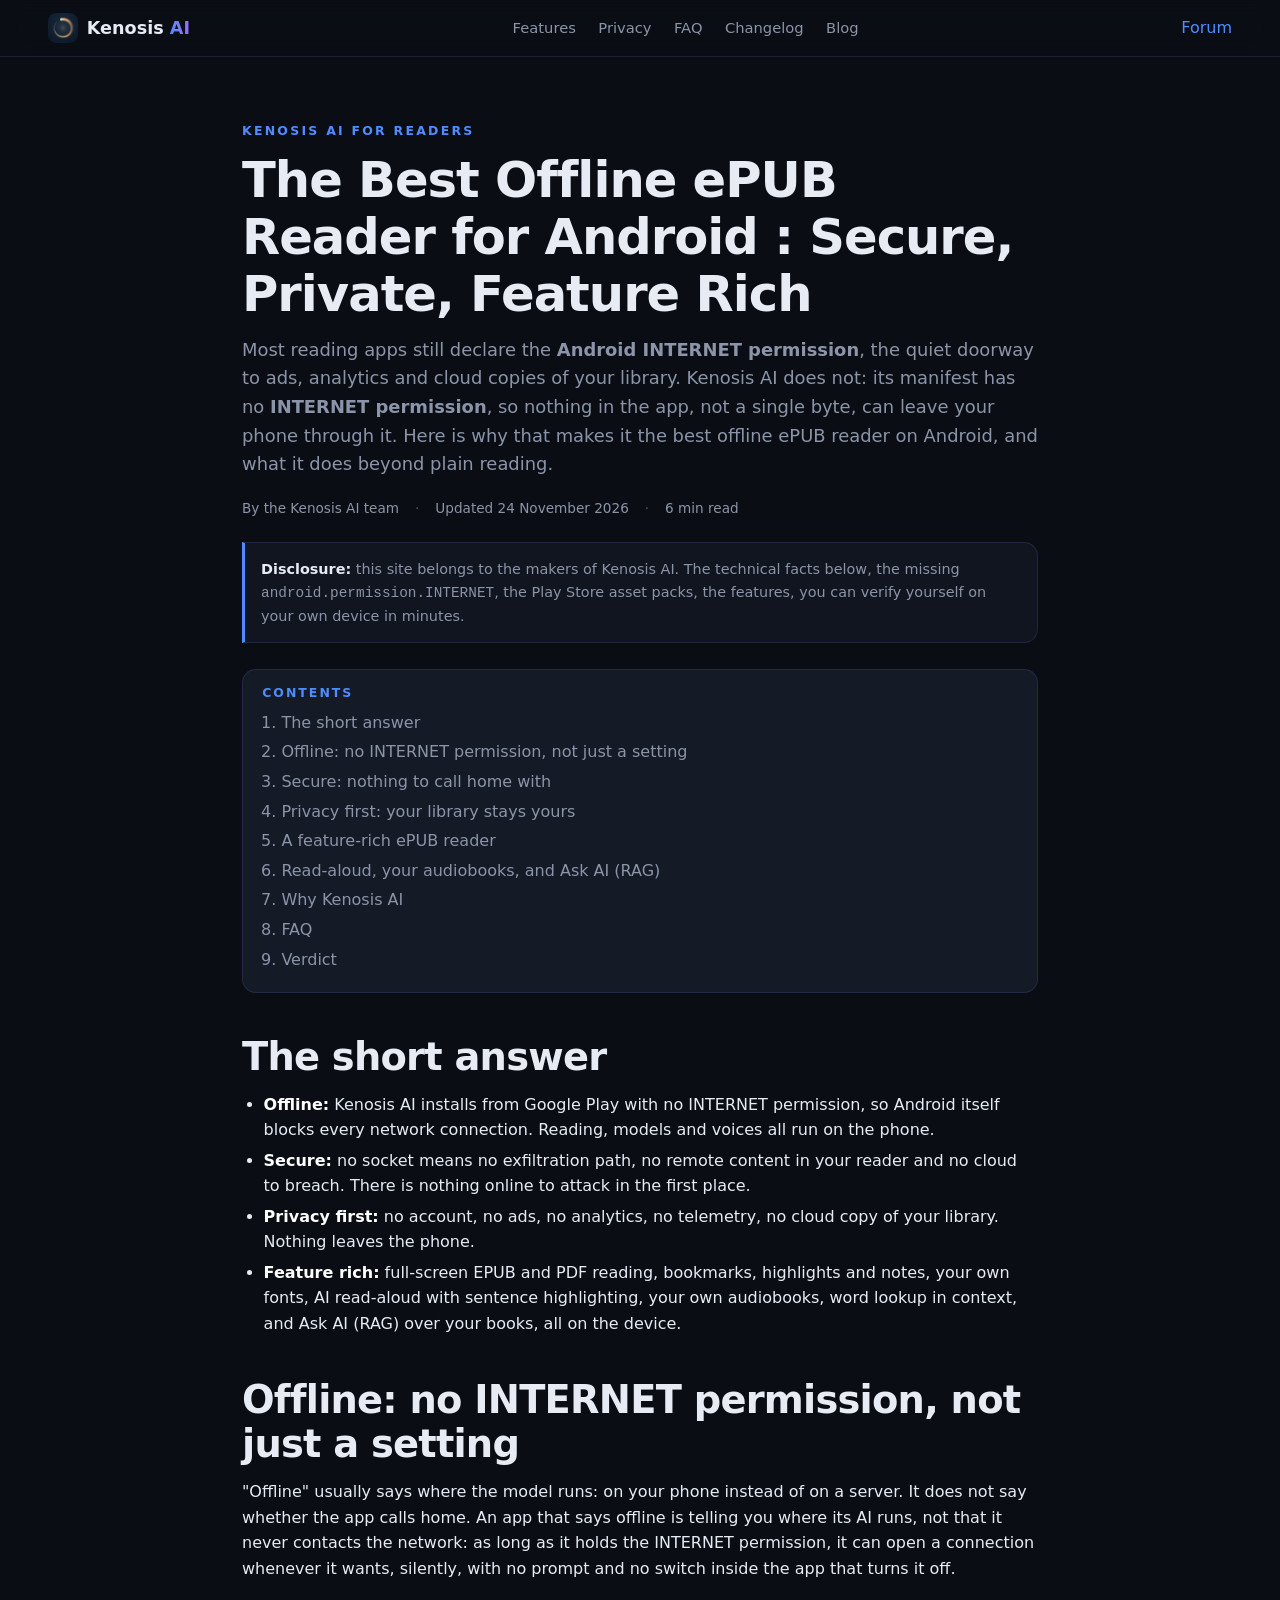
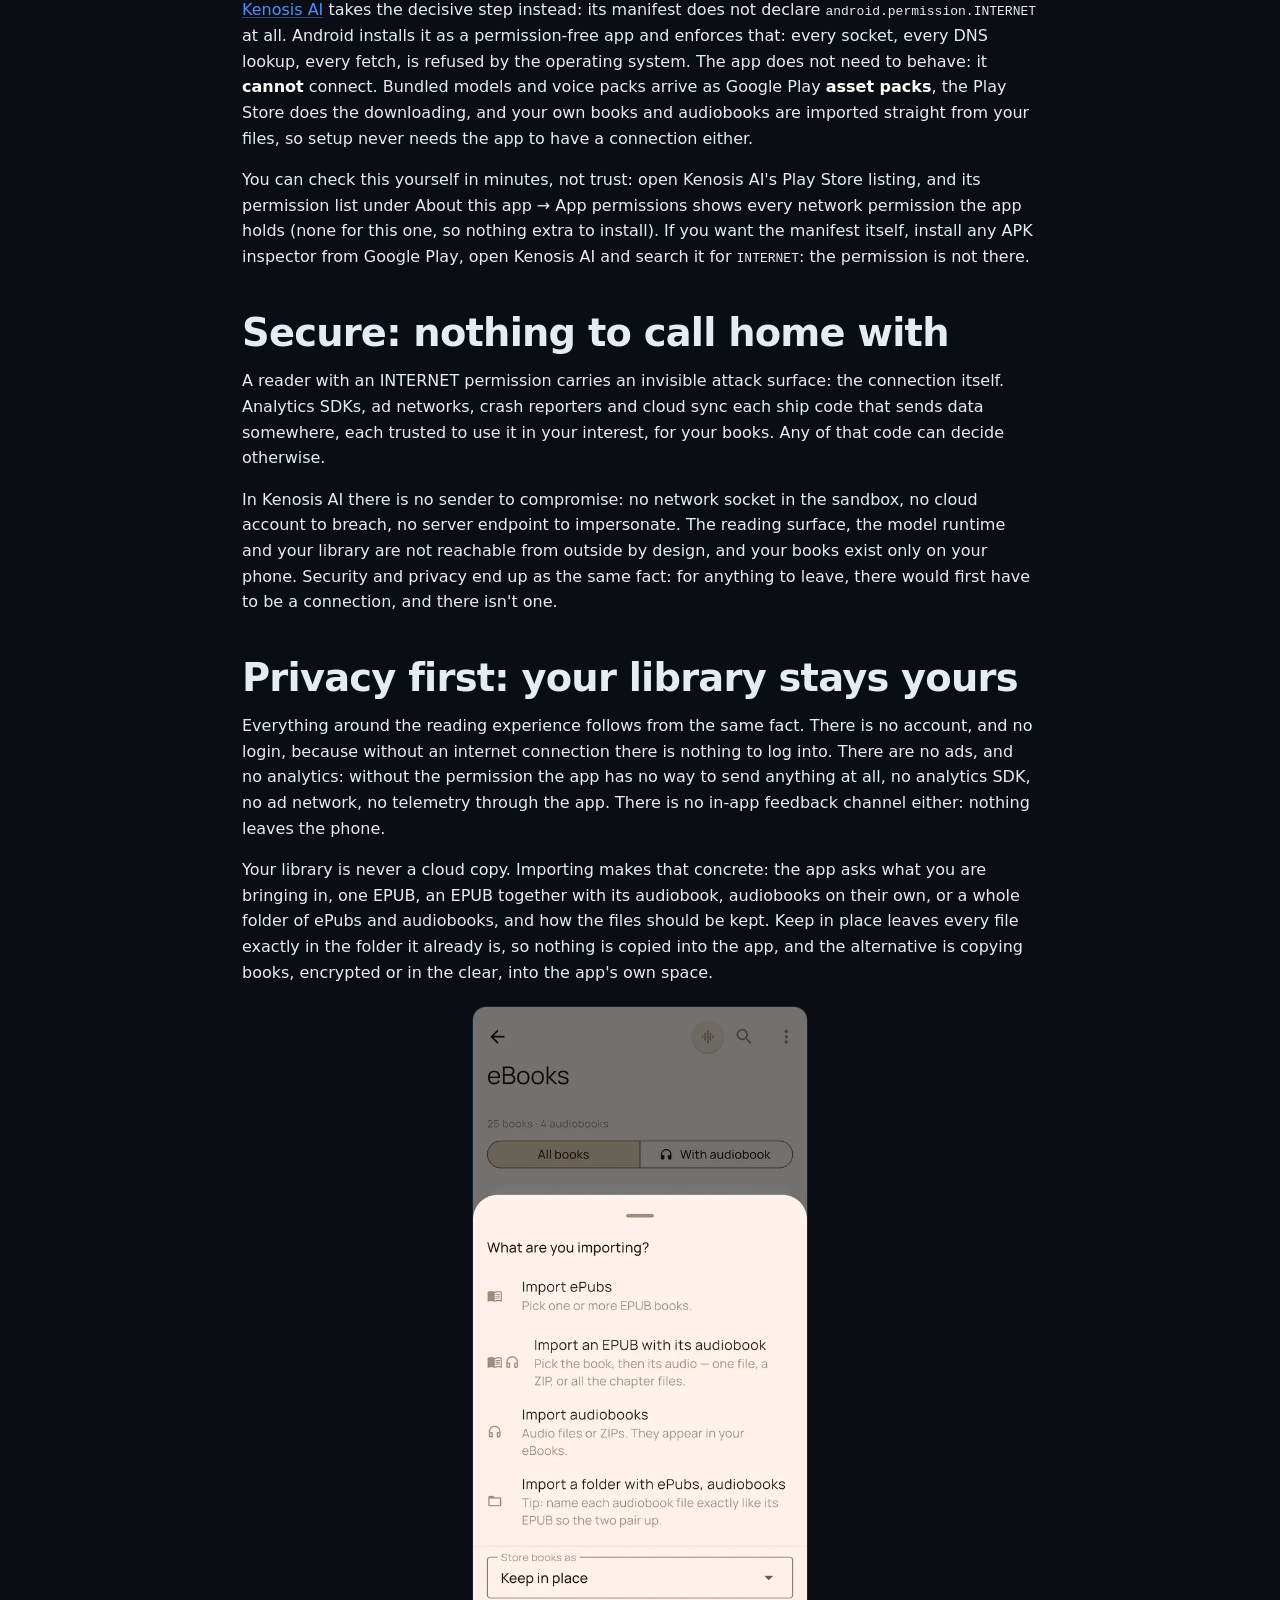
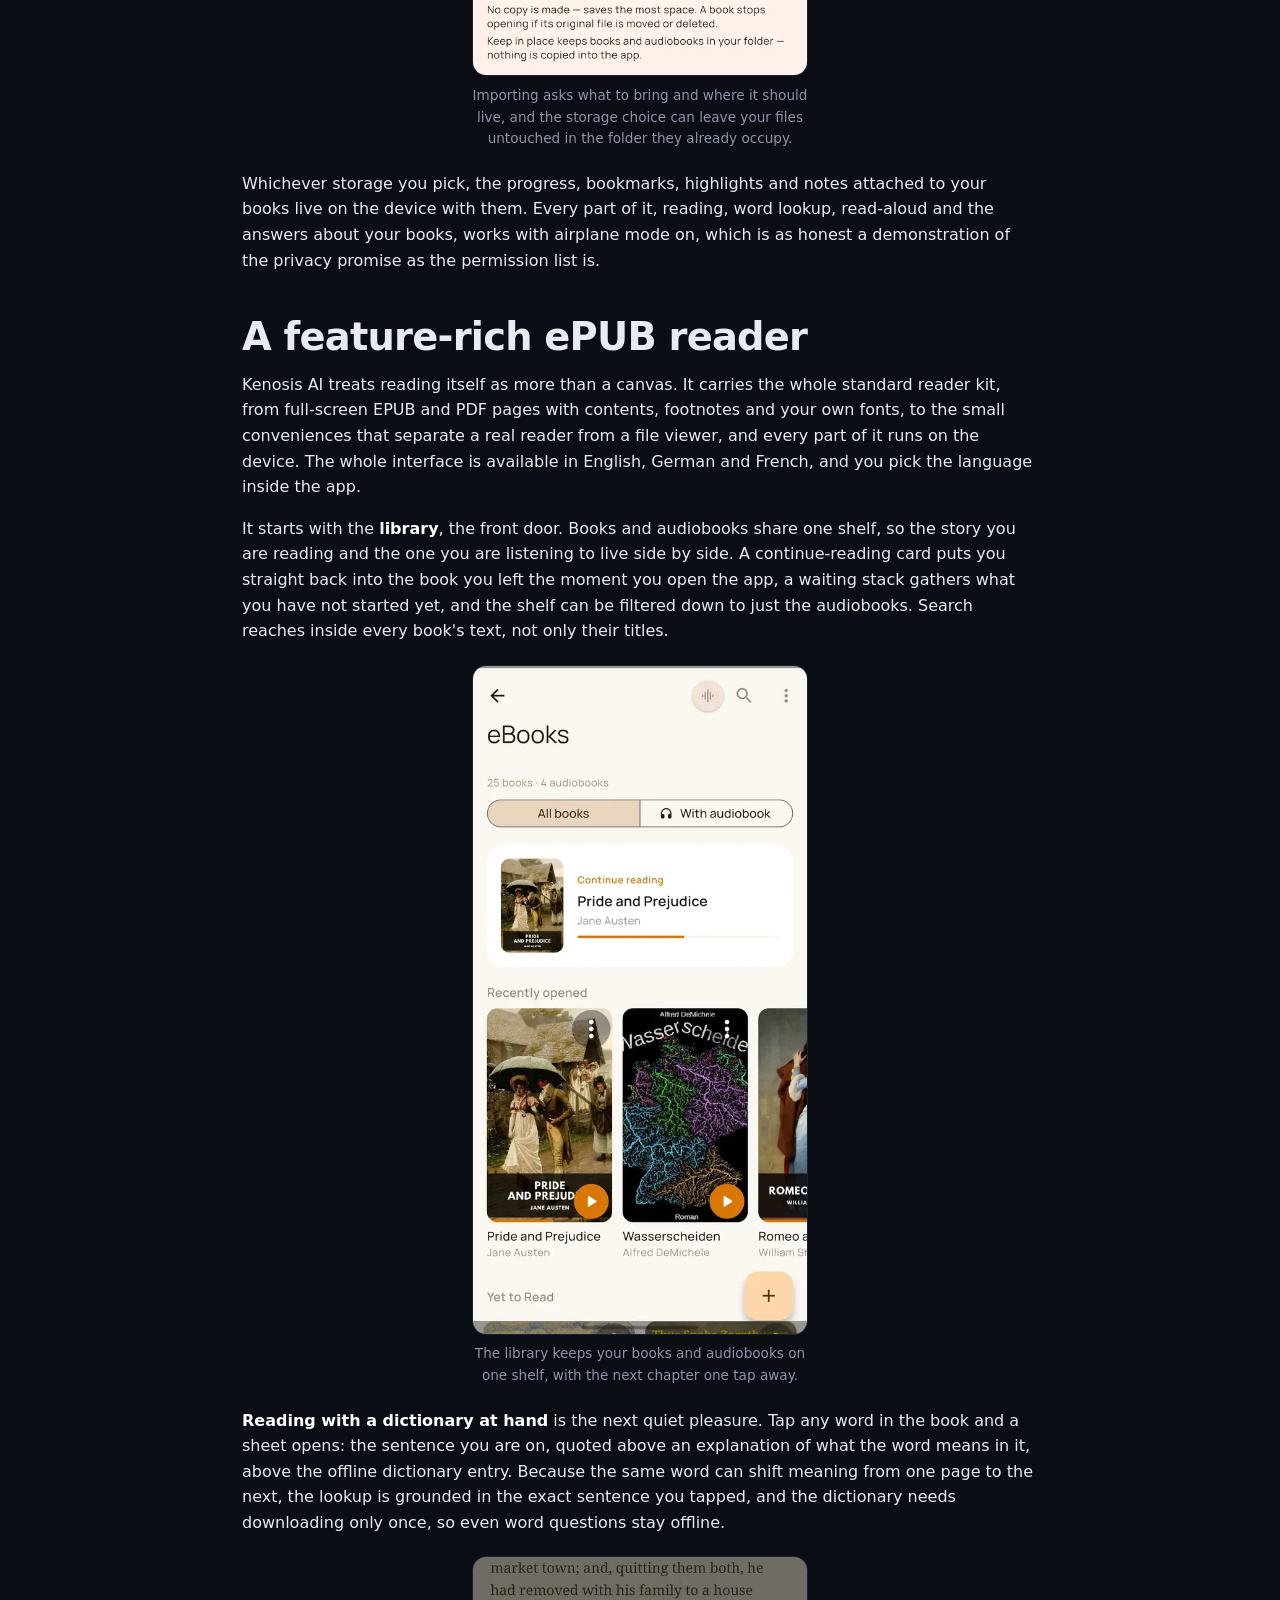
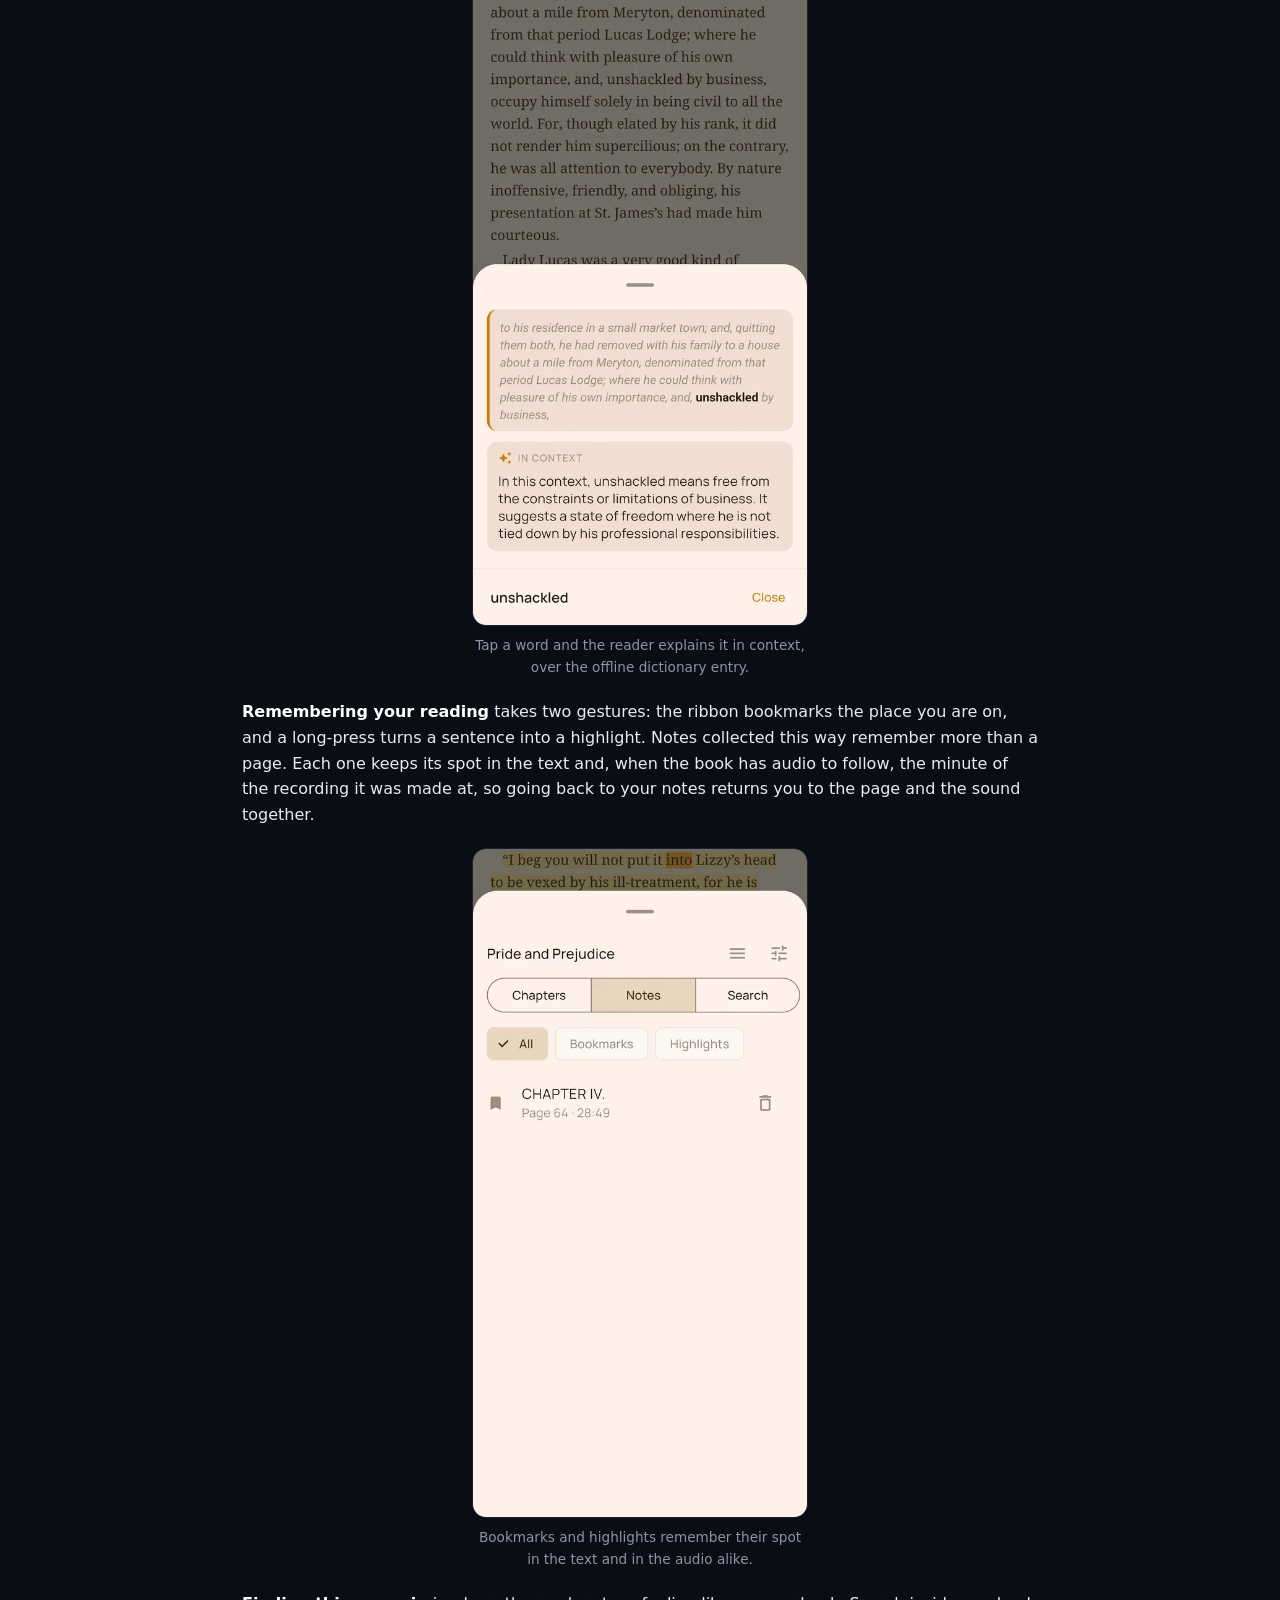
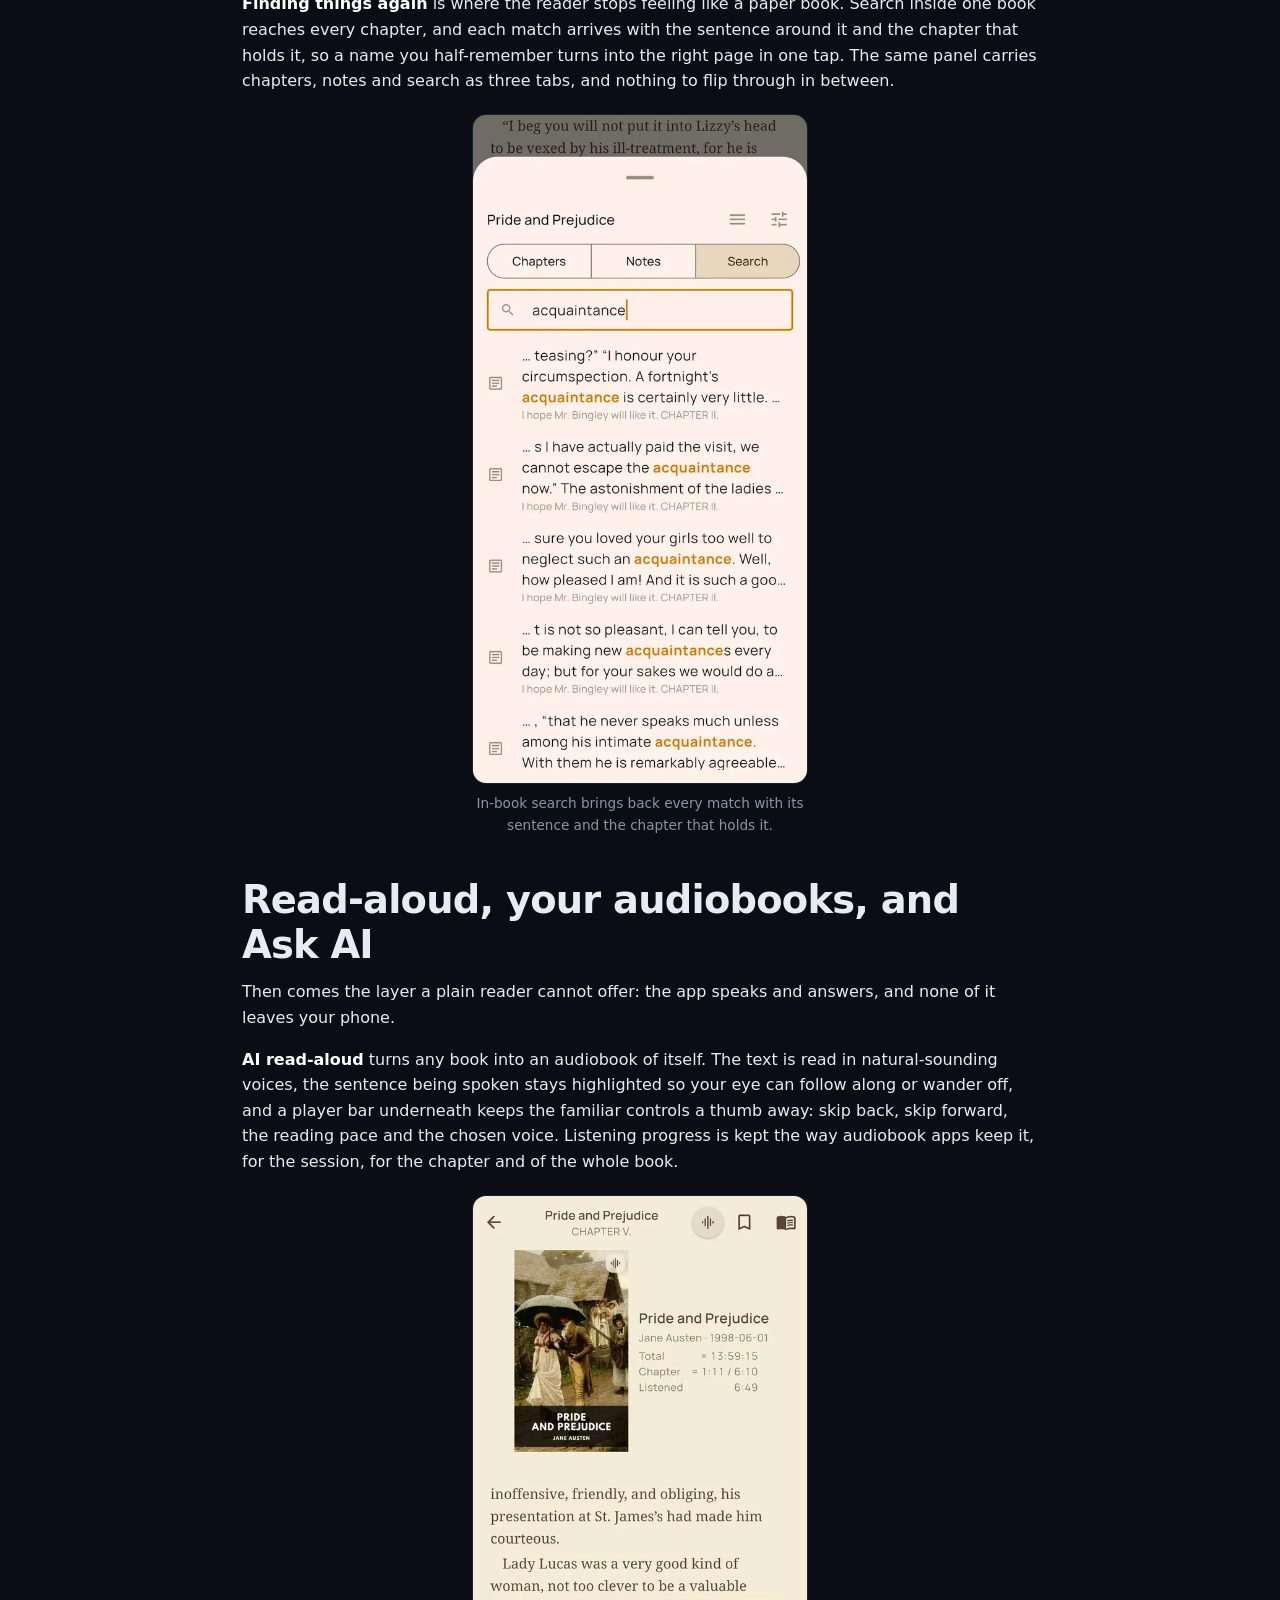
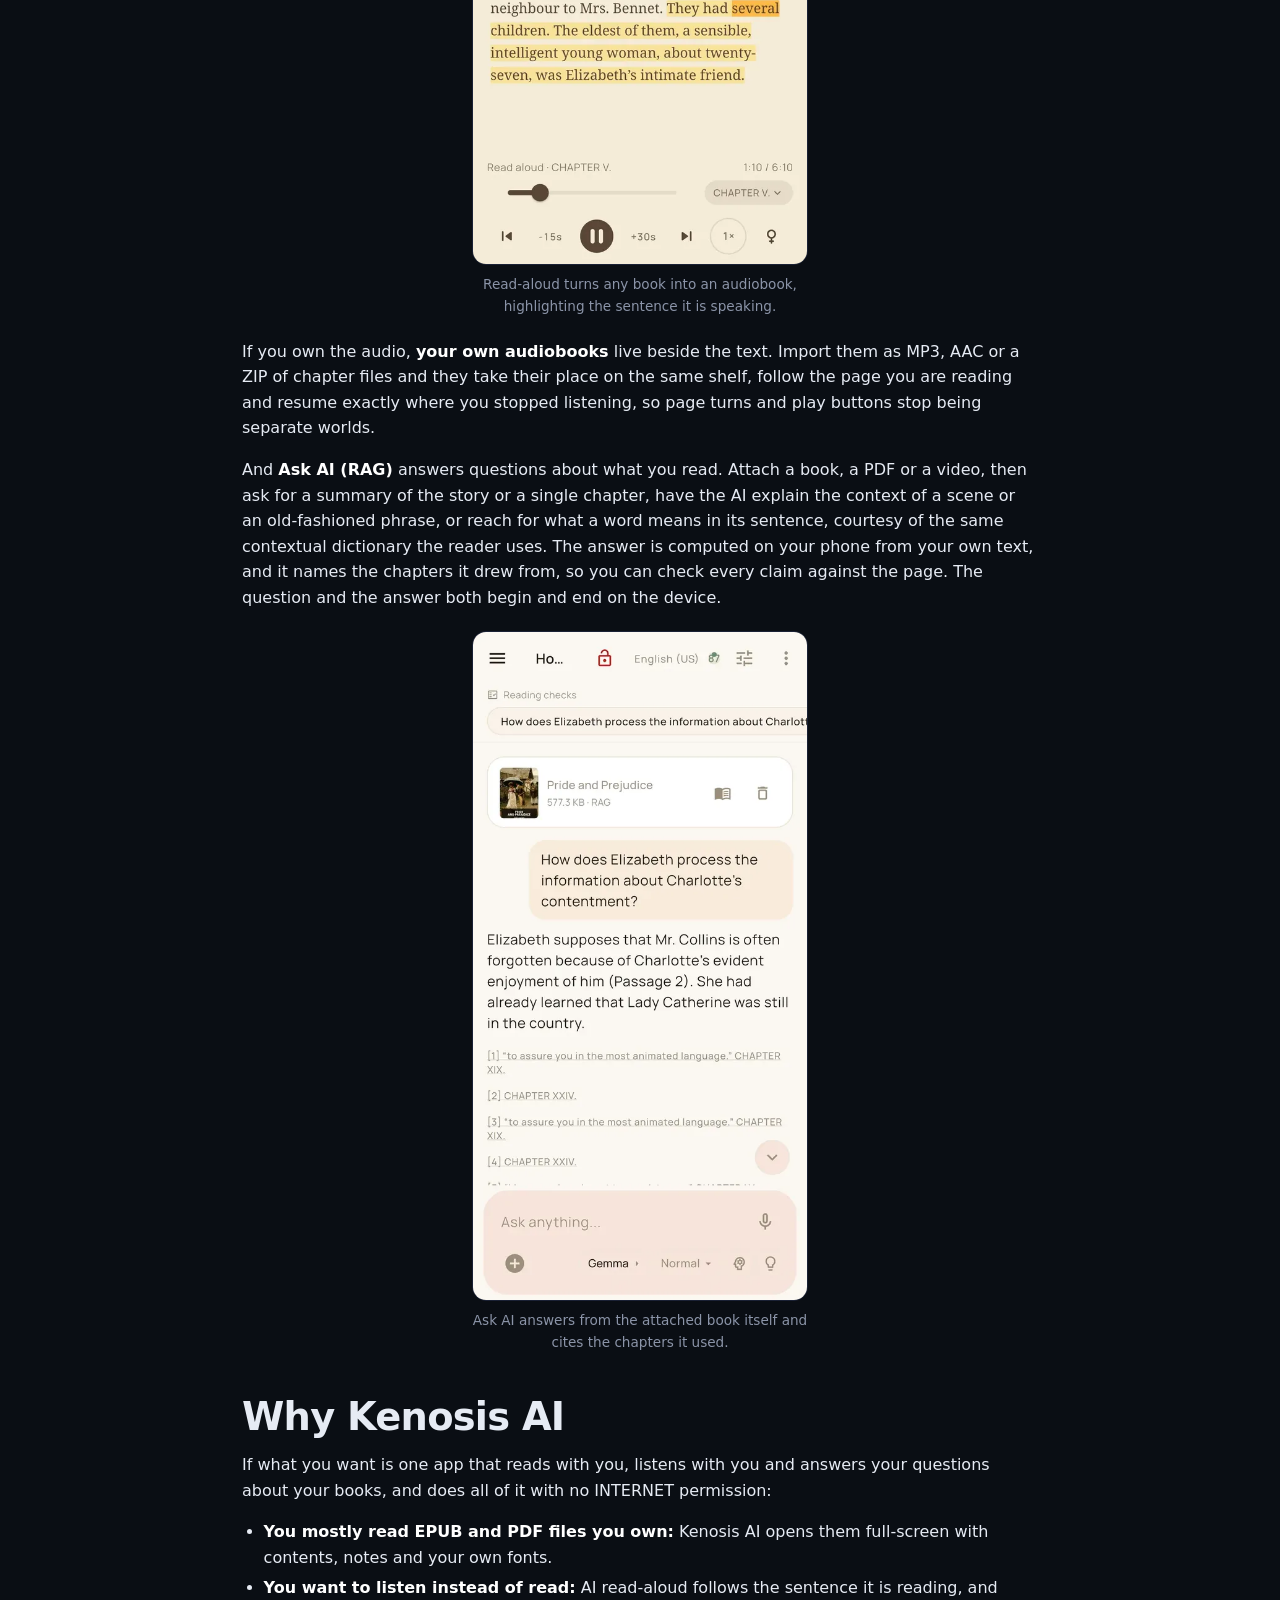
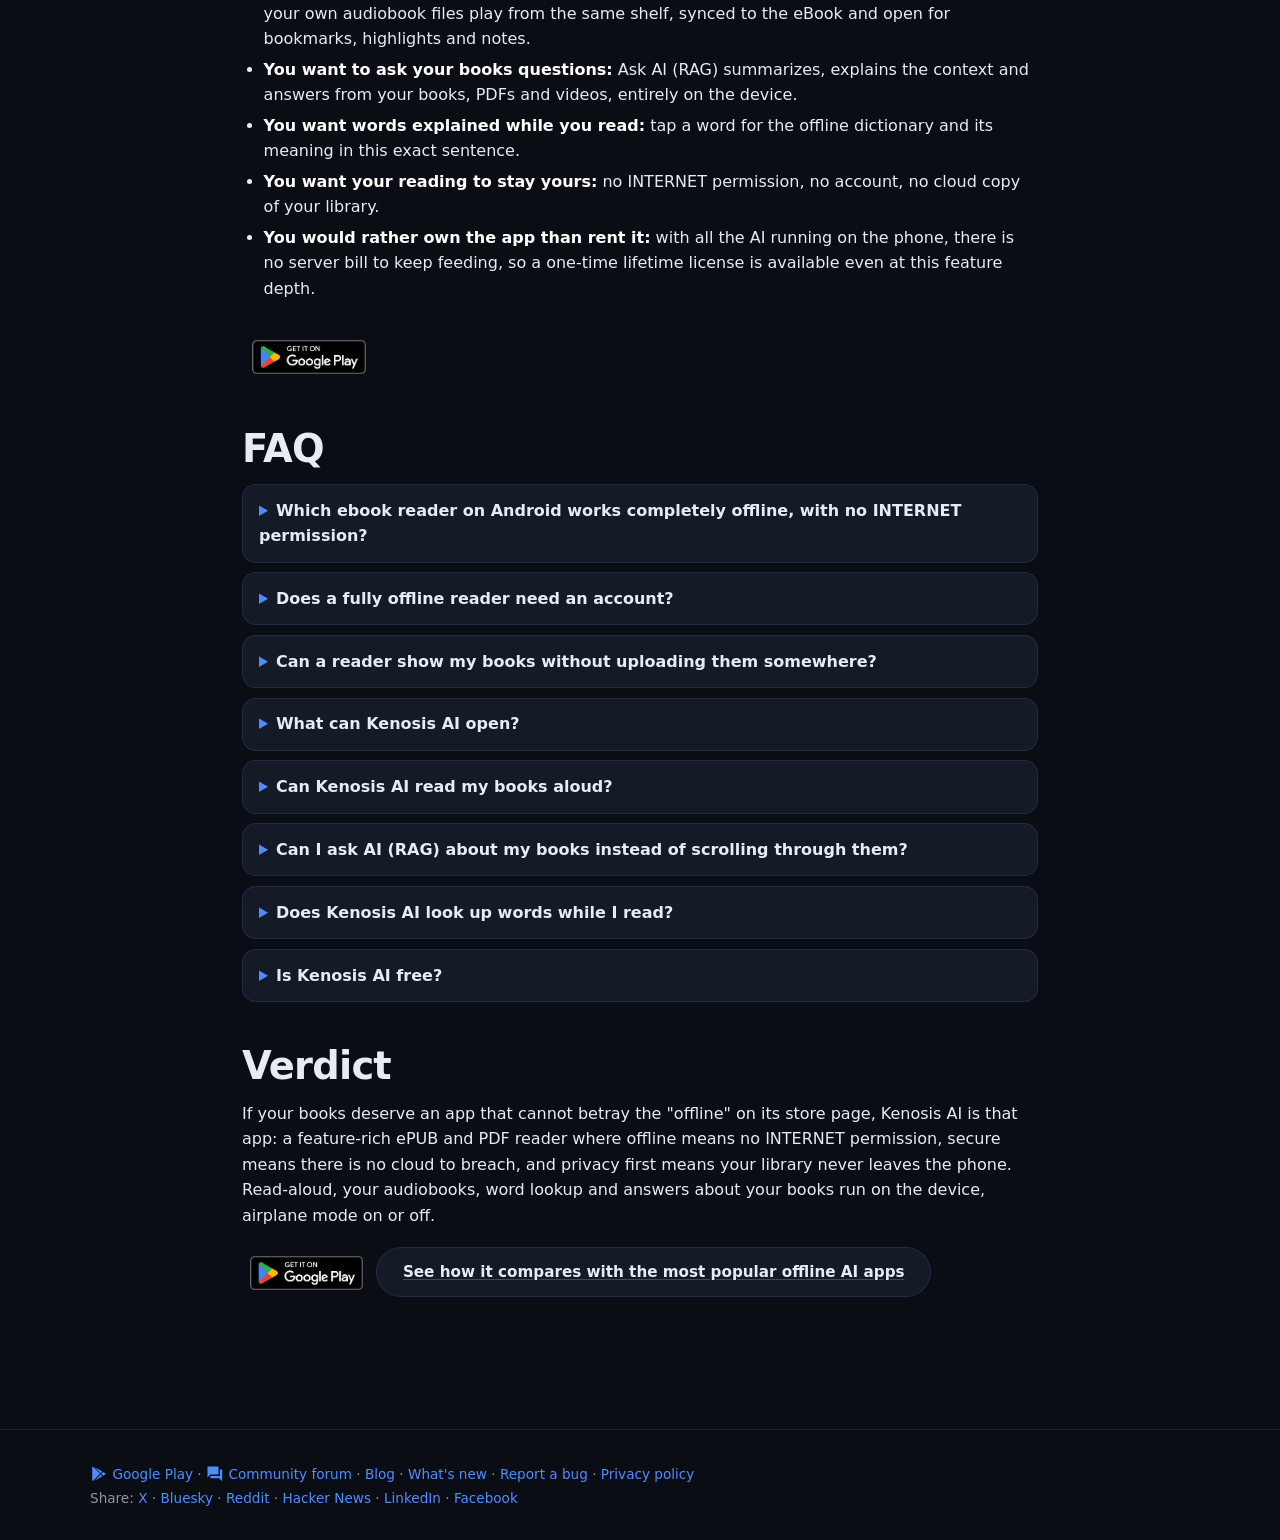
<file: blog/best-offline-reading-apps-android.html>
<!doctype html>
<html lang="en">
<head>
<meta charset="utf-8">
<meta name="viewport" content="width=device-width, initial-scale=1">
<meta name="color-scheme" content="dark">
<title>The Best Offline ePUB Reader for Android : Secure, Private, Feature Rich</title>
<meta name="description" content="Kenosis AI reads EPUB and PDF with no INTERNET permission: nothing can call home, no account, no ads, no cloud copy of your library. Read-aloud, audiobooks and Ask AI (RAG) run on your device.">
<link rel="canonical" href="https://www.kenosis-ai.com/blog/best-offline-reading-apps-android.html">
<meta property="og:type" content="article">
<meta property="og:site_name" content="Kenosis AI">
<meta property="og:title" content="The Best Offline ePUB Reader for Android">
<meta property="og:description" content="Kenosis AI reads EPUB and PDF with no INTERNET permission: offline, secure, privacy first, with read-aloud, audiobooks and Ask AI (RAG) on the device.">
<meta property="og:url" content="https://www.kenosis-ai.com/blog/best-offline-reading-apps-android.html">
<meta property="og:image" content="https://www.kenosis-ai.com/assets/blog/best-offline-reading-apps-android-og.png">
<meta property="og:image:type" content="image/png">
<meta property="og:image:width" content="1200">
<meta property="og:image:height" content="630">
<meta property="og:image:alt" content="The best offline ePUB reader for Android : secure, private, feature rich">
<meta property="article:published_time" content="2026-11-12">
<meta property="article:modified_time" content="2026-11-24">
<meta property="article:author" content="https://www.kenosis-ai.com/">
<meta name="twitter:card" content="summary_large_image">
<meta name="twitter:title" content="The Best Offline ePUB Reader for Android">
<meta name="twitter:description" content="Kenosis AI reads EPUB and PDF with no INTERNET permission: offline, secure, privacy first, with read-aloud, audiobooks and Ask AI (RAG) on the device.">
<meta name="twitter:image" content="https://www.kenosis-ai.com/assets/blog/best-offline-reading-apps-android-og.png">
<meta name="twitter:image:alt" content="The best offline ePUB reader for Android : secure, private, feature rich">
<link rel="icon" href="../assets/favicon.ico" sizes="48x48 32x32 16x16">
<link rel="icon" type="image/png" sizes="32x32" href="../assets/favicon-32.png">
<link rel="icon" type="image/png" sizes="192x192" href="../assets/favicon-192.png">
<link rel="manifest" href="../assets/site.webmanifest">
<link rel="apple-touch-icon" sizes="180x180" href="../assets/apple-touch-icon.png">
<meta name="theme-color" content="#0a0e14">
<link rel="stylesheet" href="../css/style.css">
<link rel="stylesheet" href="../css/blog.css">
<script type="application/ld+json">
{
  "@context": "https://schema.org",
  "@type": "BlogPosting",
  "headline": "The Best Offline ePUB Reader for Android : Secure, Private and Feature Rich",
  "description": "Kenosis AI reads EPUB and PDF with no INTERNET permission: nothing can call home, no account, no ads, no cloud copy of your library. Read-aloud, audiobooks and Ask AI (RAG) run on your device.",
  "image": "https://www.kenosis-ai.com/assets/blog/best-offline-reading-apps-android-og.png",
  "datePublished": "2026-11-12",
  "dateModified": "2026-11-24",
  "inLanguage": "en",
  "mainEntityOfPage": {
    "@type": "WebPage",
    "@id": "https://www.kenosis-ai.com/blog/best-offline-reading-apps-android.html"
  },
  "author": {
    "@type": "Organization",
    "name": "Kenosis AI",
    "url": "https://www.kenosis-ai.com/"
  },
  "publisher": {
    "@type": "Organization",
    "name": "Kenosis AI",
    "url": "https://www.kenosis-ai.com/",
    "logo": {
      "@type": "ImageObject",
      "url": "https://www.kenosis-ai.com/assets/icon.png"
    }
  }
}
</script>
<script type="application/ld+json">
{
  "@context": "https://schema.org",
  "@type": "BreadcrumbList",
  "itemListElement": [
    { "@type": "ListItem", "position": 1, "name": "Home", "item": "https://www.kenosis-ai.com/" },
    { "@type": "ListItem", "position": 2, "name": "Blog", "item": "https://www.kenosis-ai.com/blog/" },
    { "@type": "ListItem", "position": 3, "name": "The Best Offline ePUB Reader for Android" }
  ]
}
</script>
<script type="application/ld+json">
{
  "@context": "https://schema.org",
  "@type": "FAQPage",
  "mainEntity": [
    {
      "@type": "Question",
      "name": "Which ebook reader on Android works completely offline, with no INTERNET permission?",
      "acceptedAnswer": {
        "@type": "Answer",
        "text": "Kenosis AI. It reads your books, plays audiobooks, looks words up and answers questions about your library with every model running on your phone. Its manifest declares no android.permission.INTERNET, so Android itself blocks every network connection the app could ever try to open. You can verify that in minutes: the Play Store listing's App permissions section shows it, with no extra app to install, or any APK inspector reads the manifest."
      }
    },
    {
      "@type": "Question",
      "name": "Does a fully offline reader need an account?",
      "acceptedAnswer": {
        "@type": "Answer",
        "text": "Kenosis AI has no account and no login, because without an internet connection there is nothing to log into. You install it from Google Play and it starts working; your name, email and reading habits are never asked for."
      }
    },
    {
      "@type": "Question",
      "name": "Can a reader show my books without uploading them somewhere?",
      "acceptedAnswer": {
        "@type": "Answer",
        "text": "That is the point of Kenosis AI. Without the INTERNET permission the app has no way to send your library anywhere: no analytics, no ads, no telemetry, no cloud copy. Your EPUB, PDF and audiobook files stay where you put them, and nothing leaves the phone."
      }
    },
    {
      "@type": "Question",
      "name": "What can Kenosis AI open?",
      "acceptedAnswer": {
        "@type": "Answer",
        "text": "EPUB and PDF books in a full-screen reader with contents, your own fonts, footnotes, bookmarks, highlights and notes. It keeps a library with a Yet to Read shelf and recently opened list, and it imports your own audiobooks as MP3, AAC or a ZIP of chapters."
      }
    },
    {
      "@type": "Question",
      "name": "Can Kenosis AI read my books aloud?",
      "acceptedAnswer": {
        "@type": "Answer",
        "text": "Yes. AI read-aloud speaks the text in a natural voice, highlights the sentence it is reading and follows your page in real time, fully offline. You can also import your own audiobooks and they play from the same library, resuming where you left off."
      }
    },
    {
      "@type": "Question",
      "name": "Can I ask AI (RAG) about my books instead of scrolling through them?",
      "acceptedAnswer": {
        "@type": "Answer",
        "text": "Yes. Attach one of your books, a PDF or a video, then ask: for a summary of the story or a chapter, for the context of a scene to be explained, or for what a word means in its sentence. The answer is computed on the device from your own text and cites the chapters it came from, so no connection is involved."
      }
    },
    {
      "@type": "Question",
      "name": "Does Kenosis AI look up words while I read?",
      "acceptedAnswer": {
        "@type": "Answer",
        "text": "Tap any word as you read and Kenosis AI opens its dictionary entry and an explanation of what the word means in this exact sentence, both computed on the phone with no connection."
      }
    },
    {
      "@type": "Question",
      "name": "Is Kenosis AI free?",
      "acceptedAnswer": {
        "@type": "Answer",
        "text": "It is free to download with a 14-day trial, then a subscription or a one-time lifetime license. The AI runs on your phone, so there is no server keeping a meter on you: the lifetime license is a single purchase, valid on every device signed into your Google account. There are no ads and no account; the app ships without the Android INTERNET permission."
      }
    }
  ]
}
</script>
</head>
<body>

<nav class="nav">
  <a class="brand" href="../index.html">
    <img src="../assets/icon.png" alt="Kenosis AI logo" class="brand-icon">
    <span>Kenosis <em>AI</em></span>
  </a>
  <div class="nav-links">
    <a href="../index.html#features">Features</a>
    <a href="../index.html#privacy">Privacy</a>
    <a href="../index.html#faq">FAQ</a>
    <a href="../changelog.html">Changelog</a>
    <a href="index.html">Blog</a>
  </div>
    <a href="https://github.com/octoflashdev/kenosis-web/discussions">Forum</a>
  </div>
</nav>

<main class="article-wrap">
<article class="article">

<header class="article-head">
  <p class="eyebrow">Kenosis AI for readers</p>
  <h1>The Best Offline ePUB Reader for Android : Secure, Private, Feature Rich</h1>
  <p class="lead">
    Most reading apps still declare the <strong>Android INTERNET permission</strong>,
    the quiet doorway to ads, analytics and cloud copies of your library. Kenosis AI
    does not: its manifest has no <strong>INTERNET permission</strong>, so nothing in
    the app, not a single byte, can leave your phone through it. Here is why that
    makes it the best offline ePUB reader on Android, and what it does beyond plain
    reading.
  </p>
  <p class="article-meta">
    <span>By the Kenosis AI team</span>
    <span class="dot">·</span>
    <span>Updated 24 November 2026</span>
    <span class="dot">·</span>
    <span>6 min read</span>
  </p>
  <div class="disclosure">
    <strong>Disclosure:</strong> this site belongs to the makers of Kenosis AI. The
    technical facts below, the missing <code>android.permission.INTERNET</code>, the
    Play Store asset packs, the features, you can verify yourself on your own device
    in minutes.
  </div>

  <nav class="toc" aria-label="Contents">
    <h2>Contents</h2>
    <ol>
      <li><a href="#short-answer">The short answer</a></li>
      <li><a href="#offline">Offline: no INTERNET permission, not just a setting</a></li>
      <li><a href="#secure">Secure: nothing to call home with</a></li>
      <li><a href="#privacy">Privacy first: your library stays yours</a></li>
      <li><a href="#reader">A feature-rich ePUB reader</a></li>
      <li><a href="#listen">Read-aloud, your audiobooks, and Ask AI (RAG)</a></li>
      <li><a href="#choose">Why Kenosis AI</a></li>
      <li><a href="#faq">FAQ</a></li>
      <li><a href="#verdict">Verdict</a></li>
    </ol>
  </nav>
</header>

<section class="prose" id="short-answer">
  <h2>The short answer</h2>
  <ul>
    <li><strong>Offline:</strong> Kenosis AI installs from Google Play with no INTERNET permission, so Android itself blocks every network connection. Reading, models and voices all run on the phone.</li>
    <li><strong>Secure:</strong> no socket means no exfiltration path, no remote content in your reader and no cloud to breach. There is nothing online to attack in the first place.</li>
    <li><strong>Privacy first:</strong> no account, no ads, no analytics, no telemetry, no cloud copy of your library. Nothing leaves the phone.</li>
    <li><strong>Feature rich:</strong> full-screen EPUB and PDF reading, bookmarks, highlights and notes, your own fonts, AI read-aloud with sentence highlighting, your own audiobooks, word lookup in context, and Ask AI (RAG) over your books, all on the device.</li>
  </ul>
</section>

<section class="prose" id="offline">
  <h2>Offline: no INTERNET permission, not just a setting</h2>
  <p>
    "Offline" usually says where the model runs: on your phone instead of on a server.
    It does not say whether the app calls home. An app that says offline is telling
    you where its AI runs, not that it never contacts the network: as long as it
    holds the INTERNET permission, it can open a connection whenever it wants,
    silently, with no prompt and no switch inside the app that turns it off.
  </p>
  <p>
    <a href="../index.html">Kenosis AI</a> takes the decisive step instead: its manifest does not declare
    <code>android.permission.INTERNET</code> at all. Android installs it as a
    permission-free app and enforces that: every socket, every DNS lookup, every
    fetch, is refused by the operating system. The app does not need to behave: it
    <strong>cannot</strong> connect. Bundled models and voice packs arrive as Google
    Play <strong>asset packs</strong>, the Play Store does the downloading, and your
    own books and audiobooks are imported straight from your files, so setup never
    needs the app to have a connection either.
  </p>
  <p>
    You can check this yourself in minutes, not trust: open Kenosis AI's Play Store
    listing, and its permission list under About this app → App permissions shows
    every network permission the app holds (none for this one, so nothing extra to
    install). If you want the manifest itself, install any APK inspector from
    Google Play, open Kenosis AI and search it for <code>INTERNET</code>:
    the permission is not there.
  </p>
</section>

<section class="prose" id="secure">
  <h2>Secure: nothing to call home with</h2>
  <p>
    A reader with an INTERNET permission carries an invisible attack surface: the
    connection itself. Analytics SDKs, ad networks, crash reporters and cloud sync
    each ship code that sends data somewhere, each trusted to use it in your
    interest, for your books. Any of that code can decide otherwise.
  </p>
  <p>
    In Kenosis AI there is no sender to compromise: no network socket in the sandbox,
    no cloud account to breach, no server endpoint to impersonate. The reading
    surface, the model runtime and your library are not reachable from outside by
    design, and your books exist only on your phone. Security and privacy end up as
    the same fact: for anything to leave, there would first have to be a connection,
    and there isn't one.
  </p>
</section>

<section class="prose" id="privacy">
  <h2>Privacy first: your library stays yours</h2>
  <p>
    Everything around the reading experience follows from the same fact. There is no
    account, and no login, because without an internet connection there is nothing to
    log into. There are no ads, and no analytics: without the permission the app has
    no way to send anything at all, no analytics SDK, no ad network, no telemetry
    through the app. There is no in-app feedback channel either: nothing leaves
    the phone.
  </p>
  <p>
    Your library is never a cloud copy. Importing makes that concrete: the app asks
    what you are bringing in, one EPUB, an EPUB together with its audiobook, audiobooks
    on their own, or a whole folder of ePubs and audiobooks, and how the files should
    be kept. Keep in place leaves every file exactly in the folder it already is, so
    nothing is copied into the app, and the alternative is copying books, encrypted or
    in the clear, into the app's own space.
  </p>
  <figure>
    <img src="../assets/screenshots/reader-import.webp" alt="The import sheet: ways to import ePubs, an EPUB with its audiobook, audiobooks or a whole folder, with the storage choice set to Keep in place" width="540" height="1080" loading="lazy">
    <figcaption>Importing asks what to bring and where it should live, and the storage choice can leave your files untouched in the folder they already occupy.</figcaption>
  </figure>
  <p>
    Whichever storage you pick, the progress, bookmarks, highlights and notes attached
    to your books live on the device with them. Every part of it, reading, word
    lookup, read-aloud and the answers about your books, works with airplane mode
    on, which is as honest a demonstration of the privacy promise as the permission
    list is.
  </p>
</section>

<section class="prose" id="reader">
  <h2>A feature-rich ePUB reader</h2>
  <p>
    Kenosis AI treats reading itself as more than a canvas. It carries the whole standard
    reader kit, from full-screen EPUB and PDF pages with contents, footnotes and your own
    fonts, to the small conveniences that separate a real reader from a file viewer, and
    every part of it runs on the device. The whole interface is available in
    English, German and French, and you pick the language inside the app.
  </p>
  <p>
    It starts with the <strong>library</strong>, the front door. Books and audiobooks share
    one shelf, so the story you are reading and the one you are listening to live side by
    side. A continue-reading card puts you straight back into the book you left the moment
    you open the app, a waiting stack gathers what you have not started yet, and the shelf
    can be filtered down to just the audiobooks. Search reaches inside every book's text,
    not only their titles.
  </p>
  <figure>
    <img src="../assets/screenshots/reader-library.webp" alt="The Kenosis AI library: books and audiobooks on one shelf, a continue-reading card at the top and the Yet to Read stack below" width="540" height="1080" loading="lazy">
    <figcaption>The library keeps your books and audiobooks on one shelf, with the next chapter one tap away.</figcaption>
  </figure>
  <p>
    <strong>Reading with a dictionary at hand</strong> is the next quiet pleasure. Tap any
    word in the book and a sheet opens: the sentence you are on, quoted above an
    explanation of what the word means in it, above the offline dictionary entry. Because
    the same word can shift meaning from one page to the next, the lookup is grounded in
    the exact sentence you tapped, and the dictionary needs downloading only once, so even
    word questions stay offline.
  </p>
  <figure>
    <img src="../assets/screenshots/reader-lookup.webp" alt="The word lookup sheet: the sentence quoted on top, an explanation of the word's meaning in that sentence, and the offline dictionary entry below" width="540" height="1080" loading="lazy">
    <figcaption>Tap a word and the reader explains it in context, over the offline dictionary entry.</figcaption>
  </figure>
  <p>
    <strong>Remembering your reading</strong> takes two gestures: the ribbon bookmarks the
    place you are on, and a long-press turns a sentence into a highlight. Notes collected
    this way remember more than a page. Each one keeps its spot in the text and, when the
    book has audio to follow, the minute of the recording it was made at, so going back to
    your notes returns you to the page and the sound together.
  </p>
  <figure>
    <img src="../assets/screenshots/reader-notes.webp" alt="The notes page with bookmarks and highlights side by side, one bookmark showing its chapter, page and audiobook minute" width="540" height="1080" loading="lazy">
    <figcaption>Bookmarks and highlights remember their spot in the text and in the audio alike.</figcaption>
  </figure>
  <p>
    <strong>Finding things again</strong> is where the reader stops feeling like a paper
    book. Search inside one book reaches every chapter, and each match arrives with the
    sentence around it and the chapter that holds it, so a name you half-remember turns
    into the right page in one tap. The same panel carries chapters, notes and search as
    three tabs, and nothing to flip through in between.
  </p>
  <figure>
    <img src="../assets/screenshots/reader-search.webp" alt="The search page with matches for a word, each match showing its sentence and its chapter" width="540" height="1080" loading="lazy">
    <figcaption>In-book search brings back every match with its sentence and the chapter that holds it.</figcaption>
  </figure>
</section>

<section class="prose" id="listen">
  <h2>Read-aloud, your audiobooks, and Ask AI</h2>
  <p>
    Then comes the layer a plain reader cannot offer: the app speaks and answers, and
    none of it leaves your phone.
  </p>
  <p>
    <strong>AI read-aloud</strong> turns any book into an audiobook of itself. The text
    is read in natural-sounding voices, the sentence being spoken stays highlighted so
    your eye can follow along or wander off, and a player bar underneath keeps the
    familiar controls a thumb away: skip back, skip forward, the reading pace and the
    chosen voice. Listening progress is kept the way audiobook apps keep it, for the
    session, for the chapter and of the whole book.
  </p>
  <figure>
    <img src="../assets/screenshots/reader-readaloud.webp" alt="The reader with read-aloud playing: the spoken sentence highlighted in the text and a bar with skip, speed and voice controls below" width="540" height="1080" loading="lazy">
    <figcaption>Read-aloud turns any book into an audiobook, highlighting the sentence it is speaking.</figcaption>
  </figure>
  <p>
    If you own the audio, <strong>your own audiobooks</strong> live beside the text.
    Import them as MP3, AAC or a ZIP of chapter files and they take their place on the
    same shelf, follow the page you are reading and resume exactly where you stopped
    listening, so page turns and play buttons stop being separate worlds.
  </p>
  <p>
    And <strong>Ask AI (RAG)</strong> answers questions about what you read. Attach a
    book, a PDF or a video, then ask for a summary of the story or a single chapter, have
    the AI explain the context of a scene or an old-fashioned phrase, or reach for what a
    word means in its sentence, courtesy of the same contextual dictionary the reader
    uses. The answer is computed on your phone from your own text, and it names the
    chapters it drew from, so you can check every claim against the page. The question
    and the answer both begin and end on the device.
  </p>
  <figure>
    <img src="../assets/screenshots/reader-rag.webp" alt="The chat with a book attached: an answer to a question about the story, followed by numbered citations pointing to the chapters the answer used" width="540" height="1080" loading="lazy">
    <figcaption>Ask AI answers from the attached book itself and cites the chapters it used.</figcaption>
  </figure>
</section>

<section class="prose" id="choose">
  <h2>Why Kenosis AI</h2>
  <p>
    If what you want is one app that reads with you, listens with you and answers
    your questions about your books, and does all of it with no INTERNET permission:
  </p>
  <ul>
    <li><strong>You mostly read EPUB and PDF files you own:</strong> Kenosis AI opens them full-screen with contents, notes and your own fonts.</li>
    <li><strong>You want to listen instead of read:</strong> AI read-aloud follows the sentence it is reading, and your own audiobook files play from the same shelf, synced to the eBook and open for bookmarks, highlights and notes.</li>
    <li><strong>You want to ask your books questions:</strong> Ask AI (RAG) summarizes, explains the context and answers from your books, PDFs and videos, entirely on the device.</li>
    <li><strong>You want words explained while you read:</strong> tap a word for the offline dictionary and its meaning in this exact sentence.</li>
    <li><strong>You want your reading to stay yours:</strong> no INTERNET permission, no account, no cloud copy of your library.</li>
    <li><strong>You would rather own the app than rent it:</strong> with all the AI running on the phone, there is no server bill to keep feeding, so a one-time lifetime license is available even at this feature depth.</li>
  </ul>
  <p class="cta-line">
    <a class="play-badge" href="https://play.google.com/store/apps/details?id=hr.exel.kenosis_ai&utm_source=website"><img src="../assets/badges/get-it-on-google-play.png" alt="Get it on Google Play" width="129" height="50" loading="lazy"></a>
  </p>
</section>

<section class="prose" id="faq">
  <h2>FAQ</h2>
  <div class="faq">
    <details>
      <summary>Which ebook reader on Android works completely offline, with no INTERNET permission?</summary>
      <p>Kenosis AI. It reads your books, plays audiobooks, looks words up and answers questions about your library with every model running on your phone. Its manifest declares no <code>android.permission.INTERNET</code>, so Android itself blocks every network connection the app could ever try to open. <a href="is-your-app-really-offline-android.html">You can verify that in minutes</a>: the Play Store listing's App permissions section shows it, with no extra app to install, or any APK inspector reads the manifest.</p>
    </details>
    <details>
      <summary>Does a fully offline reader need an account?</summary>
      <p>Kenosis AI has no account and no login, because without an internet connection there is nothing to log into. You install it from Google Play and it starts working; your name, email and reading habits are never asked for.</p>
    </details>
    <details>
      <summary>Can a reader show my books without uploading them somewhere?</summary>
      <p>That is the point of Kenosis AI. Without the INTERNET permission the app has no way to send your library anywhere: no analytics, no ads, no telemetry, no cloud copy. Your EPUB, PDF and audiobook files stay where you put them, and nothing leaves the phone.</p>
    </details>
    <details>
      <summary>What can Kenosis AI open?</summary>
      <p>EPUB and PDF books in a full-screen reader with contents, your own fonts, footnotes, bookmarks, highlights and notes. It keeps a library with a Yet to Read shelf and recently opened list, and it imports your own audiobooks as MP3, AAC or a ZIP of chapters.</p>
    </details>
    <details>
      <summary>Can Kenosis AI read my books aloud?</summary>
      <p>Yes. AI read-aloud speaks the text in a natural voice, highlights the sentence it is reading and follows your page in real time, fully offline. You can also import your own audiobooks and they play from the same library, resuming where you left off.</p>
    </details>
    <details>
      <summary>Can I ask AI (RAG) about my books instead of scrolling through them?</summary>
      <p>Yes. Attach one of your books, a PDF or a video, then ask: for a summary of the story or a chapter, for the context of a scene to be explained, or for what a word means in its sentence. The answer is computed on the device from your own text and cites the chapters it came from, so no connection is involved.</p>
    </details>
    <details>
      <summary>Does Kenosis AI look up words while I read?</summary>
      <p>Tap any word as you read and Kenosis AI opens its dictionary entry and an explanation of what the word means in this exact sentence, both computed on the phone with no connection.</p>
    </details>
    <details>
      <summary>Is Kenosis AI free?</summary>
      <p>It is free to download with a 14-day trial, then a subscription or a one-time lifetime license. The AI runs on your phone, so there is no server keeping a meter on you: the lifetime license is a single purchase, valid on every device signed into your Google account. There are no ads and no account; the app ships without the Android INTERNET permission.</p>
    </details>
  </div>
</section>

<section class="prose" id="verdict">
  <h2>Verdict</h2>
  <p>
    If your books deserve an app that cannot betray the "offline" on its store page,
    Kenosis AI is that app: a feature-rich ePUB and PDF reader where offline means no
    INTERNET permission, secure means there is no cloud to breach, and privacy first
    means your library never leaves the phone. Read-aloud, your audiobooks, word
    lookup and answers about your books run on the device, airplane mode on or off.
  </p>
  <p>
    <a class="play-badge" href="https://play.google.com/store/apps/details?id=hr.exel.kenosis_ai&utm_source=website"><img src="../assets/badges/get-it-on-google-play.png" alt="Get it on Google Play" width="129" height="50" loading="lazy"></a>
    <a class="btn ghost" href="best-offline-ai-apps-android.html">See how it compares with the most popular offline AI apps</a>
  </p>
</section>

</article>
</main>

<footer class="footer">
  <div class="footer-inner">
    <div>
      <p class="footer-links">
        <a href="https://play.google.com/store/apps/details?id=hr.exel.kenosis_ai&utm_source=website" title="Google Play" aria-label="Google Play">
          <svg class="footer-icon" viewBox="0 0 24 24" fill="currentColor" aria-hidden="true"><path d="M3,20.5V3.5C3,2.91 3.34,2.39 3.84,2.15L13.69,12L3.84,21.85C3.34,21.6 3,21.09 3,20.5M16.81,15.12L6.05,21.34L14.54,12.85L16.81,15.12M20.16,10.81C21.11,11.4 21.11,12.6 20.16,13.19L17.89,14.5L15.38,12L17.89,9.5L20.16,10.81M6.05,2.66L16.81,8.88L14.54,11.15L6.05,2.66Z"/></svg>Google Play</a> ·
        <a href="https://github.com/octoflashdev/kenosis-web/discussions" title="Forum" aria-label="Community forum on GitHub Discussions">
          <svg class="footer-icon" viewBox="0 0 24 24" fill="currentColor" aria-hidden="true"><path d="M21,6H19V15H6V17A1,1 0 0,0 7,18H18L22,22V7A1,1 0 0,0 21,6M17,12V3A1,1 0 0,0 16,2H3A1,1 0 0,0 2,3V17L6,13H16A1,1 0 0,0 17,12Z"/></svg>Community forum</a> ·
        <a href="../blog/">Blog</a> ·
        <a href="../changelog.html">What's new</a> ·
        <a href="#" id="bug-report-link">Report a bug</a> ·
        <a href="../privacy.html">Privacy policy</a>
      </p>
      <p class="footer-social footer-share">Share:
        <a href="https://twitter.com/intent/tweet?url=https%3A%2F%2Fwww.kenosis-ai.com%2Fblog%2Fbest-offline-reading-apps-android.html&amp;text=The%20Best%20Offline%20ePUB%20Reader%20for%20Android" target="_blank" rel="noopener noreferrer">X</a> ·
        <a href="https://bsky.app/intent/compose?text=The%20Best%20Offline%20ePUB%20Reader%20for%20Android%20https%3A%2F%2Fwww.kenosis-ai.com%2Fblog%2Fbest-offline-reading-apps-android.html" target="_blank" rel="noopener noreferrer">Bluesky</a> ·
        <a href="https://www.reddit.com/submit?url=https%3A%2F%2Fwww.kenosis-ai.com%2Fblog%2Fbest-offline-reading-apps-android.html&amp;title=The%20Best%20Offline%20ePUB%20Reader%20for%20Android" target="_blank" rel="noopener noreferrer">Reddit</a> ·
        <a href="https://news.ycombinator.com/submitlink?u=https%3A%2F%2Fwww.kenosis-ai.com%2Fblog%2Fbest-offline-reading-apps-android.html&amp;t=The%20Best%20Offline%20ePUB%20Reader%20for%20Android" target="_blank" rel="noopener noreferrer">Hacker News</a> ·
        <a href="https://www.linkedin.com/sharing/share-offsite/?url=https%3A%2F%2Fwww.kenosis-ai.com%2Fblog%2Fbest-offline-reading-apps-android.html" target="_blank" rel="noopener noreferrer">LinkedIn</a> ·
        <a href="https://www.facebook.com/sharer/sharer.php?u=https%3A%2F%2Fwww.kenosis-ai.com%2Fblog%2Fbest-offline-reading-apps-android.html" target="_blank" rel="noopener noreferrer">Facebook</a>
      </p>
      <div class="bug-reveal" id="bug-reveal" hidden>
        <label id="bug-captcha">Human check, what is 7 + 5? <input id="bug-answer" type="number" inputmode="numeric" style="width:5rem" autocomplete="off"></label>
        <p id="bug-email" hidden>✉️ octoflash.sup@gmail.com</p>
        <p id="bug-error" class="bug-error" hidden>Not quite, try again.</p>
      </div>
    </div>
  </div>
</footer>

<script src="../js/main.js"></script>
</body>
</html>
</file>
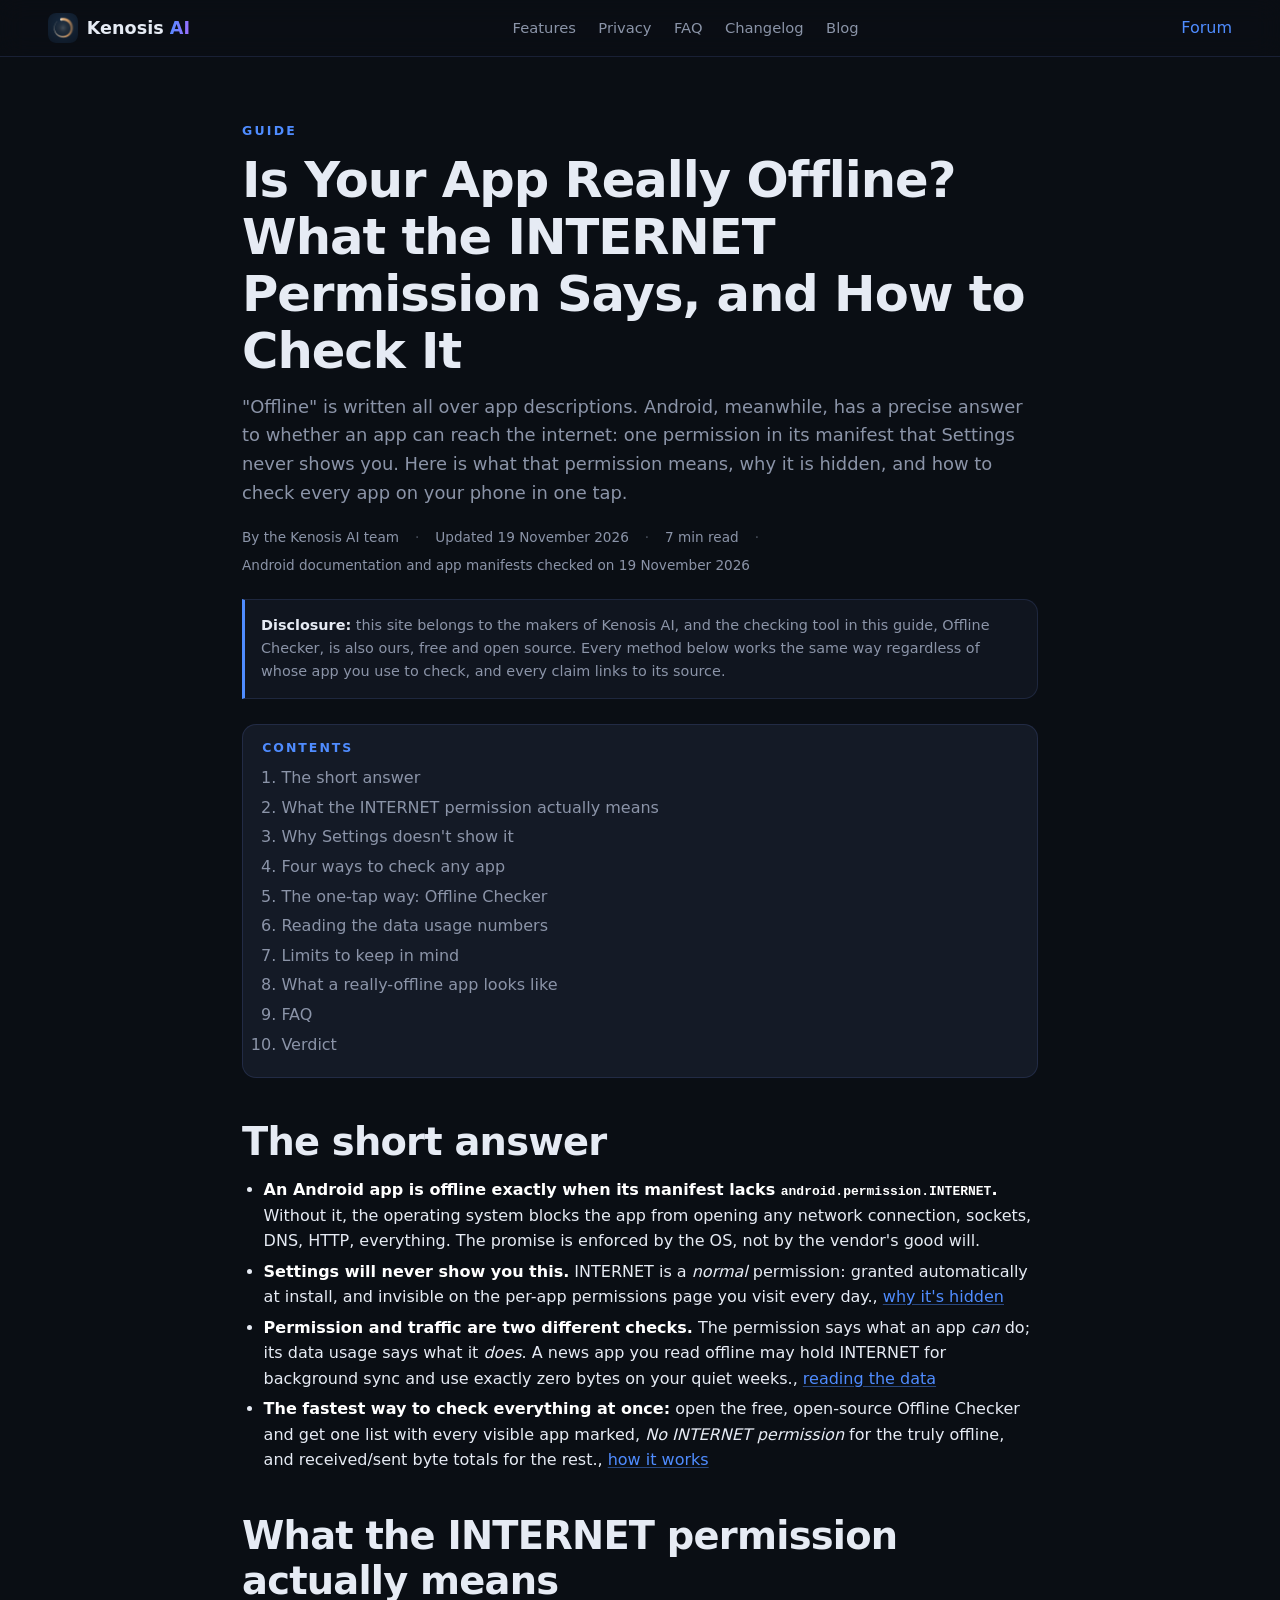
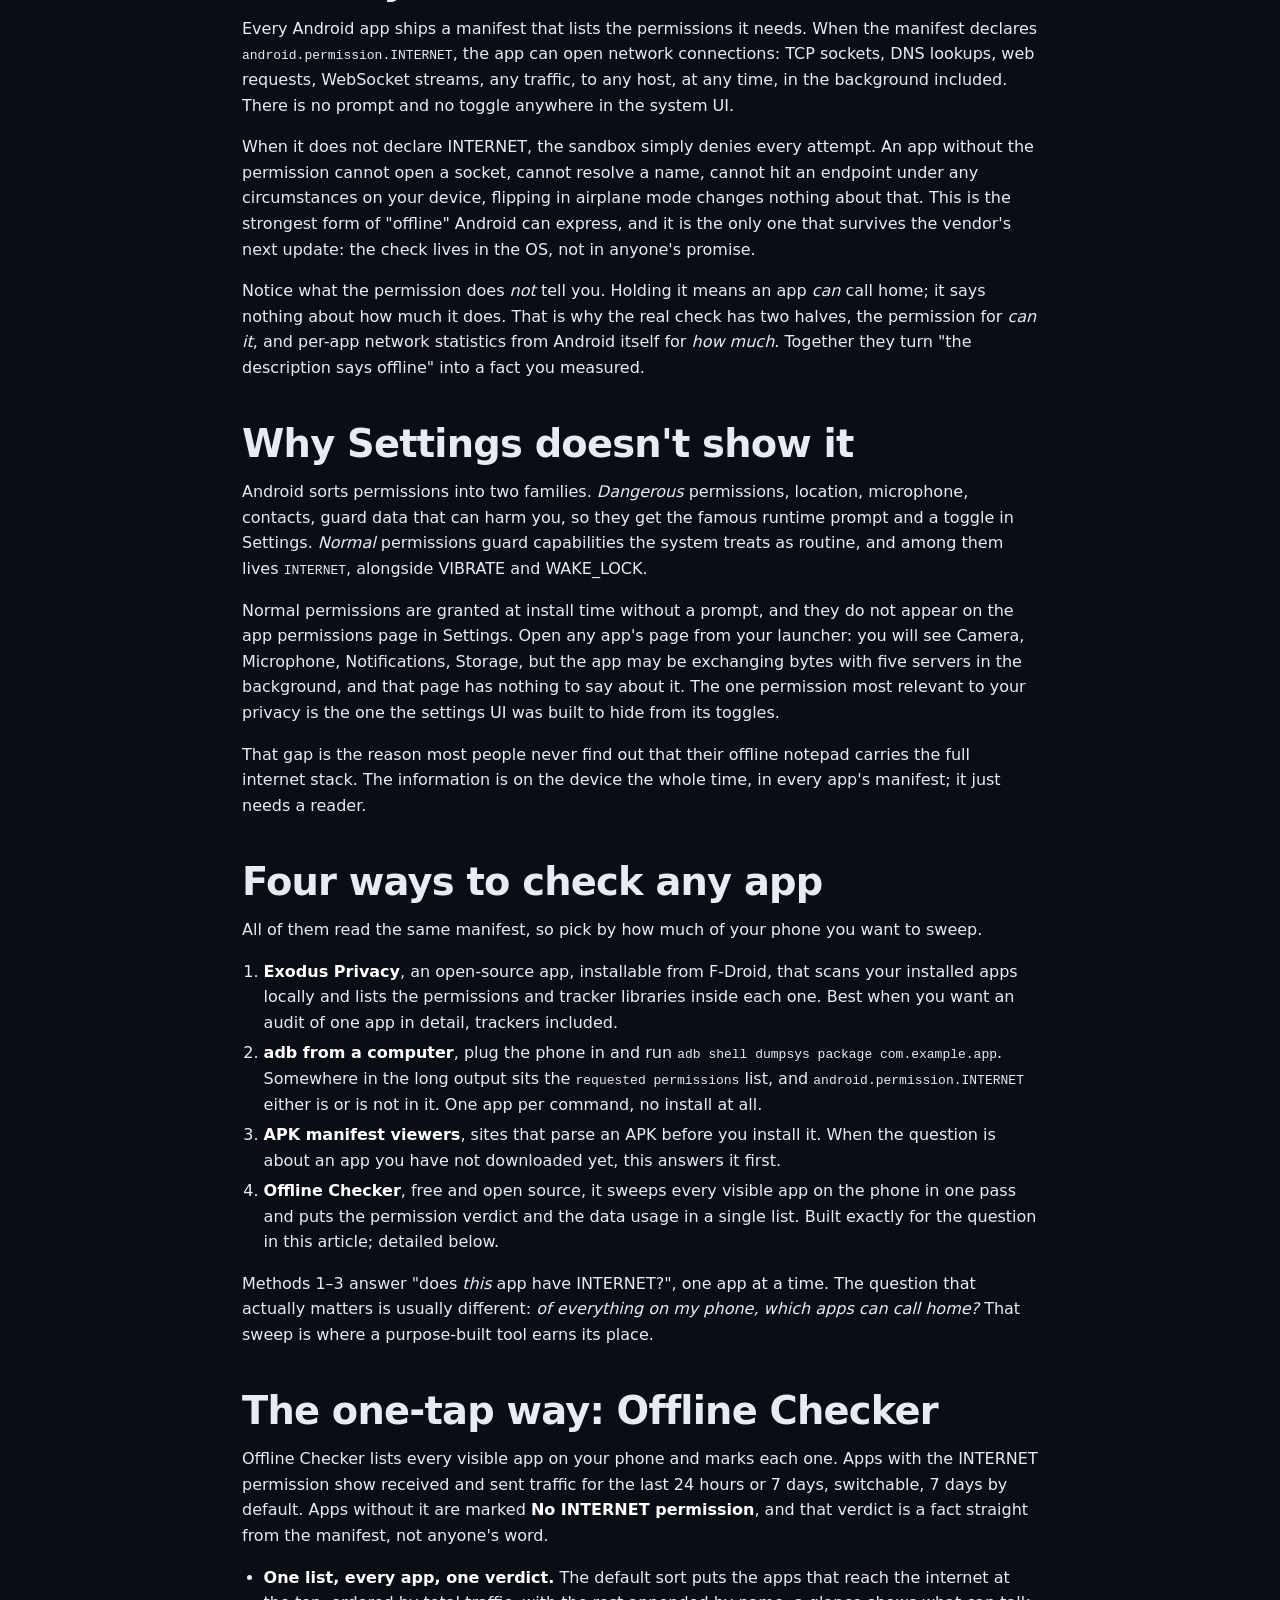
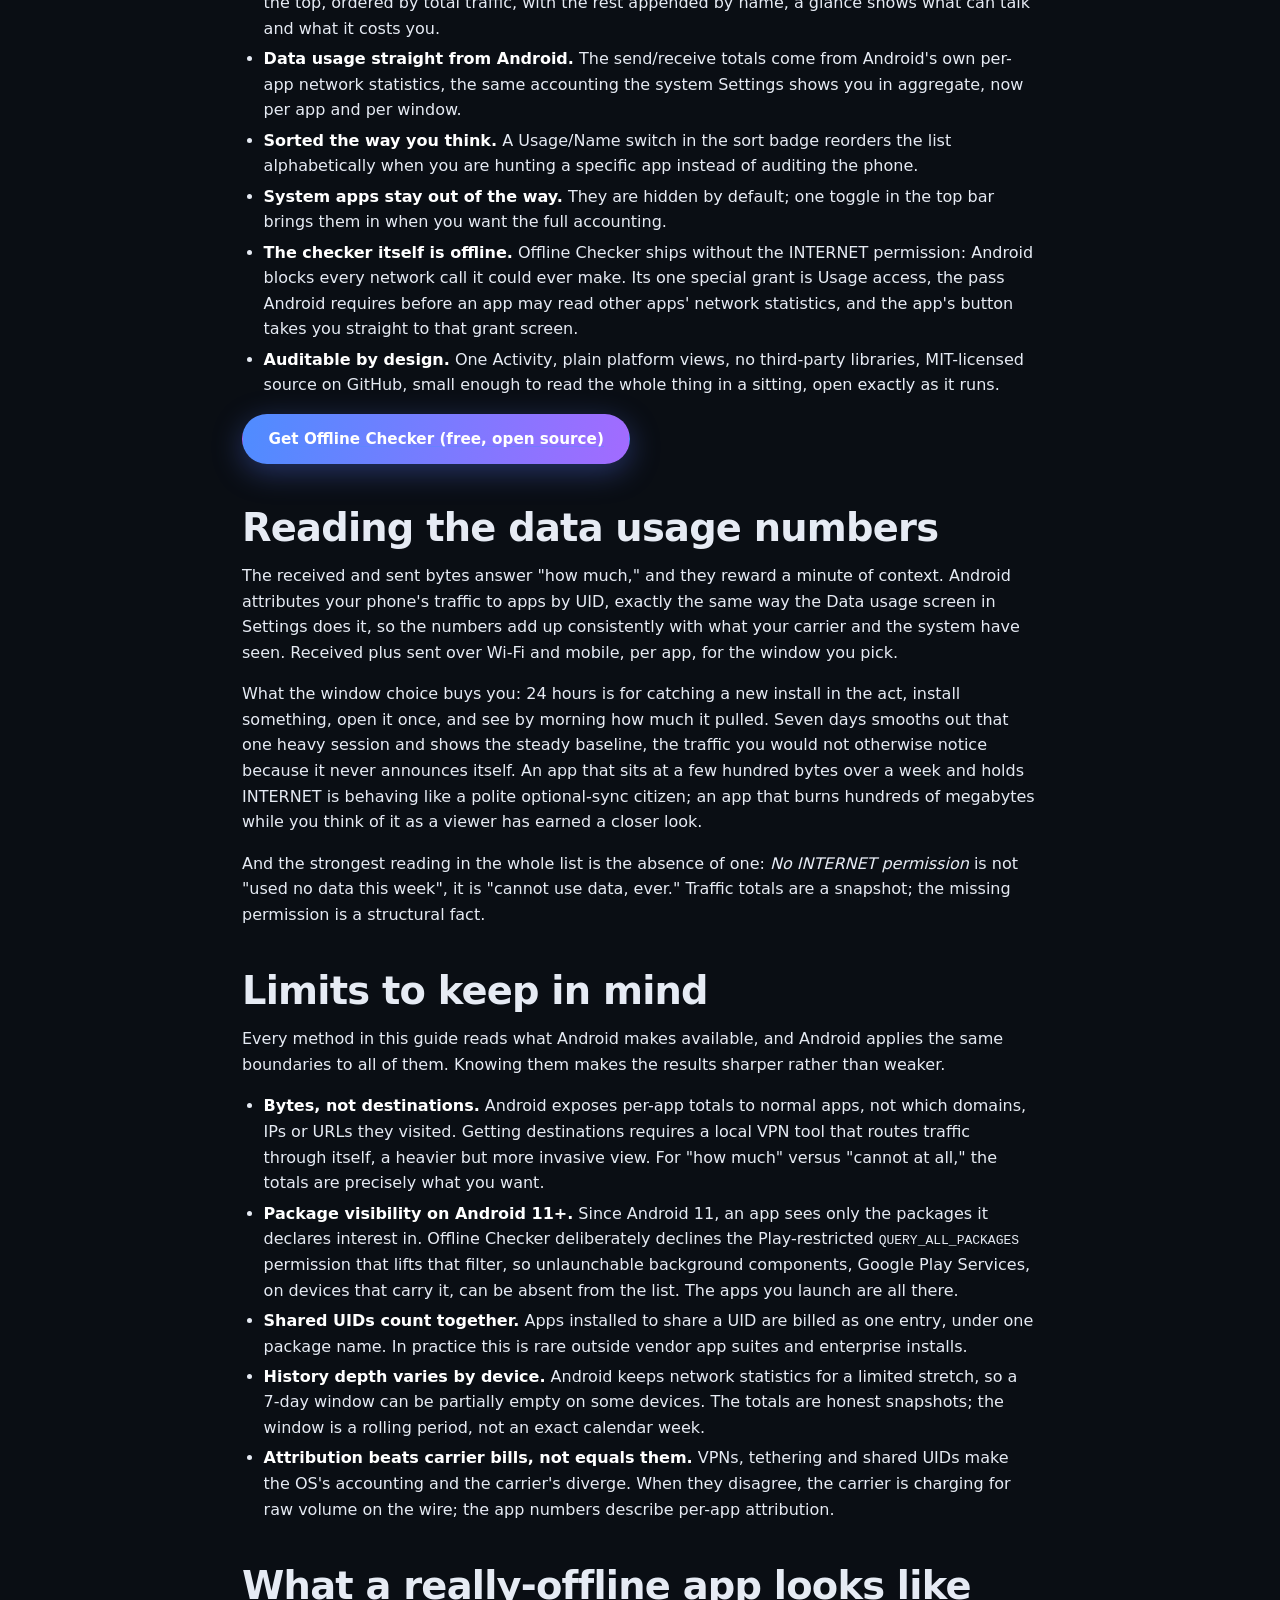
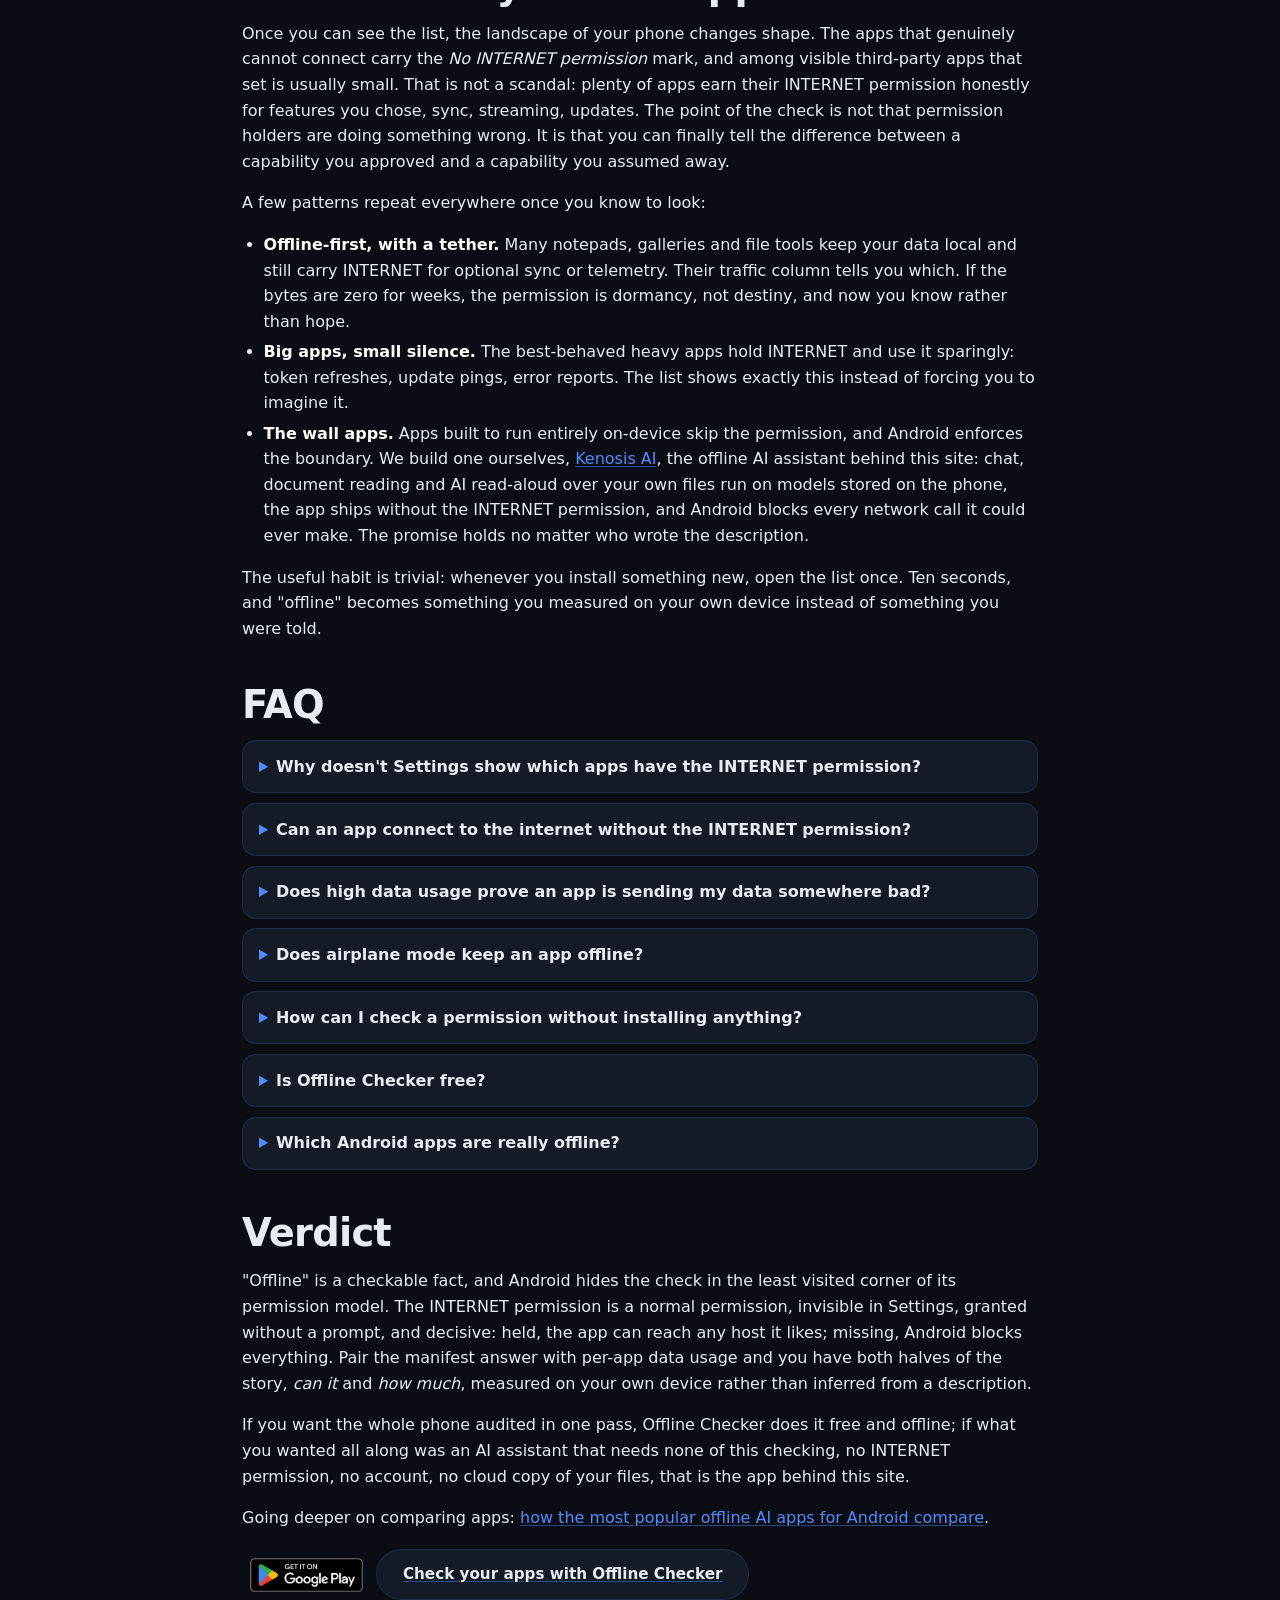
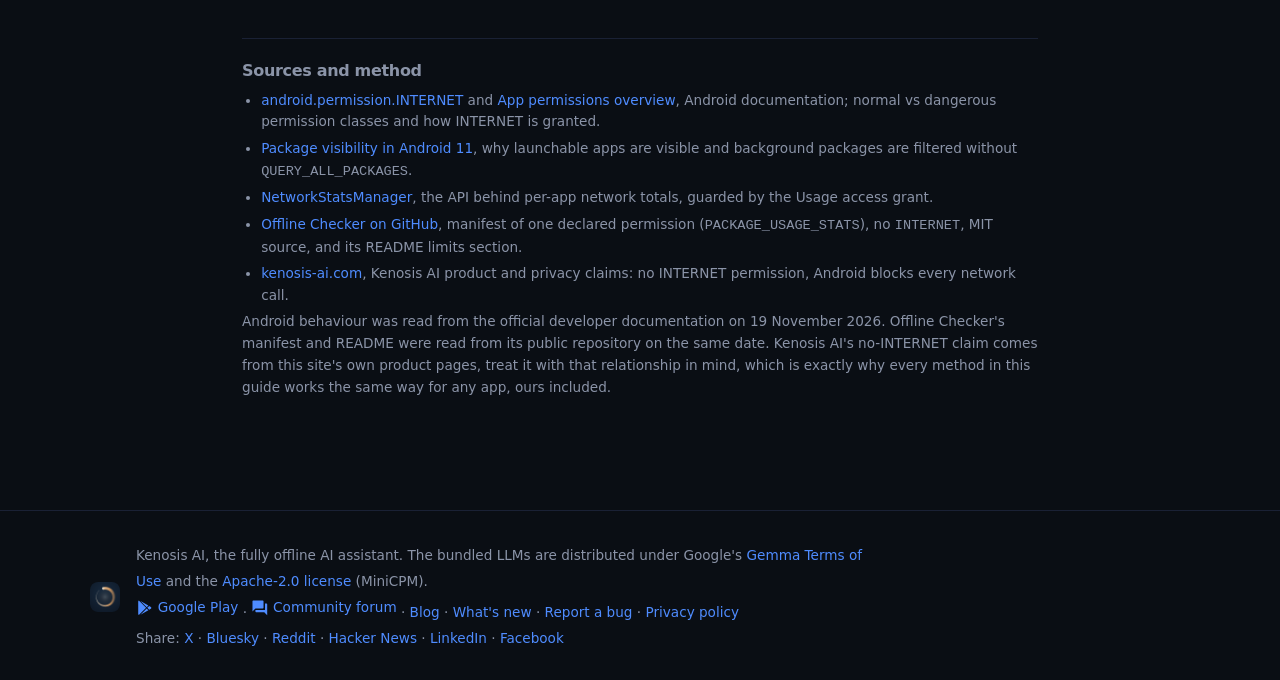
<file: blog/is-your-app-really-offline-android.html>
<!doctype html>
<html lang="en">
<head>
<meta charset="utf-8">
<meta name="viewport" content="width=device-width, initial-scale=1">
<meta name="color-scheme" content="dark">
<title>Is Your Android App Really Offline? Check the INTERNET Permission</title>
<meta name="description" content="An app is offline exactly when it lacks the Android INTERNET permission. Here's what that permission means, why Settings hides it, and how to check any app in one tap.">
<link rel="canonical" href="https://www.kenosis-ai.com/blog/is-your-app-really-offline-android.html">
<meta property="og:type" content="article">
<meta property="og:site_name" content="Kenosis AI">
<meta property="og:title" content="Is Your Android App Really Offline?">
<meta property="og:description" content="What the INTERNET permission means, why Settings hides it, and how to check any app in one tap.">
<meta property="og:url" content="https://www.kenosis-ai.com/blog/is-your-app-really-offline-android.html">
<meta property="og:image" content="https://www.kenosis-ai.com/assets/blog/is-your-app-really-offline-android-og.png">
<meta property="og:image:type" content="image/png">
<meta property="og:image:width" content="1200">
<meta property="og:image:height" content="630">
<meta property="og:image:alt" content="Is your Android app really offline? : checking the INTERNET permission">
<meta property="article:published_time" content="2026-11-19">
<meta property="article:modified_time" content="2026-11-19">
<meta property="article:author" content="https://www.kenosis-ai.com/">
<meta name="twitter:card" content="summary_large_image">
<meta name="twitter:title" content="Is Your Android App Really Offline?">
<meta name="twitter:description" content="What the INTERNET permission means, why Settings hides it, and how to check any app in one tap.">
<meta name="twitter:image" content="https://www.kenosis-ai.com/assets/blog/is-your-app-really-offline-android-og.png">
<meta name="twitter:image:alt" content="Is your Android app really offline? : checking the INTERNET permission">
<link rel="icon" href="../assets/favicon.ico" sizes="48x48 32x32 16x16">
<link rel="icon" type="image/png" sizes="32x32" href="../assets/favicon-32.png">
<link rel="icon" type="image/png" sizes="192x192" href="../assets/favicon-192.png">
<link rel="manifest" href="../assets/site.webmanifest">
<link rel="apple-touch-icon" sizes="180x180" href="../assets/apple-touch-icon.png">
<meta name="theme-color" content="#0a0e14">
<link rel="stylesheet" href="../css/style.css">
<link rel="stylesheet" href="../css/blog.css">
<script type="application/ld+json">
{
  "@context": "https://schema.org",
  "@type": "BlogPosting",
  "headline": "Is Your Android App Really Offline? What the INTERNET Permission Says, and How to Check It",
  "description": "An app is offline exactly when it lacks the Android INTERNET permission. Here's what that permission means, why Settings hides it, and how to check any app in one tap.",
  "image": "https://www.kenosis-ai.com/assets/blog/is-your-app-really-offline-android-og.png",
  "datePublished": "2026-11-19",
  "dateModified": "2026-11-19",
  "inLanguage": "en",
  "mainEntityOfPage": {
    "@type": "WebPage",
    "@id": "https://www.kenosis-ai.com/blog/is-your-app-really-offline-android.html"
  },
  "author": {
    "@type": "Organization",
    "name": "Kenosis AI",
    "url": "https://www.kenosis-ai.com/"
  },
  "publisher": {
    "@type": "Organization",
    "name": "Kenosis AI",
    "url": "https://www.kenosis-ai.com/",
    "logo": {
      "@type": "ImageObject",
      "url": "https://www.kenosis-ai.com/assets/icon.png"
    }
  }
}
</script>
<script type="application/ld+json">
{
  "@context": "https://schema.org",
  "@type": "BreadcrumbList",
  "itemListElement": [
    { "@type": "ListItem", "position": 1, "name": "Home", "item": "https://www.kenosis-ai.com/" },
    { "@type": "ListItem", "position": 2, "name": "Blog", "item": "https://www.kenosis-ai.com/blog/" },
    { "@type": "ListItem", "position": 3, "name": "Is Your Android App Really Offline?" }
  ]
}
</script>
<script type="application/ld+json">
{
  "@context": "https://schema.org",
  "@type": "FAQPage",
  "mainEntity": [
    {
      "@type": "Question",
      "name": "Why doesn't Settings show which apps have the INTERNET permission?",
      "acceptedAnswer": {
        "@type": "Answer",
        "text": "INTERNET is a \"normal\" permission in Android: it is granted automatically at install time and, unlike location or contacts, it does not appear in the per-app permissions page in Settings. The shortcut needs nothing installed: an app's Play Store listing shows its permission list under About this app → App permissions. For a full manifest audit, use a tool that reads the manifests of every installed app, such as Offline Checker or Exodus Privacy."
      }
    },
    {
      "@type": "Question",
      "name": "Can an app connect to the internet without the INTERNET permission?",
      "acceptedAnswer": {
        "@type": "Answer",
        "text": "No. Without android.permission.INTERNET the operating system blocks an app from opening any network connection on its own, sockets, DNS, everything. Apps that share a UID (installed together as an APK with a shared UID) inherit each other's permissions, and a few system components bypass the sandbox, but for normal installed apps the check holds."
      }
    },
    {
      "@type": "Question",
      "name": "Does high data usage prove an app is sending my data somewhere bad?",
      "acceptedAnswer": {
        "@type": "Answer",
        "text": "No. Byte totals say how much, not where to. The number could be a sync engine, an ad SDK refreshing banners in the background, downloads you asked for, or telemetry. Android does not expose destinations (domains, IPs, URLs) to normal apps; seeing those requires a local VPN tool such as a firewall app."
      }
    },
    {
      "@type": "Question",
      "name": "Does airplane mode keep an app offline?",
      "acceptedAnswer": {
        "@type": "Answer",
        "text": "Only as long as it is on. Airplane mode pauses all traffic; the moment you switch radios back on, any app holding the INTERNET permission resumes whatever it was doing. A permission check is the durable answer: an app without INTERNET permission stays offline with the radio on or off."
      }
    },
    {
      "@type": "Question",
      "name": "How can I check a permission without installing anything?",
      "acceptedAnswer": {
        "@type": "Answer",
        "text": "With adb from a computer: adb shell dumpsys package com.example.app lists the package's permissions, including android.permission.INTERNET. APK manifest viewer sites can also show the manifest of an APK before you even install it."
      }
    },
    {
      "@type": "Question",
      "name": "Is Offline Checker free?",
      "acceptedAnswer": {
        "@type": "Answer",
        "text": "Yes. It is free, open source under MIT, with APKs and source at github.com/octoflashdev/offline-checker. It itself holds no INTERNET permission, so it cannot call home."
      }
    },
    {
      "@type": "Question",
      "name": "Which Android apps are really offline?",
      "acceptedAnswer": {
        "@type": "Answer",
        "text": "Apps whose manifest declares no android.permission.INTERNET, for example Kenosis AI, an offline AI assistant that ships without the permission, so Android itself blocks every network call. Rather than trusting a vendor's word, check any app's manifest and data usage on your own device."
      }
    }
  ]
}
</script>
</head>
<body>

<nav class="nav">
  <a class="brand" href="../index.html">
    <img src="../assets/icon.png" alt="Kenosis AI logo" class="brand-icon">
    <span>Kenosis <em>AI</em></span>
  </a>
  <div class="nav-links">
    <a href="../index.html#features">Features</a>
    <a href="../index.html#privacy">Privacy</a>
    <a href="../index.html#faq">FAQ</a>
    <a href="../changelog.html">Changelog</a>
    <a href="index.html">Blog</a>
  </div>
    <a href="https://github.com/octoflashdev/kenosis-web/discussions">Forum</a>
  </div>
</nav>

<main class="article-wrap">
<article class="article">

<header class="article-head">
  <p class="eyebrow">Guide</p>
  <h1>Is Your App Really Offline? What the INTERNET Permission Says, and How to Check It</h1>
  <p class="lead">
    "Offline" is written all over app descriptions. Android, meanwhile, has a precise
    answer to whether an app can reach the internet: one permission in its manifest
    that Settings never shows you. Here is what that permission means, why it is
    hidden, and how to check every app on your phone in one tap.
  </p>
  <p class="article-meta">
    <span>By the Kenosis AI team</span>
    <span class="dot">·</span>
    <span>Updated 19 November 2026</span>
    <span class="dot">·</span>
    <span>7 min read</span>
    <span class="dot">·</span>
    <span>Android documentation and app manifests checked on 19 November 2026</span>
  </p>
  <div class="disclosure">
    <strong>Disclosure:</strong> this site belongs to the makers of Kenosis AI, and
    the checking tool in this guide, Offline Checker, is also ours, free and open
    source. Every method below works the same way regardless of whose app you use to
    check, and every claim links to its source.
  </div>

  <nav class="toc" aria-label="Contents">
    <h2>Contents</h2>
    <ol>
      <li><a href="#short-answer">The short answer</a></li>
      <li><a href="#permission">What the INTERNET permission actually means</a></li>
      <li><a href="#settings">Why Settings doesn't show it</a></li>
      <li><a href="#check">Four ways to check any app</a></li>
      <li><a href="#offline-checker">The one-tap way: Offline Checker</a></li>
      <li><a href="#reading">Reading the data usage numbers</a></li>
      <li><a href="#limits">Limits to keep in mind</a></li>
      <li><a href="#really-offline">What a really-offline app looks like</a></li>
      <li><a href="#faq">FAQ</a></li>
      <li><a href="#verdict">Verdict</a></li>
    </ol>
  </nav>
</header>

<section class="prose" id="short-answer">
  <h2>The short answer</h2>
  <ul>
    <li><strong>An Android app is offline exactly when its manifest lacks <code>android.permission.INTERNET</code>.</strong> Without it, the operating system blocks the app from opening any network connection, sockets, DNS, HTTP, everything. The promise is enforced by the OS, not by the vendor's good will.</li>
    <li><strong>Settings will never show you this.</strong> INTERNET is a <em>normal</em> permission: granted automatically at install, and invisible on the per-app permissions page you visit every day., <a href="#settings">why it's hidden</a></li>
    <li><strong>Permission and traffic are two different checks.</strong> The permission says what an app <em>can</em> do; its data usage says what it <em>does</em>. A news app you read offline may hold INTERNET for background sync and use exactly zero bytes on your quiet weeks., <a href="#reading">reading the data</a></li>
    <li><strong>The fastest way to check everything at once:</strong> open the free, open-source Offline Checker and get one list with every visible app marked, <em>No INTERNET permission</em> for the truly offline, and received/sent byte totals for the rest., <a href="#offline-checker">how it works</a></li>
  </ul>
</section>

<section class="prose" id="permission">
  <h2>What the INTERNET permission actually means</h2>
  <p>
    Every Android app ships a manifest that lists the permissions it needs. When the
    manifest declares <code>android.permission.INTERNET</code>, the app can open
    network connections: TCP sockets, DNS lookups, web requests, WebSocket streams,
    any traffic, to any host, at any time, in the background included. There is no
    prompt and no toggle anywhere in the system UI.
  </p>
  <p>
    When it does not declare INTERNET, the sandbox simply denies every attempt. An
    app without the permission cannot open a socket, cannot resolve a name, cannot
    hit an endpoint under any circumstances on your device, flipping in airplane
    mode changes nothing about that. This is the strongest form of "offline" Android
    can express, and it is the only one that survives the vendor's next update: the
    check lives in the OS, not in anyone's promise.
  </p>
  <p>
    Notice what the permission does <em>not</em> tell you. Holding it means an app
    <em>can</em> call home; it says nothing about how much it does. That is why the
    real check has two halves, the permission for <em>can it</em>, and per-app
    network statistics from Android itself for <em>how much</em>. Together they turn
    "the description says offline" into a fact you measured.
  </p>
</section>

<section class="prose" id="settings">
  <h2>Why Settings doesn't show it</h2>
  <p>
    Android sorts permissions into two families. <em>Dangerous</em> permissions,
    location, microphone, contacts, guard data that can harm you, so they get the
    famous runtime prompt and a toggle in Settings. <em>Normal</em> permissions guard
    capabilities the system treats as routine, and among them lives
    <code>INTERNET</code>, alongside VIBRATE and WAKE_LOCK.
  </p>
  <p>
    Normal permissions are granted at install time without a prompt, and they do not
    appear on the app permissions page in Settings. Open any app's page from your
    launcher: you will see Camera, Microphone, Notifications, Storage, but the app
    may be exchanging bytes with five servers in the background, and that page has
    nothing to say about it. The one permission most relevant to your privacy is the
    one the settings UI was built to hide from its toggles.
  </p>
  <p>
    That gap is the reason most people never find out that their offline notepad
    carries the full internet stack. The information is on the device the whole
    time, in every app's manifest; it just needs a reader.
  </p>
</section>

<section class="prose" id="check">
  <h2>Four ways to check any app</h2>
  <p>
    All of them read the same manifest, so pick by how much of your phone
    you want to sweep.
  </p>
  <ol>
    <li>
      <strong>Exodus Privacy</strong>, an open-source app, installable from F-Droid,
      that scans your installed apps locally and lists the permissions and tracker
      libraries inside each one. Best when you want an audit of one app in detail,
      trackers included.
    </li>
    <li>
      <strong>adb from a computer</strong>, plug the phone in and run
      <code>adb shell dumpsys package com.example.app</code>. Somewhere in the long
      output sits the <code>requested permissions</code> list, and
      <code>android.permission.INTERNET</code> either is or is not in it.
      One app per command, no install at all.
    </li>
    <li>
      <strong>APK manifest viewers</strong>, sites that parse an APK before you
      install it. When the question is about an app you have not downloaded yet,
      this answers it first.
    </li>
    <li>
      <strong>Offline Checker</strong>, free and open source, it sweeps every
      visible app on the phone in one pass and puts the permission verdict and the
      data usage in a single list. Built exactly for the question in this article;
      detailed below.
    </li>
  </ol>
  <p>
    Methods 1–3 answer "does <em>this</em> app have INTERNET?", one app at a time.
    The question that actually matters is usually different: <em>of everything on my
    phone, which apps can call home?</em> That sweep is where a purpose-built tool
    earns its place.
  </p>
</section>

<section class="prose" id="offline-checker">
  <h2>The one-tap way: Offline Checker</h2>
  <p>
    Offline Checker lists every visible app on your phone and marks each one. Apps
    with the INTERNET permission show received and sent traffic for the last 24
    hours or 7 days, switchable, 7 days by default. Apps without it are marked
    <strong>No INTERNET permission</strong>, and that verdict is a fact straight
    from the manifest, not anyone's word.
  </p>
  <ul>
    <li><strong>One list, every app, one verdict.</strong> The default sort puts the apps that reach the internet at the top, ordered by total traffic, with the rest appended by name, a glance shows what can talk and what it costs you.</li>
    <li><strong>Data usage straight from Android.</strong> The send/receive totals come from Android's own per-app network statistics, the same accounting the system Settings shows you in aggregate, now per app and per window.</li>
    <li><strong>Sorted the way you think.</strong> A Usage/Name switch in the sort badge reorders the list alphabetically when you are hunting a specific app instead of auditing the phone.</li>
    <li><strong>System apps stay out of the way.</strong> They are hidden by default; one toggle in the top bar brings them in when you want the full accounting.</li>
    <li><strong>The checker itself is offline.</strong> Offline Checker ships without the INTERNET permission: Android blocks every network call it could ever make. Its one special grant is Usage access, the pass Android requires before an app may read other apps' network statistics, and the app's button takes you straight to that grant screen.</li>
    <li><strong>Auditable by design.</strong> One Activity, plain platform views, no third-party libraries, MIT-licensed source on GitHub, small enough to read the whole thing in a sitting, open exactly as it runs.</li>
  </ul>
  <p>
    <a class="btn primary" href="https://github.com/octoflashdev/offline-checker/releases" rel="noopener noreferrer">Get Offline Checker (free, open source)</a>
  </p>
</section>

<section class="prose" id="reading">
  <h2>Reading the data usage numbers</h2>
  <p>
    The received and sent bytes answer "how much," and they reward a minute of
    context. Android attributes your phone's traffic to apps by UID, exactly the
    same way the Data usage screen in Settings does it, so the numbers add up
    consistently with what your carrier and the system have seen. Received plus sent
    over Wi-Fi and mobile, per app, for the window you pick.
  </p>
  <p>
    What the window choice buys you: 24 hours is for catching a new install in the
    act, install something, open it once, and see by morning how much it pulled.
    Seven days smooths out that one heavy session and shows the steady baseline, the
    traffic you would not otherwise notice because it never announces itself. An
    app that sits at a few hundred bytes over a week and holds INTERNET is behaving
    like a polite optional-sync citizen; an app that burns hundreds of megabytes
    while you think of it as a viewer has earned a closer look.
  </p>
  <p>
    And the strongest reading in the whole list is the absence of one: <em>No
    INTERNET permission</em> is not "used no data this week", it is "cannot use
    data, ever." Traffic totals are a snapshot; the missing permission is a
    structural fact.
  </p>
</section>

<section class="prose" id="limits">
  <h2>Limits to keep in mind</h2>
  <p>
    Every method in this guide reads what Android makes available, and Android
    applies the same boundaries to all of them. Knowing them makes the results
    sharper rather than weaker.
  </p>
  <ul>
    <li><strong>Bytes, not destinations.</strong> Android exposes per-app totals to normal apps, not which domains, IPs or URLs they visited. Getting destinations requires a local VPN tool that routes traffic through itself, a heavier but more invasive view. For "how much" versus "cannot at all," the totals are precisely what you want.</li>
    <li><strong>Package visibility on Android 11+.</strong> Since Android 11, an app sees only the packages it declares interest in. Offline Checker deliberately declines the Play-restricted <code>QUERY_ALL_PACKAGES</code> permission that lifts that filter, so unlaunchable background components, Google Play Services, on devices that carry it, can be absent from the list. The apps you launch are all there.</li>
    <li><strong>Shared UIDs count together.</strong> Apps installed to share a UID are billed as one entry, under one package name. In practice this is rare outside vendor app suites and enterprise installs.</li>
    <li><strong>History depth varies by device.</strong> Android keeps network statistics for a limited stretch, so a 7-day window can be partially empty on some devices. The totals are honest snapshots; the window is a rolling period, not an exact calendar week.</li>
    <li><strong>Attribution beats carrier bills, not equals them.</strong> VPNs, tethering and shared UIDs make the OS's accounting and the carrier's diverge. When they disagree, the carrier is charging for raw volume on the wire; the app numbers describe per-app attribution.</li>
  </ul>
</section>

<section class="prose" id="really-offline">
  <h2>What a really-offline app looks like</h2>
  <p>
    Once you can see the list, the landscape of your phone changes shape. The apps
    that genuinely cannot connect carry the <em>No INTERNET permission</em> mark,
    and among visible third-party apps that set is usually small. That is not a
    scandal: plenty of apps earn their INTERNET permission honestly for features
    you chose, sync, streaming, updates. The point of the check is not that
    permission holders are doing something wrong. It is that you can finally tell
    the difference between a capability you approved and a capability you assumed
    away.
  </p>
  <p>
    A few patterns repeat everywhere once you know to look:
  </p>
  <ul>
    <li><strong>Offline-first, with a tether.</strong> Many notepads, galleries and file tools keep your data local and still carry INTERNET for optional sync or telemetry. Their traffic column tells you which. If the bytes are zero for weeks, the permission is dormancy, not destiny, and now you know rather than hope.</li>
    <li><strong>Big apps, small silence.</strong> The best-behaved heavy apps hold INTERNET and use it sparingly: token refreshes, update pings, error reports. The list shows exactly this instead of forcing you to imagine it.</li>
    <li><strong>The wall apps.</strong> Apps built to run entirely on-device skip the permission, and Android enforces the boundary. We build one ourselves, <a href="../index.html">Kenosis AI</a>, the offline AI assistant behind this site: chat, document reading and AI read-aloud over your own files run on models stored on the phone, the app ships without the INTERNET permission, and Android blocks every network call it could ever make. The promise holds no matter who wrote the description.</li>
  </ul>
  <p>
    The useful habit is trivial: whenever you install something new, open the list
    once. Ten seconds, and "offline" becomes something you measured on your own
    device instead of something you were told.
  </p>
</section>

<section class="prose faq" id="faq">
  <h2>FAQ</h2>
  <div class="faq">
    <details>
      <summary>Why doesn't Settings show which apps have the INTERNET permission?</summary>
      <p>INTERNET is a "normal" permission in Android: it is granted automatically at install time and, unlike location or contacts, it does not appear on the per-app permissions page in Settings. The shortcut needs nothing installed: an app's Play Store listing shows its permission list under About this app → App permissions. For a full manifest audit, use a tool that reads the manifests of every installed app, such as Offline Checker or Exodus Privacy.</p>
    </details>
    <details>
      <summary>Can an app connect to the internet without the INTERNET permission?</summary>
      <p>No. Without <code>android.permission.INTERNET</code> the operating system blocks an app from opening any network connection on its own, sockets, DNS, everything. Apps that share a UID (installed together as one APK suite) inherit each other's permissions, and a few system components live outside the sandbox, but for normal installed apps the check holds.</p>
    </details>
    <details>
      <summary>Does high data usage prove an app is sending my data somewhere bad?</summary>
      <p>No. Byte totals say how much, not to where. The number could be a sync engine, an ad SDK refreshing banners in the background, downloads you asked for, or telemetry. Android does not expose destinations (domains, IPs, URLs) to normal apps; seeing those requires a local VPN tool such as a firewall app.</p>
    </details>
    <details>
      <summary>Does airplane mode keep an app offline?</summary>
      <p>Only as long as it is on. Airplane mode pauses all traffic; the moment you switch radios back on, any app holding the INTERNET permission resumes whatever it was doing. A permission check is the durable answer: an app without INTERNET permission stays offline with the radio on or off.</p>
    </details>
    <details>
      <summary>How can I check a permission without installing anything?</summary>
      <p>With adb from a computer: <code>adb shell dumpsys package com.example.app</code> lists the package's permissions, including <code>android.permission.INTERNET</code>. APK manifest viewer sites can also show the manifest of an APK before you install it.</p>
    </details>
    <details>
      <summary>Is Offline Checker free?</summary>
      <p>Yes. It is free, open source under MIT, with APKs and source at github.com/octoflashdev/offline-checker. It itself holds no INTERNET permission, so it cannot call home.</p>
    </details>
    <details>
      <summary>Which Android apps are really offline?</summary>
      <p>Apps whose manifest declares no <code>android.permission.INTERNET</code>, for example Kenosis AI, an offline AI assistant that ships without the permission, so Android itself blocks every network call. Rather than trusting a vendor's word, check any app's manifest and data usage on your own device.</p>
    </details>
  </div>
</section>

<section class="prose" id="verdict">
  <h2>Verdict</h2>
  <p>
    "Offline" is a checkable fact, and Android hides the check in the least visited
    corner of its permission model. The INTERNET permission is a normal permission,
invisible in Settings, granted without a prompt, and decisive: held, the app
    can reach any host it likes; missing, Android blocks everything. Pair the
    manifest answer with per-app data usage and you have both halves of the story,
    <em>can it</em> and <em>how much</em>, measured on your own device rather than
    inferred from a description.
  </p>
  <p>
    If you want the whole phone audited in one pass, Offline Checker does it free
    and offline; if what you wanted all along was an AI assistant that needs none of
    this checking, no INTERNET permission, no account, no cloud copy of your
    files, that is the app behind this site.
  </p>
  <p>
    Going deeper on comparing apps: <a href="best-offline-ai-apps-android.html">how
    the most popular offline AI apps for Android compare</a>.
  </p>
  <p>
    <a class="play-badge" href="https://play.google.com/store/apps/details?id=hr.exel.kenosis_ai&utm_source=website"><img src="../assets/badges/get-it-on-google-play.png" alt="Get it on Google Play" width="129" height="50" loading="lazy"></a>
    <a class="btn ghost" href="https://github.com/octoflashdev/offline-checker/releases" rel="noopener noreferrer">Check your apps with Offline Checker</a>
  </p>
</section>

<section class="sources">
  <h2>Sources and method</h2>
  <ul>
    <li><a href="https://developer.android.com/reference/android/Manifest.permission#INTERNET">android.permission.INTERNET</a> and <a href="https://developer.android.com/guide/topics/permissions/overview">App permissions overview</a>, Android documentation; normal vs dangerous permission classes and how INTERNET is granted.</li>
    <li><a href="https://developer.android.com/training/package-visibility">Package visibility in Android 11</a>, why launchable apps are visible and background packages are filtered without <code>QUERY_ALL_PACKAGES</code>.</li>
    <li><a href="https://developer.android.com/reference/android/app/usage/NetworkStatsManager">NetworkStatsManager</a>, the API behind per-app network totals, guarded by the Usage access grant.</li>
    <li><a href="https://github.com/octoflashdev/offline-checker">Offline Checker on GitHub</a>, manifest of one declared permission (<code>PACKAGE_USAGE_STATS</code>), no <code>INTERNET</code>, MIT source, and its README limits section.</li>
    <li><a href="https://www.kenosis-ai.com/">kenosis-ai.com</a>, Kenosis AI product and privacy claims: no INTERNET permission, Android blocks every network call.</li>
  </ul>
  <p>
    Android behaviour was read from the official developer documentation on
    19 November 2026. Offline Checker's manifest and README were read from its
    public repository on the same date. Kenosis AI's no-INTERNET claim comes from
    this site's own product pages, treat it with that relationship in mind, which
    is exactly why every method in this guide works the same way for any app, ours
    included.
  </p>
</section>

</article>
</main>

<footer class="footer">
  <div class="footer-inner">
    <img src="../assets/icon.png" alt="Kenosis AI" class="brand-icon">
    <div class="footer-links">
      <p>
        Kenosis AI, the fully offline AI assistant. The bundled LLMs are distributed under
        Google's <a href="https://ai.google.dev/gemma/terms">Gemma Terms of Use</a> and the
        <a href="https://www.apache.org/licenses/LICENSE-2.0">Apache-2.0 license</a> (MiniCPM).
      </p>
      <p class="footer-social">
        <a href="https://play.google.com/store/apps/details?id=hr.exel.kenosis_ai&utm_source=website" title="Google Play" aria-label="Google Play">
          <svg class="footer-icon" viewBox="0 0 24 24" fill="currentColor" aria-hidden="true"><path d="M3,20.5V3.5C3,2.91 3.34,2.39 3.84,2.15L13.69,12L3.84,21.85C3.34,21.6 3,21.09 3,20.5M16.81,15.12L6.05,21.34L14.54,12.85L16.81,15.12M20.16,10.81C21.11,11.4 21.11,12.6 20.16,13.19L17.89,14.5L15.38,12L17.89,9.5L20.16,10.81M6.05,2.66L16.81,8.88L14.54,11.15L6.05,2.66Z"/></svg>Google Play</a> ·
        <a href="https://github.com/octoflashdev/kenosis-web/discussions" title="Forum" aria-label="Community forum on GitHub Discussions">
          <svg class="footer-icon" viewBox="0 0 24 24" fill="currentColor" aria-hidden="true"><path d="M21,6H19V15H6V17A1,1 0 0,0 7,18H18L22,22V7A1,1 0 0,0 21,6M17,12V3A1,1 0 0,0 16,2H3A1,1 0 0,0 2,3V17L6,13H16A1,1 0 0,0 17,12Z"/></svg>Community forum</a> ·
        <a href="../blog/">Blog</a> ·
        <a href="../changelog.html">What's new</a> ·
        <a href="#" id="bug-report-link">Report a bug</a> ·
        <a href="../privacy.html">Privacy policy</a>
      </p>
      <p class="footer-social footer-share">Share:
        <a href="https://twitter.com/intent/tweet?url=https%3A%2F%2Fwww.kenosis-ai.com%2Fblog%2Fis-your-app-really-offline-android.html&amp;text=Is%20Your%20Android%20App%20Really%20Offline%3F" target="_blank" rel="noopener noreferrer">X</a> ·
        <a href="https://bsky.app/intent/compose?text=Is%20Your%20Android%20App%20Really%20Offline%3F%20https%3A%2F%2Fwww.kenosis-ai.com%2Fblog%2Fis-your-app-really-offline-android.html" target="_blank" rel="noopener noreferrer">Bluesky</a> ·
        <a href="https://www.reddit.com/submit?url=https%3A%2F%2Fwww.kenosis-ai.com%2Fblog%2Fis-your-app-really-offline-android.html&amp;title=Is%20Your%20Android%20App%20Really%20Offline%3F" target="_blank" rel="noopener noreferrer">Reddit</a> ·
        <a href="https://news.ycombinator.com/submitlink?u=https%3A%2F%2Fwww.kenosis-ai.com%2Fblog%2Fis-your-app-really-offline-android.html&amp;t=Is%20Your%20Android%20App%20Really%20Offline%3F" target="_blank" rel="noopener noreferrer">Hacker News</a> ·
        <a href="https://www.linkedin.com/sharing/share-offsite/?url=https%3A%2F%2Fwww.kenosis-ai.com%2Fblog%2Fis-your-app-really-offline-android.html" target="_blank" rel="noopener noreferrer">LinkedIn</a> ·
        <a href="https://www.facebook.com/sharer/sharer.php?u=https%3A%2F%2Fwww.kenosis-ai.com%2Fblog%2Fis-your-app-really-offline-android.html" target="_blank" rel="noopener noreferrer">Facebook</a>
      </p>
      <div class="bug-reveal" id="bug-reveal" hidden>
        <label id="bug-captcha">Human check, what is 7 + 5? <input id="bug-answer" type="number" inputmode="numeric" style="width:5rem" autocomplete="off"></label>
        <p id="bug-email" hidden>✉️ octoflash.sup@gmail.com</p>
        <p id="bug-error" class="bug-error" hidden>Not quite, try again.</p>
      </div>
    </div>
  </div>
</footer>

<script src="../js/main.js"></script>
</body>
</html>
</file>
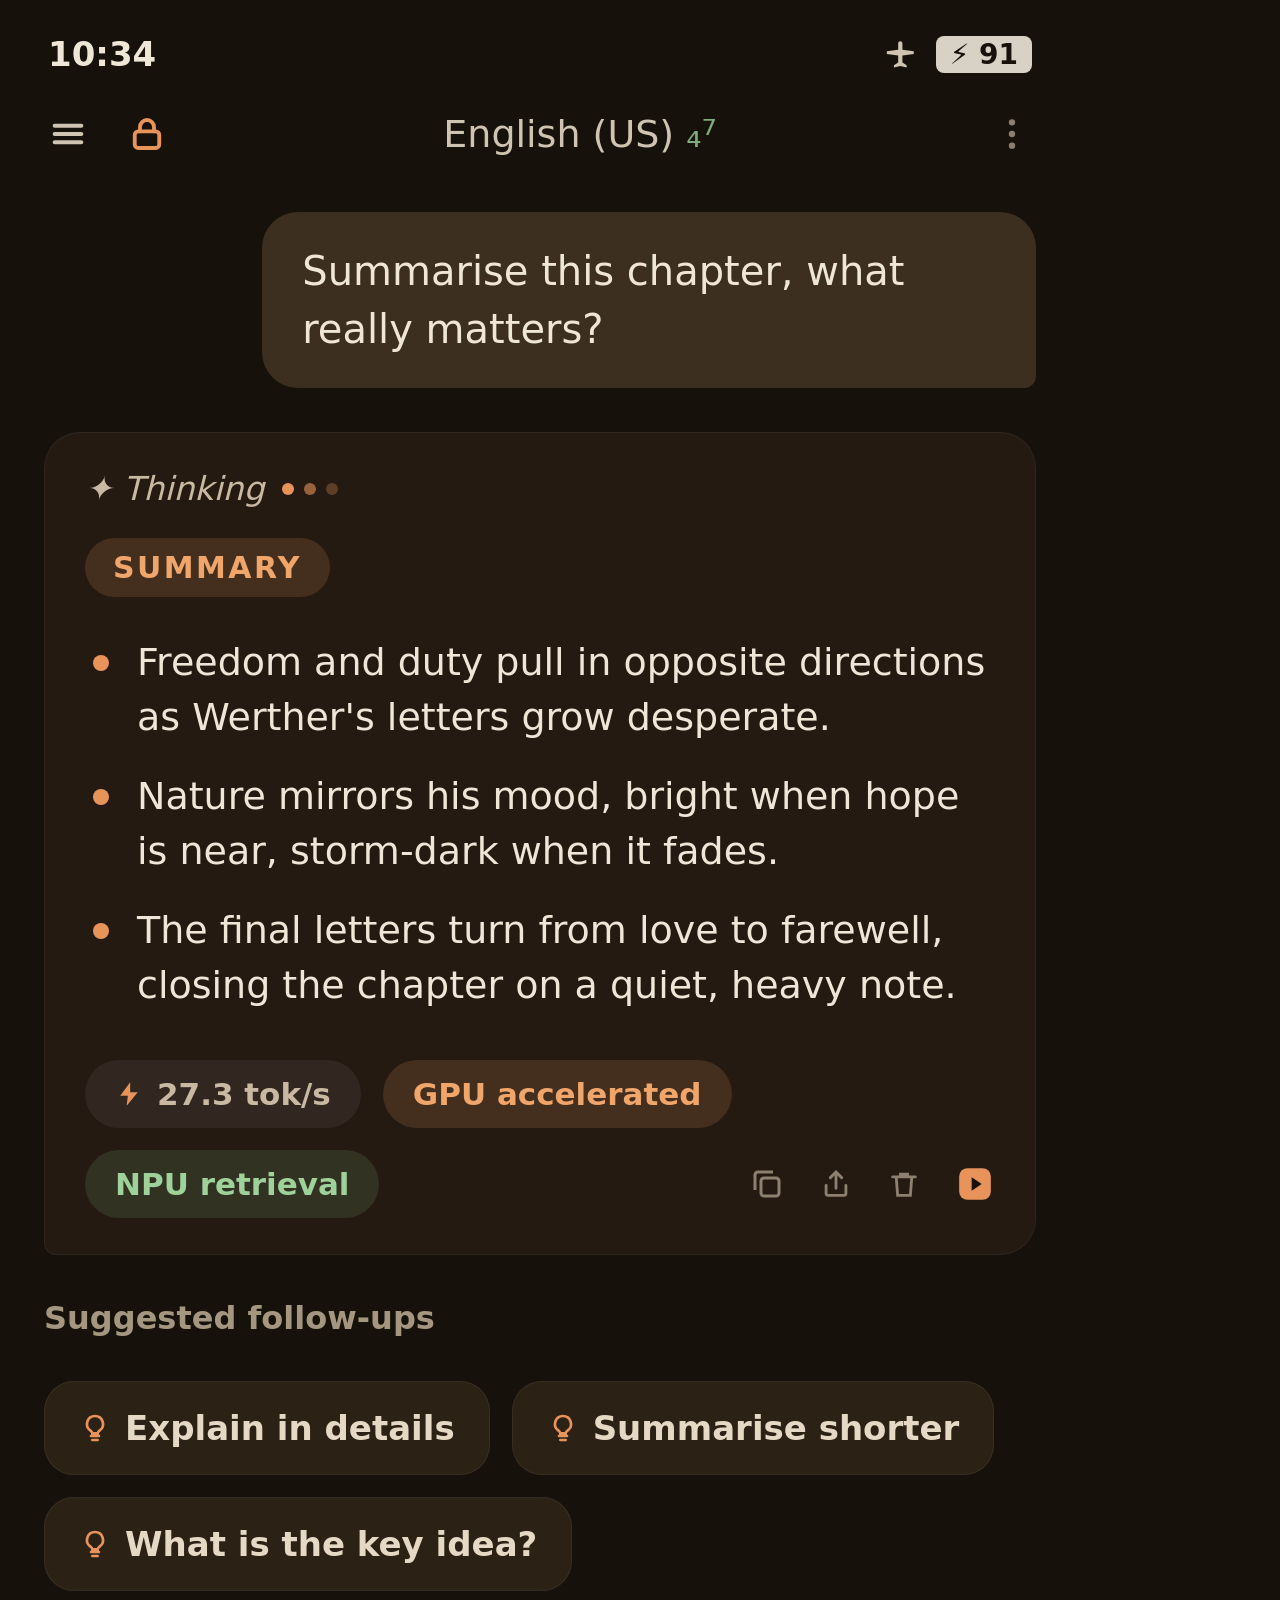
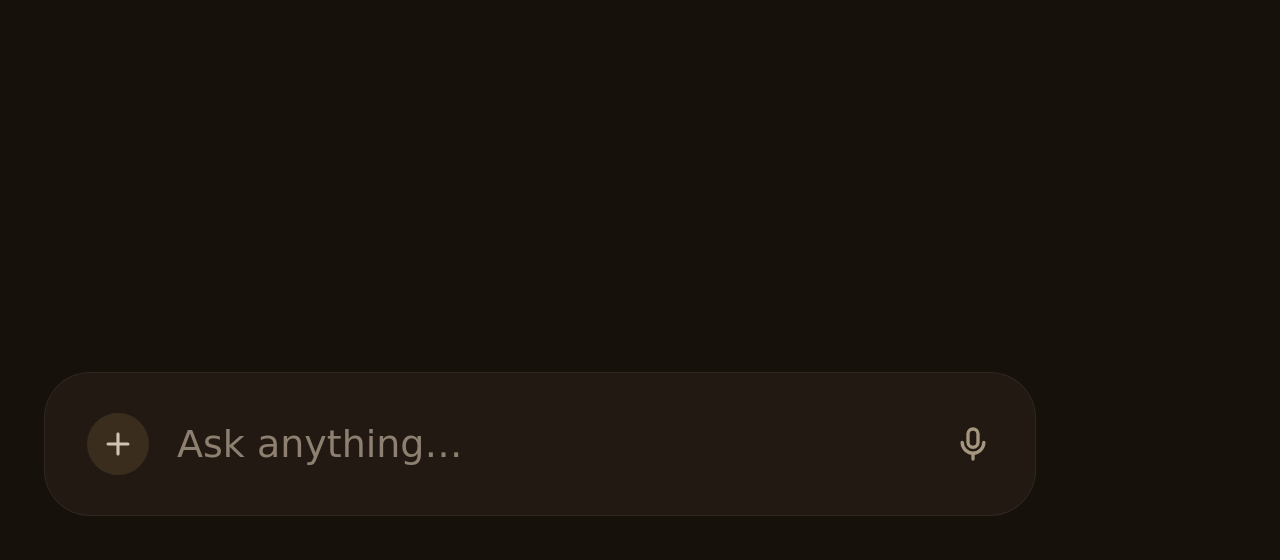
<file: playstore/chat-mock.html>
<!doctype html>
<html lang="en">
<head>
<meta charset="utf-8">
<meta name="robots" content="noindex, nofollow">
<style>
  /* Kenosis AI, marketing chat mock 1080x2160 (matches in-app chat look) */
  * { margin: 0; padding: 0; box-sizing: border-box; }
  html, body { width: 1080px; height: 2160px; overflow: hidden; }
  body {
    background: #17110c;
    color: #efe6d8;
    font-family: "Noto Sans", system-ui, -apple-system, "Segoe UI", Roboto, sans-serif;
    display: flex; flex-direction: column;
  }
  .status { display: flex; justify-content: space-between; align-items: center; padding: 34px 48px 12px; font-size: 34px; font-weight: 700; }
  .status .right { display: flex; align-items: center; gap: 18px; font-size: 28px; }
  .status .batt { background: #d8d2c6; color: #17110c; border-radius: 8px; padding: 2px 14px; font-weight: 800; }

  .header { display: flex; align-items: center; gap: 38px; padding: 26px 48px; font-size: 38px; }
  .header .grow { flex: 1; text-align: center; color: #cfc4b2; }
  .header .tok { color: #7fae7a; }
  .header .dim { color: #8d8070; }

  .chat { flex: 1; padding: 30px 44px 0; display: flex; flex-direction: column; gap: 44px; }

  .user { align-self: flex-end; max-width: 78%; background: #3d2f20; border-radius: 36px 36px 12px 36px; padding: 30px 40px; font-size: 40px; line-height: 1.45; }

  .ai { background: #241a12; border: 1px solid rgba(255,255,255,.05); border-radius: 36px 36px 36px 12px; padding: 36px 40px; }
  .think { display: flex; align-items: center; gap: 18px; color: #c9b9a2; font-size: 33px; font-style: italic; margin-bottom: 30px; }
  .think .dots { display: flex; gap: 10px; }
  .think .dots span { display: inline-block; width: 12px; height: 12px; border-radius: 50%; background: #e8935a; }
  .think .dots span:nth-child(2) { opacity: .6; } .think .dots span:nth-child(3) { opacity: .3; }
  .summary-tag { display: inline-block; background: rgba(232,147,90,.16); color: #f0a56b; font-weight: 800; font-size: 30px; letter-spacing: .08em; text-transform: uppercase; border-radius: 999px; padding: 12px 28px; margin-bottom: 26px; }
  .ai ul { list-style: none; }
  .ai li { font-size: 38px; line-height: 1.45; padding: 12px 0 12px 52px; position: relative; }
  .ai li::before { content: ""; position: absolute; left: 8px; top: 32px; width: 16px; height: 16px; border-radius: 50%; background: #e8935a; }

  .meta { display: flex; align-items: center; gap: 22px; margin-top: 34px; flex-wrap: wrap; }
  .chip { display: flex; align-items: center; gap: 14px; font-size: 31px; font-weight: 700; border-radius: 999px; padding: 16px 30px; }
  .chip.speed { color: #c9b9a2; background: rgba(255,255,255,.06); }
  .chip.npu { color: #9fd29a; background: rgba(127,174,122,.16); }
  .chip.gpu { color: #f0a56b; background: rgba(232,147,90,.16); }
  .actions { margin-left: auto; display: flex; gap: 34px; align-items: center; color: #8d8070; }

  .sug-label { color: #a5977f; font-size: 32px; font-weight: 700; }
  .sugs { display: flex; flex-wrap: wrap; gap: 22px; }
  .sug { display: flex; align-items: center; background: #2c2115; border: 1px solid rgba(255,255,255,.06); color: #e5d9c6; font-size: 34px; font-weight: 600; border-radius: 30px; padding: 26px 34px; }
  .sug svg { margin-right: 14px; }

  .input { margin: 44px; background: #221a12; border: 1px solid rgba(255,255,255,.06); border-radius: 46px; padding: 40px 42px; display: flex; align-items: center; gap: 28px; }
  .input .plus { width: 62px; height: 62px; border-radius: 50%; background: #3a2d1e; display: flex; align-items: center; justify-content: center; flex-shrink: 0; }
  .input .ph { flex: 1; color: #8d8070; font-size: 38px; }
  svg.ic { display: block; }
</style>
</head>
<body>
  <div class="status">
    <span>10:34</span>
    <span class="right"><svg class="ic" width="34" height="34" viewBox="0 0 24 24" fill="#cfc4b2"><path d="M13,4.5V9L21,10V12L13,13V18L16,20V21.5L11.5,20.5L7,21.5V20L10,18V13L2,12V10L10,9V4.5C10,3.67 10.67,3 11.5,3C12.33,3 13,3.67 13,4.5Z"/></svg> <span class="batt">⚡ 91</span></span>
  </div>
  <div class="header">
    <svg class="ic" width="40" height="40" viewBox="0 0 24 24" fill="none" stroke="#cfc4b2" stroke-width="2.4" stroke-linecap="round"><path d="M4 7h16M4 12h16M4 17h16"/></svg>
    <svg class="ic" width="42" height="42" viewBox="0 0 24 24" fill="none" stroke="#e8935a" stroke-width="2.2" stroke-linecap="round"><rect x="5" y="10.5" width="14" height="9.5" rx="2"/><path d="M8 10.5V8a4 4 0 0 1 8 0v2.5"/></svg>
    <span class="grow">English (US) <span class="tok">₄⁷</span></span>
    <svg class="ic" width="40" height="40" viewBox="0 0 24 24" fill="#8d8070"><circle cx="12" cy="5" r="1.9"/><circle cx="12" cy="12" r="1.9"/><circle cx="12" cy="19" r="1.9"/></svg>
  </div>

  <div class="chat">
    <div class="user">Summarise this chapter, what really matters?</div>

    <div class="ai">
      <div class="think">✦ Thinking<span class="dots"><span></span><span></span><span></span></span></div>
      <div class="summary-tag">Summary</div>
      <ul>
        <li>Freedom and duty pull in opposite directions as Werther's letters grow desperate.</li>
        <li>Nature mirrors his mood, bright when hope is near, storm-dark when it fades.</li>
        <li>The final letters turn from love to farewell, closing the chapter on a quiet, heavy note.</li>
      </ul>
      <div class="meta">
        <span class="chip speed"><svg class="ic" width="28" height="28" viewBox="0 0 24 24" fill="#e8935a"><path d="M13,2L4.5,13.5H11L10,22L19.5,10.5H13L13,2.5Z"/></svg>27.3 tok/s</span>
        <span class="chip gpu">GPU accelerated</span>
        <span class="chip npu">NPU retrieval</span>
        <span class="actions">
          <svg class="ic" width="36" height="36" viewBox="0 0 24 24" fill="none" stroke="#8d8070" stroke-width="2"><rect x="8" y="8" width="12" height="12" rx="2"/><path d="M16 4H6a2 2 0 0 0-2 2v10"/></svg>
          <svg class="ic" width="34" height="34" viewBox="0 0 24 24" fill="none" stroke="#8d8070" stroke-width="2" stroke-linecap="round"><path d="M12 15V4M8 7.5L12 3.5l4 4M5 13v5.5A1.5 1.5 0 0 0 6.5 20h11a1.5 1.5 0 0 0 1.5-1.5V13"/></svg>
          <svg class="ic" width="34" height="34" viewBox="0 0 24 24" fill="none" stroke="#8d8070" stroke-width="2" stroke-linecap="round"><path d="M4 7h16M9.5 7V5h5v2M6.5 7l1 13h9l1-13"/></svg>
          <svg class="ic" width="40" height="40" viewBox="0 0 24 24"><rect x="2.5" y="2.5" width="19" height="19" rx="5" fill="#e8935a"/><path d="M10 8l6 4-6 4z" fill="#17110c"/></svg>
        </span>
      </div>
    </div>

    <div class="sug-label">Suggested follow-ups</div>
    <div class="sugs">
      <span class="sug"><svg class="ic" width="32" height="32" viewBox="0 0 24 24" fill="none" stroke="#e8935a" stroke-width="2" stroke-linecap="round"><path d="M9 18h6M10 21h4M12 3a6 6 0 0 1 3.6 10.8c-.9.7-1.6 1.3-1.6 2.2h-4c0-.9-.7-1.5-1.6-2.2A6 6 0 0 1 12 3Z"/></svg>Explain in details</span>
      <span class="sug"><svg class="ic" width="32" height="32" viewBox="0 0 24 24" fill="none" stroke="#e8935a" stroke-width="2" stroke-linecap="round"><path d="M9 18h6M10 21h4M12 3a6 6 0 0 1 3.6 10.8c-.9.7-1.6 1.3-1.6 2.2h-4c0-.9-.7-1.5-1.6-2.2A6 6 0 0 1 12 3Z"/></svg>Summarise shorter</span>
      <span class="sug"><svg class="ic" width="32" height="32" viewBox="0 0 24 24" fill="none" stroke="#e8935a" stroke-width="2" stroke-linecap="round"><path d="M9 18h6M10 21h4M12 3a6 6 0 0 1 3.6 10.8c-.9.7-1.6 1.3-1.6 2.2h-4c0-.9-.7-1.5-1.6-2.2A6 6 0 0 1 12 3Z"/></svg>What is the key idea?</span>
    </div>
  </div>

  <div class="input">
    <span class="plus"><svg class="ic" width="34" height="34" viewBox="0 0 24 24" fill="none" stroke="#cfc4b2" stroke-width="2.2" stroke-linecap="round"><path d="M12 5v14M5 12h14"/></svg></span>
    <span class="ph">Ask anything…</span>
    <svg class="ic" width="40" height="40" viewBox="0 0 24 24" fill="none" stroke="#a5977f" stroke-width="2" stroke-linecap="round"><rect x="9" y="3" width="6" height="11" rx="3"/><path d="M5.5 11a6.5 6.5 0 0 0 13 0M12 17.5V21"/></svg>
  </div>
</body>
</html>
</file>
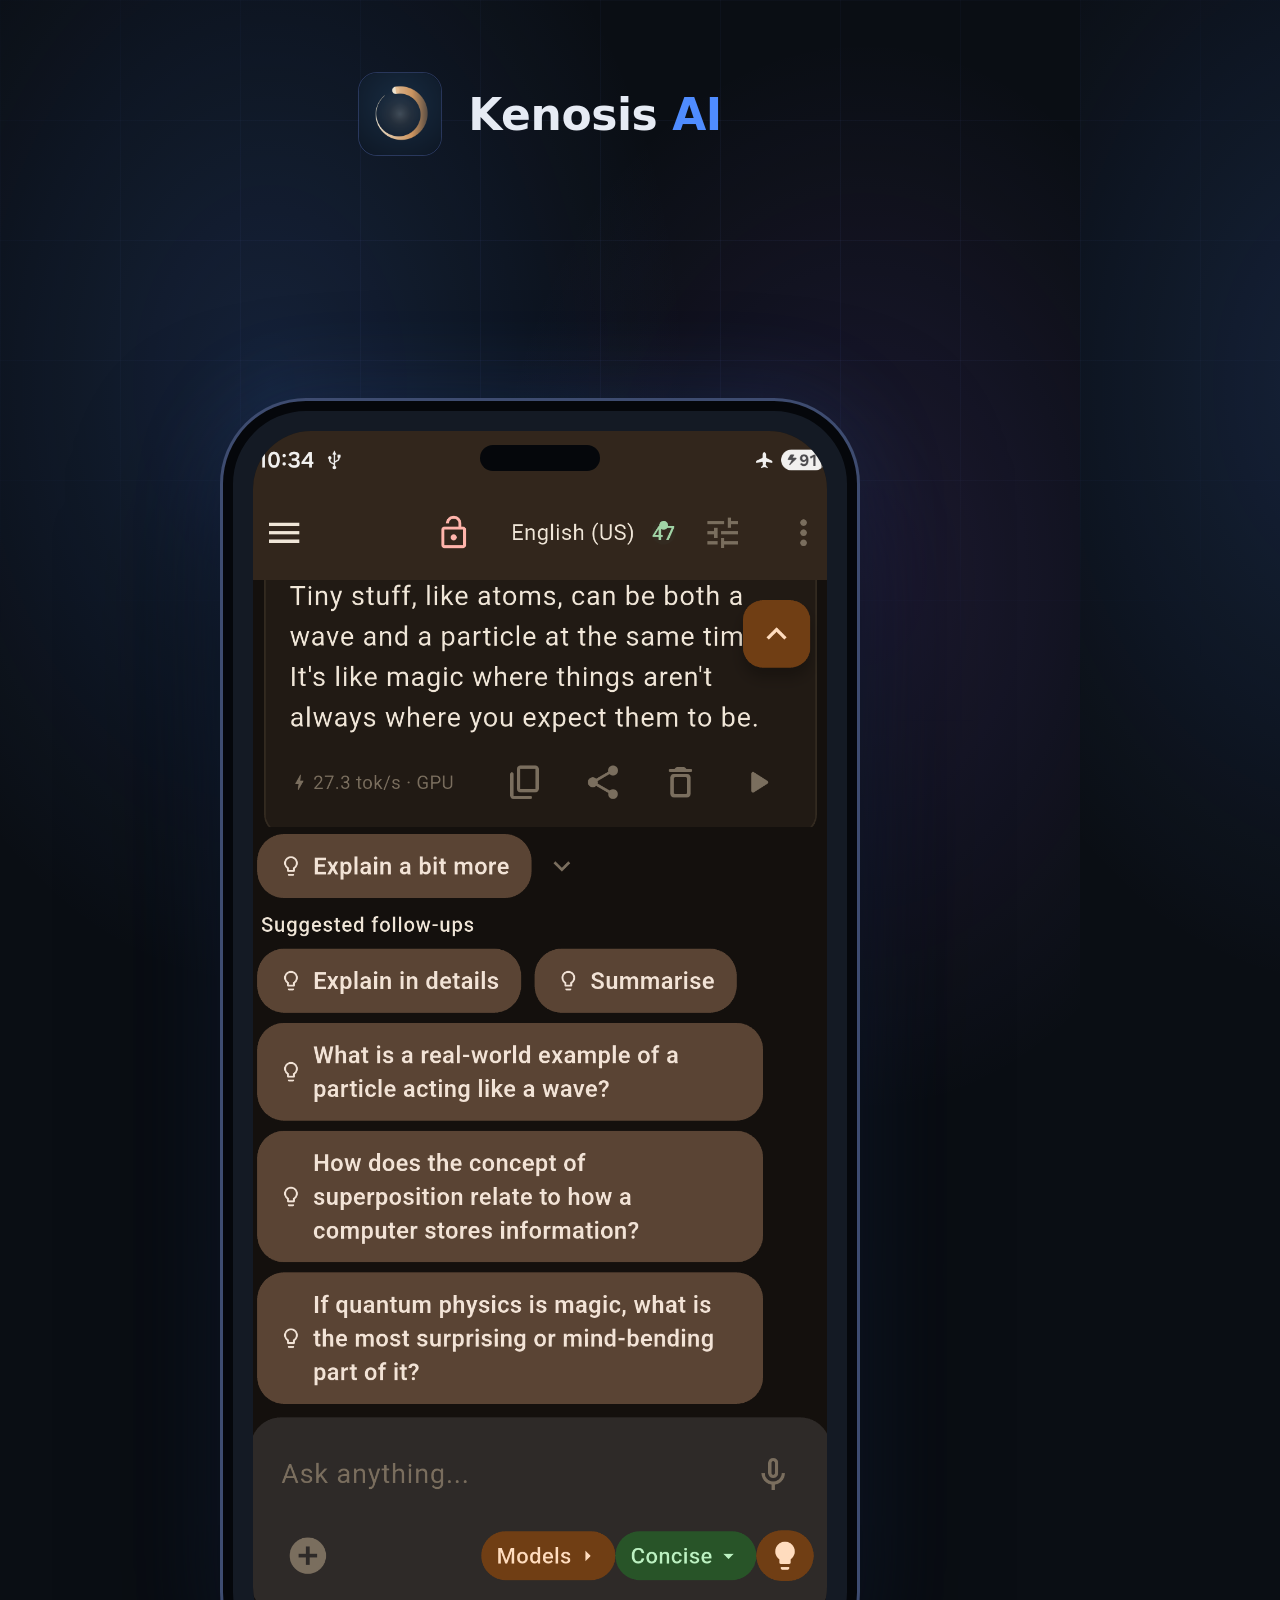
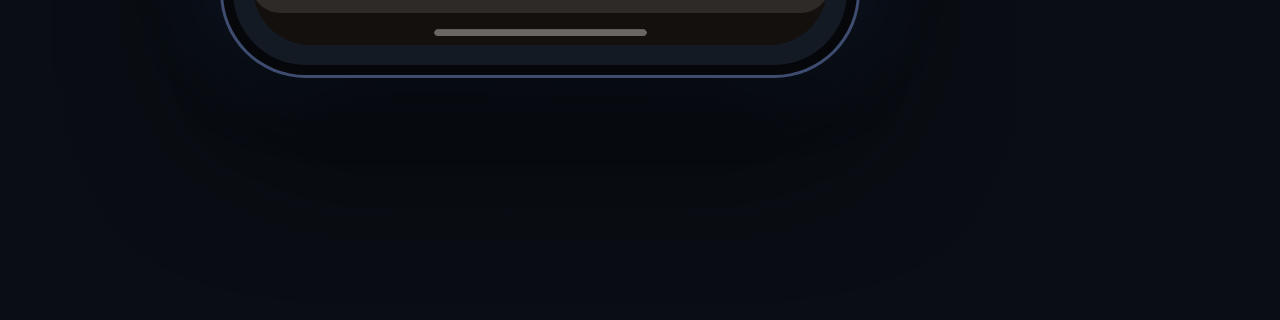
<file: playstore/phone-screens.html>
<!doctype html>
<html lang="en">
<head>
<meta charset="utf-8">
<meta name="robots" content="noindex, nofollow">
<style>
  /* Kenosis AI, Play Store phone screenshot 1080x1920 (site palette) */
  :root {
    --bg: #0a0e14;
    --accent-1: #4f8cff;
    --accent-2: #a26bff;
    --text: #e6ebf4;
    --text-dim: #8b94a8;
    --card-border: rgba(120, 150, 255, 0.25);
    --grad: linear-gradient(100deg, var(--accent-1), var(--accent-2));
  }
  * { margin: 0; padding: 0; box-sizing: border-box; }
  html, body { width: 1080px; height: 1920px; overflow: hidden; }
  body {
    background:
      radial-gradient(55% 45% at 25% 20%, rgba(79,140,255,.16), transparent 70%),
      radial-gradient(50% 40% at 80% 30%, rgba(162,107,255,.13), transparent 70%),
      var(--bg);
    color: var(--text);
    font-family: "Noto Sans", system-ui, -apple-system, "Segoe UI", Roboto, sans-serif;
    display: flex; flex-direction: column; align-items: center;
  }
  .grid {
    position: absolute; inset: 0; pointer-events: none;
    background-image:
      linear-gradient(rgba(120,150,255,.05) 1px, transparent 1px),
      linear-gradient(90deg, rgba(120,150,255,.05) 1px, transparent 1px);
    background-size: 120px 120px;
    mask-image: radial-gradient(75% 55% at 50% 30%, #000 30%, transparent 100%);
    -webkit-mask-image: radial-gradient(75% 55% at 50% 30%, #000 30%, transparent 100%);
  }

  .brandrow { position: relative; display: flex; align-items: center; gap: 26px; margin-top: 72px; }
  .brandrow img { width: 84px; height: 84px; border-radius: 19px; display: block; border: 1px solid var(--card-border); }
  .brandname { font-size: 44px; font-weight: 800; letter-spacing: -0.01em; }
  .brandname em { font-style: normal; color: var(--accent-1); }

  .copy { position: relative; margin-top: 64px; text-align: center; padding: 0 70px; }
  h1 { font-size: 78px; line-height: 1.16; font-weight: 800; letter-spacing: -0.02em; }
  h1.small { font-size: 72px; }
  .grad {
    background: var(--grad);
    -webkit-background-clip: text; background-clip: text;
    -webkit-text-fill-color: transparent;
  }
  .sub { margin-top: 24px; color: var(--text-dim); font-size: 38px; font-weight: 600; line-height: 1.4; }
  .sub strong { color: var(--text); }

  /* stack layout: pitch on top 50%, small phones cascading below */
  body.stack .brandrow { margin-top: 178px; }
  body.stack .copy { margin-top: 38px; }
  body.stack .phone { display: none; }
  .fan { display: none; }
  body.stack .fan { display: block; position: relative; margin-top: auto; height: 930px; width: 100%; flex-shrink: 0; }
  .mini {
    position: absolute; border-radius: 40px; overflow: hidden;
    border: 2px solid rgba(140,170,255,.35);
    box-shadow: 0 34px 80px rgba(0,0,0,.7), 0 0 60px rgba(79,140,255,.15), inset 0 0 0 6px #05070b;
    background: #0d1219;
  }
  .mini img { width: 100%; height: 100%; object-fit: cover; object-position: top; display: block; }
  .mini::before {
    content: ""; position: absolute; top: 12px; left: 50%; transform: translateX(-50%);
    width: 78px; height: 17px; border-radius: 999px; background: #05070b; z-index: 2;
  }
  .m-back  { width: 300px; height: 600px; left: 390px; top: 0;    transform: rotate(-4deg); }
  .m-mid   { width: 300px; height: 600px; left: 315px; top: 165px; transform: rotate(3deg); }
  .m-front { width: 300px; height: 600px; left: 390px; top: 330px; transform: rotate(-2deg); }

  /* pitch chips (stack mode), pill claims like the Reddit image */
  .chips { display: none; }
  body.stack .chips {
    display: grid; grid-template-columns: repeat(2, max-content); gap: 20px;
    margin-top: 44px; justify-content: center;
  }
  .chips .chip {
    display: flex; align-items: center; gap: 14px;
    padding: 20px 36px; border-radius: 999px;
    background: rgba(79, 140, 255, 0.06); border: 1px solid var(--card-border);
    font-size: 34px; font-weight: 700; color: var(--text);
  }

  /* device frame */
  .phone {
    position: relative; margin-top: 64px;
    width: 640px; height: 1280px; border-radius: 86px;
    background: #141a24;
    border: 3px solid rgba(140,170,255,.35);
    box-shadow: 0 60px 140px rgba(0,0,0,.7), 0 0 90px rgba(79,140,255,.18), inset 0 0 0 10px #05070b;
    padding: 30px;
  }
  .screen { width: 100%; height: 100%; border-radius: 58px; overflow: hidden; position: relative; background: #0d1219; }
  .screen img { width: 100%; height: 100%; object-fit: cover; object-position: top; display: block; }
  .pill {
    position: absolute; top: 44px; left: 50%; transform: translateX(-50%);
    width: 120px; height: 26px; border-radius: 999px; background: #05070b; z-index: 3;
  }
</style>
</head>
<body>
  <div class="grid"></div>
  <div class="brandrow">
    <img src="../assets/icon.png" alt="">
    <div class="brandname">Kenosis <em>AI</em></div>
  </div>
  <div class="copy">
    <h1 id="title"></h1>
    <div class="sub" id="sub"></div>
    <div class="chips" id="chips"></div>
  </div>
  <div class="phone">
    <div class="pill"></div>
    <div class="screen"><img id="shot" src="" alt=""></div>
  </div>
  <div class="fan" id="fan"></div>
<script>
  // ?shot=<file under assets/screenshots/>&t1=&t2=&sub= : single phone
  // ?shots=a.png,b.png,c.png&...                        : stacked fan (back to front)
  const q = new URLSearchParams(location.search);
  document.getElementById('title').innerHTML =
    (q.get('t1') || '') + '<br><span class="grad">' + (q.get('t2') || '') + '</span>';
  document.getElementById('sub').innerHTML = (q.get('sub') || '').replace(/\*\*(.+?)\*\*/g, '<strong>$1</strong>');
  if (q.get('fs') === 'small') document.getElementById('title').classList.add('small');
  if (q.get('chips')) {
    for (const c of q.get('chips').split('|')) {
      const el = document.createElement('div');
      el.className = 'chip';
      el.textContent = c;
      document.getElementById('chips').appendChild(el);
    }
  }
  if (q.get('shots')) {
    document.body.classList.add('stack');
    const fan = document.getElementById('fan');
    q.get('shots').split(',').forEach((name, i) => {
      const d = document.createElement('div');
      d.className = 'mini ' + (['m-back', 'm-mid', 'm-front'][i] || 'm-front');
      const img = document.createElement('img');
      img.src = '../assets/screenshots/' + name;
      d.appendChild(img);
      fan.appendChild(d);
    });
  } else {
    document.getElementById('shot').src = '../assets/screenshots/' + (q.get('shot') || 'chat.png');
  }
</script>
</body>
</html>
</file>
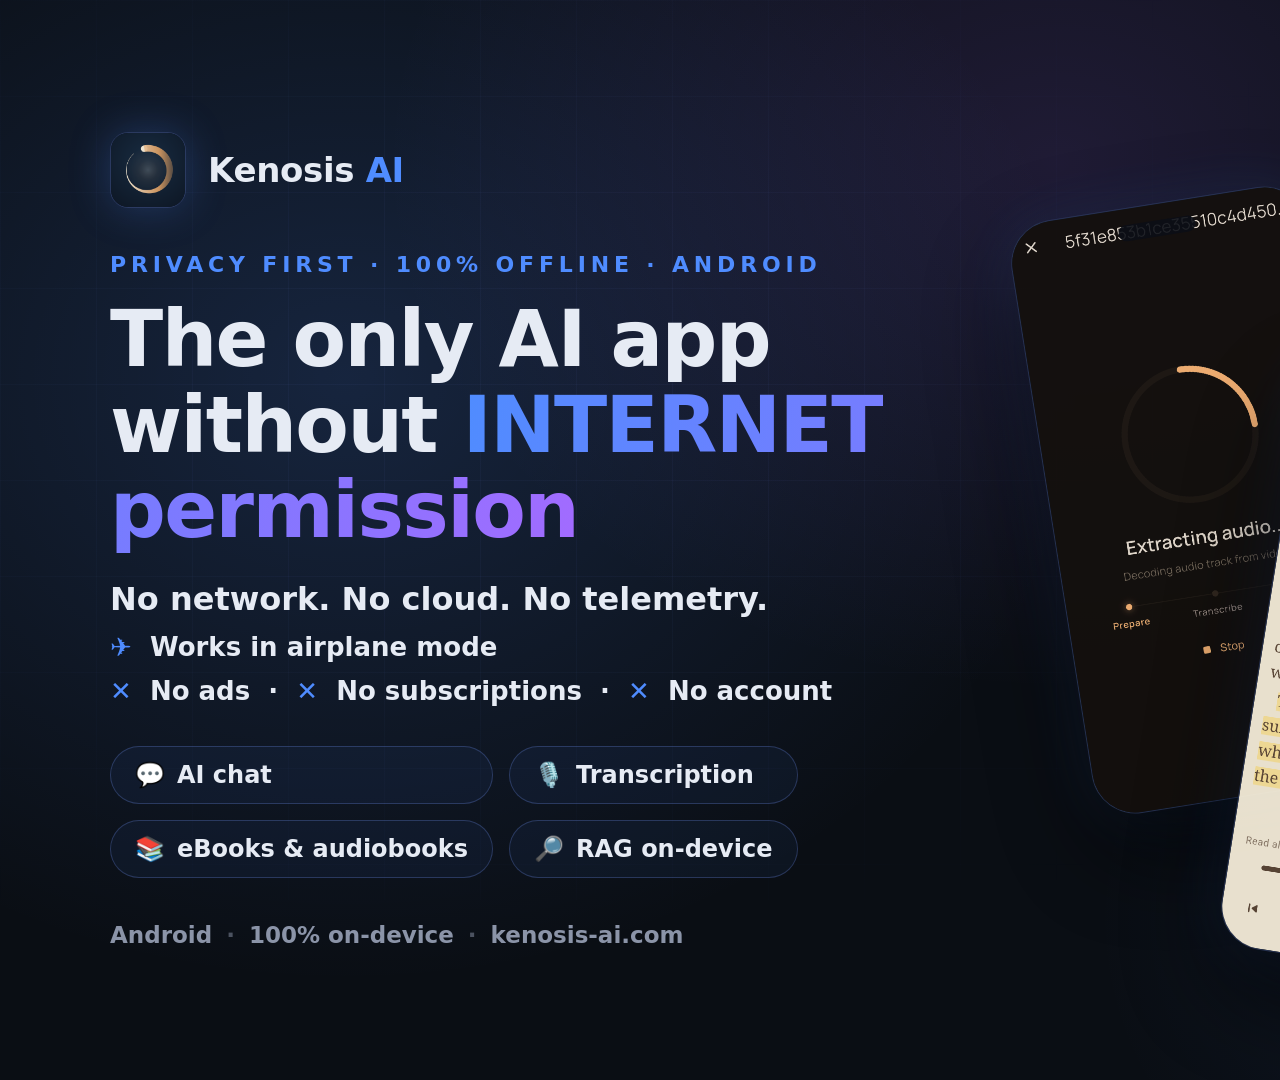
<file: reddit/reddit-wide.html>
<!doctype html>
<html lang="en">
<head>
<meta charset="utf-8">
<style>
  /* Kenosis AI — Reddit wide promo 1920x1080 (site palette + design cues) */
  :root {
    --bg: #0a0e14;
    --accent-1: #4f8cff;
    --accent-2: #a26bff;
    --text: #e6ebf4;
    --text-dim: #8b94a8;
    --card-border: rgba(120, 150, 255, 0.25);
    --card-bg: rgba(79, 140, 255, 0.06);
    --grad: linear-gradient(100deg, var(--accent-1), var(--accent-2));
  }
  * { margin: 0; padding: 0; box-sizing: border-box; }
  html, body { width: 1920px; height: 1080px; overflow: hidden; }
  body {
    background:
      radial-gradient(55% 80% at 18% 35%, rgba(79,140,255,.18), transparent 70%),
      radial-gradient(50% 70% at 55% 15%, rgba(162,107,255,.14), transparent 70%),
      radial-gradient(40% 55% at 85% 85%, rgba(79,140,255,.10), transparent 70%),
      var(--bg);
    color: var(--text);
    font-family: "Noto Sans", system-ui, -apple-system, "Segoe UI", Roboto, sans-serif;
  }
  /* faint grid, like a blueprint — subtle web-design hint */
  .grid {
    position: absolute; inset: 0; pointer-events: none;
    background-image:
      linear-gradient(rgba(120,150,255,.045) 1px, transparent 1px),
      linear-gradient(90deg, rgba(120,150,255,.045) 1px, transparent 1px);
    background-size: 96px 96px;
    mask-image: radial-gradient(70% 70% at 40% 45%, #000 30%, transparent 100%);
    -webkit-mask-image: radial-gradient(70% 70% at 40% 45%, #000 30%, transparent 100%);
  }

  .wrap { position: relative; display: flex; align-items: center; height: 100%; padding: 0 110px; }

  /* ---- left: copy ---- */
  .copy { max-width: 900px; }
  .brandrow { display: flex; align-items: center; gap: 22px; margin-bottom: 44px; }
  .brandrow img {
    width: 76px; height: 76px; border-radius: 18px; display: block;
    border: 1px solid var(--card-border);
    box-shadow: 0 0 40px rgba(79,140,255,.25);
  }
  .brandname { font-size: 34px; font-weight: 800; letter-spacing: -0.01em; }
  .brandname em { font-style: normal; color: var(--accent-1); }
  .eyebrow {
    text-transform: uppercase; letter-spacing: .22em; font-size: 22px;
    color: var(--accent-1); font-weight: 700; margin-bottom: 20px;
  }
  h1 { font-size: 78px; line-height: 1.1; font-weight: 800; letter-spacing: -0.02em; }
  .grad {
    background: var(--grad);
    -webkit-background-clip: text; background-clip: text;
    -webkit-text-fill-color: transparent;
  }
  .sub { margin-top: 26px; color: var(--text-dim); font-size: 32px; font-weight: 600; }
  .sub strong { color: var(--text); }
  .plane { margin-top: 14px; color: var(--text); font-size: 26px; font-weight: 700; }
  .plane .sym { color: var(--accent-1); }

  /* feature chips — small cards, like the site's feature grid */
  .chips { display: grid; grid-template-columns: repeat(2, max-content); gap: 16px; margin-top: 40px; }
  .chip {
    display: flex; align-items: center; gap: 12px;
    padding: 14px 24px; border-radius: 999px;
    background: var(--card-bg); border: 1px solid var(--card-border);
    font-size: 24px; font-weight: 700; color: var(--text);
  }
  .chip .sym { font-size: 24px; }
  .chip small { color: var(--text-dim); font-weight: 600; }

  .foot { margin-top: 44px; display: flex; align-items: center; gap: 14px; color: var(--text-dim); font-size: 23px; font-weight: 600; }
  .foot .dot { opacity: .5; }

  /* ---- right: fan of phones ---- */
  .phones { position: relative; margin-left: auto; width: 760px; height: 960px; flex-shrink: 0; }
  .phone {
    position: absolute; border-radius: 44px; overflow: hidden;
    border: 1px solid var(--card-border);
    box-shadow: 0 40px 100px rgba(0,0,0,.65), 0 0 60px rgba(79,140,255,.16);
    background: #0d1219;
  }
  .phone img { width: 100%; height: 100%; object-fit: cover; object-position: top; display: block; }
  .p-left  { width: 300px; height: 600px; left: 0; top: 140px; transform: rotate(-9deg); opacity: .92; }
  .p-right { width: 300px; height: 600px; left: 210px; top: 310px; transform: rotate(9deg); opacity: .95; }
  .p-main  { width: 360px; height: 720px; left: 390px; top: 80px; transform: rotate(0deg); z-index: 3; }
  /* notch pill */
  .phone::before {
    content: ""; position: absolute; top: 16px; left: 50%; transform: translateX(-50%);
    width: 96px; height: 20px; border-radius: 999px;
    background: rgba(10,14,20,.9); z-index: 2;
  }
  .p-left::before, .p-right::before { width: 78px; height: 16px; }
</style>
</head>
<body>
  <div class="grid"></div>
  <div class="wrap">
    <div class="copy">
      <div class="brandrow">
        <img src="../assets/icon.png" alt="">
        <div class="brandname">Kenosis <em>AI</em></div>
      </div>
      <div class="eyebrow">Privacy first &middot; 100% offline &middot; Android</div>
      <h1>The only AI app<br>without <span class="grad">INTERNET<br>permission</span></h1>
      <div class="sub"><strong>No network. No cloud. No telemetry.</strong></div>
      <div class="plane"><span class="sym">✈</span>&nbsp; Works in airplane mode</div>
      <div class="plane"><span class="sym">✕</span>&nbsp; No ads &nbsp;&middot;&nbsp; <span class="sym">✕</span>&nbsp; No subscriptions &nbsp;&middot;&nbsp; <span class="sym">✕</span>&nbsp; No account</div>
      <div class="chips">
        <div class="chip"><span class="sym">💬</span> AI chat</div>
        <div class="chip"><span class="sym">🎙️</span> Transcription</div>
        <div class="chip"><span class="sym">📚</span> eBooks &amp; audiobooks</div>
        <div class="chip"><span class="sym">🔎</span> RAG on-device</div>
      </div>
      <div class="foot">
        Android <span class="dot">·</span> 100% on-device <span class="dot">·</span> kenosis-ai.com
      </div>
    </div>
    <div class="phones">
      <div class="phone p-left"><img src="../assets/screenshots/transcription.png" alt=""></div>
      <div class="phone p-right"><img src="../assets/screenshots/epub-new-03.png" alt=""></div>
      <div class="phone p-main"><img src="../assets/screenshots/chat.png" alt=""></div>
    </div>
  </div>
</body>
</html>
</file>
<file: css/style.css>
/* Kenosis AI, dark futuristic landing */
:root {
  --bg: #0a0e14;
  --bg-soft: #10151f;
  --card: #141a26;
  --card-border: rgba(120, 150, 255, 0.14);
  --text: #e6ebf4;
  --text-dim: #8b94a8;
  --accent-1: #4f8cff;
  --accent-2: #a26bff;
  --grad: linear-gradient(100deg, var(--accent-1), var(--accent-2));
  --radius: 14px;
}

* { box-sizing: border-box; margin: 0; padding: 0; }

[hidden] { display: none !important; }

html { scroll-behavior: smooth; scroll-padding-top: 5.5rem; }

body {
  background: var(--bg);
  color: var(--text);
  font-family: system-ui, -apple-system, "Segoe UI", Roboto, sans-serif;
  line-height: 1.6;
  overflow-x: hidden;
}

img, video { max-width: 100%; display: block; }

h1, h2, h3 { line-height: 1.15; letter-spacing: -0.02em; }
h1 { font-size: clamp(2.2rem, 6vw, 3.8rem); font-weight: 800; }
h2 { font-size: clamp(1.7rem, 4vw, 2.4rem); text-align: center; margin-bottom: .6em; }
h3 { font-size: 1.15rem; }

.grad {
  color: var(--accent-1);
  background: var(--grad);
  -webkit-background-clip: text;
  background-clip: text;
  -webkit-text-fill-color: transparent;
}

a { color: var(--accent-1); text-decoration: none; }
a:hover { text-decoration: underline; }

/* Nav */
.nav {
  position: sticky; top: 0; z-index: 50;
  display: flex; align-items: center; justify-content: space-between;
  padding: 0.8rem clamp(1rem, 5vw, 3rem);
  background: color-mix(in srgb, var(--bg) 80%, transparent);
  backdrop-filter: blur(12px);
  border-bottom: 1px solid var(--card-border);
}
.brand { display: flex; align-items: center; gap: .55rem; font-weight: 700; font-size: 1.1rem; color: var(--text); }
.brand:hover { text-decoration: none; }
.brand em { font-style: normal; color: var(--accent-1); background: var(--grad); -webkit-background-clip: text; background-clip: text; -webkit-text-fill-color: transparent; }
.brand-icon { width: 30px; height: 30px; border-radius: 8px; }
.nav-links { display: flex; gap: 1.4rem; }
.nav-links a { color: var(--text-dim); font-size: .92rem; }
.nav-links a:hover { color: var(--text); text-decoration: none; }
/* Mobile: every nav link stays reachable, the link strip scrolls sideways */
@media (max-width: 600px) {
  .brand { flex-shrink: 0; }
  .nav-links {
    flex: 0 1 auto;
    margin-left: auto;
    justify-content: flex-start;
    overflow-x: auto;
    -webkit-overflow-scrolling: touch;
    scrollbar-width: none;
    white-space: nowrap;
    -webkit-mask-image: linear-gradient(to right, #000 calc(100% - .6rem), transparent);
    mask-image: linear-gradient(to right, #000 calc(100% - .6rem), transparent);
  }
  .nav-links::-webkit-scrollbar { display: none; }
  .nav-links a { display: inline-flex; flex: 0 0 auto; }
}

/* Hero, glow painted directly on the section (no separate layer, no banding) */
.hero {
  position: relative;
  padding: clamp(3rem, 9vw, 7rem) clamp(1rem, 5vw, 3rem) 4rem;
  overflow: hidden;
  background:
    radial-gradient(45% 55% at 30% 35%, rgba(79,140,255,.20), transparent 70%),
    radial-gradient(40% 50% at 70% 25%, rgba(162,107,255,.16), transparent 70%),
    var(--bg);
}
.hero-inner {
  position: relative; max-width: 1100px; margin: 0 auto;
  display: grid; grid-template-columns: 1.15fr .85fr; gap: 3rem; align-items: center;
}
.hero-inner.solo { grid-template-columns: 1fr; max-width: 820px; }
.btn[aria-disabled="true"] { opacity: .45; cursor: default; }
.btn[aria-disabled="true"]:hover { transform: none; }
@media (max-width: 860px) {
  .hero-inner { grid-template-columns: 1fr; }
  .hero-phones { gap: .9rem; }
  .phone.mini { width: 9em; }
  .hero-phones .phone.mini:nth-child(n+2) { display: none; }
  .hero-tile-text span { font-size: .8rem; }
}

/* Hero feature tiles */
.hero-tiles { display: flex; flex-direction: column; gap: .55rem; margin: 0 0 1.7rem; max-width: 30rem; }
.hero-tile {
  display: flex; align-items: center; gap: .8rem; padding: .7rem 1rem;
  border-radius: .9rem; background: var(--card); border: 1px solid var(--card-border);
  color: var(--text); text-decoration: none; transition: border-color .15s;
}
.hero-tile:hover { border-color: var(--accent-1); text-decoration: none; }
.hero-tile .feature-icon { font-size: 1.3rem; margin: 0; }
.hero-tile-text { display: flex; flex-direction: column; gap: .1rem; min-width: 0; }
.hero-tile-text strong { font-size: .95rem; }
.hero-tile-text span { color: var(--text-dim); font-size: .85rem; }

/* Hero mini-phones */
.hero-phones { display: flex; align-items: flex-end; gap: 1.2rem; justify-content: center; align-self: center; }
.phone.mini {
  width: clamp(8rem, 11vw, 10.5rem); border-radius: 1.6rem; padding: 6px;
  box-shadow: 0 18px 50px rgba(0,0,0,.55), 0 0 40px rgba(79,140,255,.1);
  text-decoration: none; color: var(--text);
}
.phone.mini img { border-radius: 1.2rem; display: block; width: 100%; height: auto; }
.phone-caption { display: block; text-align: center; color: var(--text-dim); font-size: .78rem; padding: .5rem 0 .3rem; }
.eyebrow {
  text-transform: uppercase; letter-spacing: .18em; font-size: .78rem;
  color: var(--accent-1); font-weight: 600; margin-bottom: 1rem;
}
.lead { color: var(--text-dim); font-size: 1.12rem; margin: 1.2rem 0 2rem; max-width: 34rem; }
.hero-note { color: var(--text-dim); font-size: .85rem; margin-top: 1.2rem; }

.cta-row { display: flex; gap: .8rem; flex-wrap: wrap; }
.btn {
  padding: .75rem 1.6rem; border-radius: 999px; font-weight: 600; font-size: .95rem;
  border: 1px solid transparent; transition: transform .2s, box-shadow .2s, border-color .2s;
}
.btn:hover { text-decoration: none; transform: translateY(-2px); }
.btn-icon, .footer-icon {
  width: 1.15em; height: 1.15em;
  vertical-align: -0.18em; margin-right: .5em;
}
.footer-icon { width: 1.3em; height: 1.3em; margin-right: .35em; vertical-align: -0.25em; }
.footer-social a { display: inline-flex; align-items: center; gap: .3em; }
.footer-social a > svg { margin-right: 0; vertical-align: initial; }
.btn-icon path { fill-rule: evenodd; }
.btn.primary { background: var(--grad); color: #fff; box-shadow: 0 8px 30px rgba(90,120,255,.35); }
.btn.ghost { border-color: var(--card-border); color: var(--text); background: var(--card); }
.btn.ghost:hover { border-color: var(--accent-1); }

/* Phone frame */
.phone {
  border-radius: 2.6rem; padding: 10px;
  background: linear-gradient(160deg, #1c2331, #0d1119);
  border: 1px solid var(--card-border);
  box-shadow: 0 30px 80px rgba(0,0,0,.6), 0 0 60px rgba(79,140,255,.12);
}
.phone img { border-radius: 2rem; }

/* Sections */
.section { max-width: 1100px; margin: 0 auto; padding: clamp(3rem, 8vw, 5.5rem) clamp(1rem, 5vw, 3rem); }
.section-sub { text-align: center; color: var(--text-dim); margin: -0.4em 0 2rem; }

.card {
  background: var(--card);
  border: 1px solid var(--card-border);
  border-radius: var(--radius);
  padding: 1.5rem;
  transition: border-color .25s, box-shadow .25s, transform .25s;
}
.card:hover {
  border-color: rgba(79,140,255,.45);
  box-shadow: 0 12px 40px rgba(79,140,255,.12);
  transform: translateY(-3px);
}

/* Steps */
.steps { display: grid; grid-template-columns: repeat(3, 1fr); gap: 1.2rem; }
@media (max-width: 800px) { .steps { grid-template-columns: 1fr; } }
.step-num {
  width: 2.2rem; height: 2.2rem; border-radius: 50%;
  display: grid; place-items: center; font-weight: 700; margin-bottom: .9rem;
  background: var(--grad); color: #fff;
}

/* Feature cards, screenshots */
.feature-grid { display: grid; grid-template-columns: repeat(2, 1fr); gap: 1.2rem; }
@media (max-width: 900px) { .feature-grid { grid-template-columns: 1fr; } }
.feature-media {
  display: grid; grid-template-columns: 1fr 1fr; gap: .6rem;
  margin-top: 1rem;
}
.feature-media.single { grid-template-columns: minmax(0, 240px); justify-content: center; }
.feature-media img {
  border-radius: calc(var(--radius) - 4px);
  border: 1px solid var(--card-border);
  width: 100%;
  aspect-ratio: 9/18;
  object-fit: cover;
  object-position: top;
  cursor: zoom-in;
}

/* Live demos, animated PNGs, all in one row */
.demo-grid { display: grid; grid-template-columns: repeat(3, 1fr); gap: 1.2rem; }
.demo img {
  border-radius: var(--radius);
  border: 1px solid var(--card-border);
  width: 100%;
  aspect-ratio: 9/18;
  object-fit: cover;
  cursor: zoom-in;
  transition: transform .25s, box-shadow .25s;
}
.demo:hover img { transform: translateY(-4px); box-shadow: 0 14px 44px rgba(79,140,255,.18); }
.demo figcaption { color: var(--text-dim); font-size: .85rem; text-align: center; margin-top: .6rem; }

/* Privacy */
.badges { display: grid; grid-template-columns: repeat(3, 1fr); gap: 1.2rem; }
@media (max-width: 800px) { .badges { grid-template-columns: 1fr; } }
.badge strong { display: block; margin-bottom: .3rem; color: var(--accent-1); background: var(--grad); -webkit-background-clip: text; background-clip: text; -webkit-text-fill-color: transparent; font-size: 1.1rem; }
.badge span { color: var(--text-dim); font-size: .92rem; }

/* Footer */
.footer { border-top: 1px solid var(--card-border); padding: 2rem 1rem; margin-top: 2rem; }
.footer-inner {
  max-width: 1100px; margin: 0 auto;
  display: flex; align-items: center; gap: 1rem;
  color: var(--text-dim); font-size: .85rem;
}
.footer-inner p { max-width: 46rem; }
.footer-links { overflow-wrap: anywhere; line-height: 1.9; }
.bug-reveal { margin-top: .6rem; font-size: .85rem; color: var(--text-dim); }
.bug-reveal input { background: var(--card); border: 1px solid var(--card-border); border-radius: 6px; color: var(--text); padding: .2rem .5rem; margin-left: .4rem; }
.bug-error { color: #ff6b81; }

/* Lightbox */
.lightbox {
  position: fixed; inset: 0; z-index: 100;
  background: rgba(4, 6, 10, .92);
  display: grid; place-items: center; padding: 2rem;
  backdrop-filter: blur(6px);
}
.lightbox img { max-height: 90vh; max-width: 90vw; border-radius: 1rem; box-shadow: 0 30px 100px rgba(0,0,0,.8); }
.lightbox-close {
  position: absolute; top: 1rem; right: 1.4rem;
  background: none; border: none; color: #fff; font-size: 2.4rem; cursor: pointer;
}

/* Reveal on scroll, only hides elements when JS is running (html.js) */
.js .reveal { opacity: 0; transform: translateY(24px); transition: opacity .6s ease, transform .6s ease; }
.js .reveal.visible { opacity: 1; transform: none; }

/* Feature grid text */
.feature-icon { font-size: 1.6rem; margin-bottom: .7rem; }
.feature p { color: var(--text-dim); font-size: .92rem; }

/* Permissions table */
.perm-table { width: 100%; border-collapse: collapse; font-size: .92rem; }
.perm-table th, .perm-table td { text-align: left; padding: .7rem 1rem; border-bottom: 1px solid var(--card-border); }
.perm-table th { color: var(--text-dim); text-transform: uppercase; font-size: .72rem; letter-spacing: .1em; }
.perm-table .denied { color: #ff6b81; font-weight: 600; }
.perm-table .declared { color: #7dd3a8; font-weight: 600; }
.perm-note { padding: .7rem 1rem; color: var(--text-dim); font-size: .82rem; border-top: 1px solid var(--card-border); }
.perm-table-wrap { overflow-x: auto; border: 1px solid var(--card-border); border-radius: var(--radius); background: var(--card); }

/* FAQ */
.faq details { background: var(--card); border: 1px solid var(--card-border); border-radius: var(--radius); padding: 1rem 1.4rem; margin-bottom: .8rem; }
.faq summary { cursor: pointer; font-weight: 600; }
.faq p { color: var(--text-dim); margin-top: .6rem; font-size: .95rem; }
.faq-wrap { max-width: 760px; margin: 0 auto; }

/* Changelog */
.release-list { display: grid; gap: 1rem; max-width: 820px; margin: 0 auto; }
.release { scroll-margin-top: 5.5rem; }
.release:first-child { border-color: rgba(79,140,255,.45); }
.release-head { display: flex; align-items: baseline; gap: .7rem; flex-wrap: wrap; margin-bottom: .7rem; }
.release-head h3 { font-size: 1.15rem; }
.release-version {
  color: var(--text-dim); font-size: .78rem; letter-spacing: .02em;
  border: 1px solid var(--card-border); border-radius: 999px;
  padding: .12rem .55rem; white-space: nowrap;
}
.release p, .release li { color: var(--text-dim); font-size: .95rem; }
.release ul { margin: .1rem 0 0 1.1rem; display: grid; gap: .35rem; }
.release p + p, .release p + ul, .release ul + p { margin-top: .7rem; }
.release-hook { padding-top: 0; padding-bottom: 0; }
.release-hook p { text-align: center; color: var(--text-dim); }

/* CTA band */
.cta-band { text-align: center; padding-bottom: 5rem; }
.cta-band h2 { margin-bottom: 1.4rem; }
.play-badge { display: inline-block; vertical-align: middle; margin: .2rem 0; }
.play-badge img { display: block; height: 50px; width: auto; border-radius: 6px; }

@media (prefers-reduced-motion: reduce) {
  html { scroll-behavior: auto; }
  .js .reveal { opacity: 1; transform: none; transition: none; }
  * { transition: none !important; }
}
/* Policy page */
.policy-body { max-width: 780px; margin: 0 auto; }
.policy-body h2 { margin: 2.2rem 0 .5rem; font-size: 1.25rem; line-height: 1.3; }
.policy-body p { margin-bottom: 1rem; color: var(--text-dim); }
.policy-body p.lead { color: var(--text); }
.policy-body strong { color: var(--text); }
.footer-note { margin-top: .6rem; color: var(--text-dim); font-size: .88rem; }
</file>
<file: css/blog.css>
/* Blog, article and hub styles (uses the tokens from style.css) */

.article-wrap {
  max-width: 860px;
  margin: 0 auto;
  padding: clamp(2rem, 6vw, 4rem) clamp(1rem, 5vw, 2rem) clamp(3rem, 8vw, 5rem);
}

.article-head .eyebrow { margin-bottom: .7rem; }
.article-head h1 {
  font-size: clamp(2rem, 5.2vw, 3.1rem);
  margin-bottom: .8rem;
}
.article-head .lead { max-width: none; margin: 0 0 1.2rem; }
.article-meta {
  color: var(--text-dim);
  font-size: .85rem;
  display: flex;
  flex-wrap: wrap;
  gap: .4rem 1rem;
  align-items: center;
  margin-bottom: 1.2rem;
}
.article-meta .dot { opacity: .5; }

.disclosure {
  background: var(--bg-soft);
  border: 1px solid var(--card-border);
  border-left: 3px solid var(--accent-1);
  border-radius: 0 var(--radius) var(--radius) 0;
  padding: .9rem 1rem;
  color: var(--text-dim);
  font-size: .9rem;
  margin: 1.4rem 0;
}
.disclosure strong { color: var(--text); }

.toc {
  background: var(--card);
  border: 1px solid var(--card-border);
  border-radius: var(--radius);
  padding: 1rem 1.2rem;
  margin: 1.6rem 0 2.4rem;
}
.toc h2 {
  text-align: left;
  font-size: .78rem;
  text-transform: uppercase;
  letter-spacing: .16em;
  color: var(--accent-1);
  margin: 0 0 .6rem;
}
.toc ol { margin: 0; padding-left: 1.2rem; color: var(--text-dim); }
.toc li { margin: .25rem 0; }
.toc a { color: var(--text-dim); }
.toc a:hover { color: var(--text); }

.prose { color: var(--text); }
.prose h2 {
  text-align: left;
  margin: 2.6rem 0 .8rem;
  scroll-margin-top: 5.5rem;
}
.prose h3 {
  margin: 1.8rem 0 .5rem;
  font-size: 1.25rem;
  scroll-margin-top: 5.5rem;
}
.prose p, .prose ul, .prose ol { margin: 0 0 1rem; }
.prose ul, .prose ol { padding-left: 1.35rem; }
.prose li { margin: .3rem 0; }
.prose strong { color: #fff; }
.prose a { text-decoration: underline; text-decoration-color: rgba(79,140,255,.45); text-underline-offset: 2px; }
.prose a:hover { text-decoration-color: var(--accent-1); }
.prose hr {
  border: 0;
  border-top: 1px solid var(--card-border);
  margin: 2.2rem 0;
}
.prose blockquote {
  border-left: 3px solid var(--accent-2);
  padding: .2rem 0 .2rem 1rem;
  color: var(--text-dim);
  margin: 1.2rem 0;
}

.small { font-size: .85rem; color: var(--text-dim); }
.muted { color: var(--text-dim); }

/* Badges */
.badge {
  display: inline-block;
  padding: .12rem .5rem;
  border-radius: 999px;
  font-size: .75rem;
  font-weight: 700;
  white-space: nowrap;
  border: 1px solid transparent;
}
.badge-no {
  color: #7ee2a8;
  background: rgba(46, 170, 100, .12);
  border-color: rgba(46, 170, 100, .3);
}
.badge-yes {
  color: #f0c36a;
  background: rgba(200, 150, 40, .12);
  border-color: rgba(200, 150, 40, .3);
}
.badge-neutral {
  color: var(--text-dim);
  background: rgba(140, 150, 170, .1);
  border-color: rgba(140, 150, 170, .25);
}

/* Tables, no horizontal sliders: every table fits its column and wraps */
.table-scroll {
  overflow-x: hidden;
  border: 1px solid var(--card-border);
  border-radius: var(--radius);
  margin: 1.2rem 0 1.6rem;
  background: var(--card);
}
.compare {
  width: 100%;
  border-collapse: collapse;
  font-size: .88rem;
  min-width: 0;
  table-layout: fixed;
}
.compare caption {
  caption-side: top;
  text-align: left;
  padding: .8rem 1rem;
  color: var(--text-dim);
  font-size: .8rem;
  border-bottom: 1px solid var(--card-border);
}
.compare th, .compare td {
  padding: .65rem .75rem;
  text-align: left;
  vertical-align: top;
  border-bottom: 1px solid rgba(120,150,255,.09);
  overflow-wrap: break-word;
}
.compare thead th {
  background: #171e2c;
  color: var(--text);
  font-size: .8rem;
  text-transform: uppercase;
  letter-spacing: .04em;
  white-space: normal;
}
.compare tbody tr:last-child td { border-bottom: 0; }
.compare tbody tr:hover td { background: rgba(79,140,255,.05); }
.compare .hl td { background: rgba(79,140,255,.08); }
.compare .hl td:first-child { background: #171e2c; }

/* Wide comparison table: stacked cards on phones instead of a squeezed table */
@media (max-width: 720px) {
  .table-scroll.wide { overflow: visible; background: transparent; border: 0; }
  table.compare.wide { display: block; font-size: .85rem; }
  table.compare.wide caption { display: block; border: 0; padding: 0 0 .4rem; }
  table.compare.wide thead { display: none; }
  table.compare.wide tbody { display: block; }
  table.compare.wide tr {
    display: block;
    background: var(--card);
    border: 1px solid var(--card-border);
    border-radius: var(--radius);
    padding: .7rem .9rem;
    margin: .7rem 0;
  }
  table.compare.wide td {
    display: flex;
    justify-content: space-between;
    gap: .9rem;
    border: 0;
    padding: .28rem 0;
    text-align: right;
  }
  table.compare.wide td::before {
    content: attr(data-col);
    flex: 0 0 38%;
    text-align: left;
    color: var(--text-dim);
    font-weight: 600;
  }
  table.compare.wide td:first-child {
    display: block;
    font-weight: 700;
    padding: 0 0 .4rem;
    text-align: left;
  }
  table.compare.wide td:first-child::before { content: none; }
}

/* Capability icon grid: shared SVG icons defined once in the article */
.icon-defs { position: absolute; width: 0; height: 0; overflow: hidden; }
.m {
  width: 20px;
  height: 20px;
  fill: none;
  stroke: currentColor;
  stroke-width: 2;
  stroke-linecap: round;
  stroke-linejoin: round;
}

.battle-legend {
  list-style: none;
  display: grid;
  grid-template-columns: repeat(4, minmax(0, 1fr));
  gap: .35rem .9rem;
  margin: 0;
  padding: .85rem 1rem .8rem;
  border-bottom: 1px solid var(--card-border);
  font-size: .8rem;
  color: var(--text-dim);
}
.battle-legend li {
  display: flex;
  align-items: center;
  gap: .5rem;
  margin: 0;
}
.battle-legend .bi {
  flex: 0 0 auto;
  width: 18px;
  height: 18px;
  fill: none;
  stroke: var(--accent-1);
  stroke-width: 2;
  stroke-linecap: round;
  stroke-linejoin: round;
}

.battle-matrix {
  margin: 0 0 1.4rem;
  background: var(--card);
  border: 1px solid var(--card-border);
  border-radius: var(--radius);
  overflow: hidden;
}
.compare.battle-icons {
  width: 100%;
  min-width: 0;
  table-layout: fixed;
  font-size: .85rem;
}
.compare.battle-icons th,
.compare.battle-icons td {
  padding: .6rem .25rem;
  text-align: center;
  vertical-align: middle;
  border-bottom: 1px solid rgba(120,150,255,.09);
}
.compare.battle-icons thead th {
  position: static;
  padding: .7rem .25rem;
  font-size: 1rem;
  letter-spacing: 0;
  white-space: normal;
}
.compare.battle-icons th:first-child,
.compare.battle-icons td:first-child {
  position: static;
  width: 30%;
  min-width: 0;
  padding-left: .9rem;
  padding-right: .4rem;
  text-align: left;
  white-space: normal;
  background: transparent;
  z-index: auto;
  font-weight: 600;
}
.compare.battle-icons thead th:first-child {
  background: #171e2c;
  font-size: .8rem;
  text-transform: uppercase;
  letter-spacing: .04em;
}
.compare.battle-icons tbody tr.us th,
.compare.battle-icons tbody tr.us td { background: rgba(79,140,255,.1); }
.compare.battle-icons tbody tr.us th:first-child { color: var(--accent-2); }
.compare.battle-icons tbody tr:last-child th,
.compare.battle-icons tbody tr:last-child td { border-bottom: 0; }
.compare.battle-icons thead .m { color: var(--text); opacity: .9; }
.m-on { color: #79adff; filter: drop-shadow(0 0 4px rgba(79,140,255,.45)); }
.m-off { color: #8a94a8; opacity: .55; }
.m-part { color: var(--accent-1); }
.m-part use { opacity: .5; }
.m-dot { fill: var(--accent-2); stroke: none; }

/* Hover tooltips for [data-tip] icons */
.tip {
  position: fixed;
  z-index: 60;
  max-width: 250px;
  background: #171e2c;
  border: 1px solid var(--card-border);
  border-radius: 8px;
  padding: .35rem .6rem;
  color: var(--text);
  font-size: .78rem;
  line-height: 1.35;
  box-shadow: 0 8px 22px rgba(0,0,0,.5);
  pointer-events: none;
}

@media (max-width: 800px) {
  .battle-legend { grid-template-columns: repeat(2, minmax(0, 1fr)); }
}
@media (max-width: 520px) {
  .compare.battle-icons { font-size: .78rem; }
  .compare.battle-icons th,
  .compare.battle-icons td { padding: .5rem .12rem; }
  .compare.battle-icons th:first-child,
  .compare.battle-icons td:first-child {
    width: 32%;
    padding-left: .6rem;
    padding-right: .25rem;
  }
  .compare.battle-icons thead th { padding: .55rem .15rem; }
  .compare.battle-icons thead th:first-child { font-size: .7rem; }
  .m { width: 16px; height: 16px; }
  .compare.battle-icons thead .m { width: 17px; height: 17px; }
  .battle-legend { padding: .75rem .8rem; gap: .3rem .7rem; }
}

/* App review cards */
.app-review {
  background: var(--card);
  border: 1px solid var(--card-border);
  border-radius: var(--radius);
  padding: 1.2rem 1.3rem;
  margin: 1.2rem 0;
}
.app-review h3 { margin-top: 0; }
.app-review .verdict {
  color: var(--text);
  background: var(--bg-soft);
  border-left: 3px solid var(--accent-2);
  padding: .5rem .8rem;
  border-radius: 0 8px 8px 0;
  font-size: .92rem;
  margin: 0 0 .9rem;
}
.app-review dl {
  display: grid;
  grid-template-columns: 9.5rem 1fr;
  gap: .35rem .8rem;
  margin: .8rem 0 0;
  font-size: .9rem;
}
.app-review dt { color: var(--text-dim); font-weight: 600; }
.app-review dd { margin: 0; }
@media (max-width: 560px) {
  .app-review dl { grid-template-columns: 1fr; gap: .1rem; }
  .app-review dd { margin-bottom: .5rem; }
}

.callout {
  background: var(--bg-soft);
  border: 1px solid var(--card-border);
  border-radius: var(--radius);
  padding: 1rem 1.1rem;
  margin: 1.2rem 0;
  font-size: .93rem;
}
.callout h3 { margin-top: 0; font-size: 1rem; }
.callout p:last-child { margin-bottom: 0; }

/* FAQ */
.faq details {
  background: var(--card);
  border: 1px solid var(--card-border);
  border-radius: var(--radius);
  padding: .8rem 1rem;
  margin: .6rem 0;
}
.faq summary {
  cursor: pointer;
  font-weight: 600;
  color: var(--text);
}
.faq summary::marker { color: var(--accent-1); }
.faq details[open] summary { margin-bottom: .5rem; }
.faq p { margin: 0; color: var(--text-dim); }

/* Sources */
.sources {
  margin-top: 2.2rem;
  padding-top: 1.4rem;
  border-top: 1px solid var(--card-border);
  color: var(--text-dim);
  font-size: .85rem;
}
.sources h2 { font-size: 1rem; text-align: left; margin-bottom: .6rem; }
.sources ul { padding-left: 1.2rem; }
.sources li { margin: .3rem 0; }

/* Blog hub */
.post-list { display: grid; gap: 1rem; margin-top: 1.5rem; }
.post-card {
  display: block;
  background: var(--card);
  border: 1px solid var(--card-border);
  border-radius: var(--radius);
  padding: 1.2rem 1.3rem;
  color: var(--text);
}
.post-card:hover { text-decoration: none; border-color: var(--accent-1); }
.post-card .post-date {
  color: var(--accent-1);
  font-size: .78rem;
  text-transform: uppercase;
  letter-spacing: .12em;
  font-weight: 600;
}
.post-card h2 {
  text-align: left;
  font-size: 1.3rem;
  margin: .35rem 0 .45rem;
}
.post-card p { color: var(--text-dim); font-size: .92rem; margin: 0; }

/* Screen-reader-only text (also what crawlers read inside icon tables) */
.sr-only {
  position: absolute;
  width: 1px;
  height: 1px;
  padding: 0;
  margin: -1px;
  overflow: hidden;
  clip: rect(0 0 0 0);
  white-space: nowrap;
  border: 0;
}
.prose code, .callout code { overflow-wrap: anywhere; }

/* In-article screenshots */
.article figure { width: 100%; max-width: 21rem; margin: 1.3rem auto; }
.article figure img {
  width: 100%;
  height: auto;
  border: 1px solid var(--card-border);
  border-radius: var(--radius);
}
.article figcaption {
  color: var(--text-dim);
  font-size: .85rem;
  text-align: center;
  margin-top: .55rem;
}
.article figure.duo {
  display: grid;
  grid-template-columns: 1fr 1fr;
  gap: 1rem;
  max-width: 43rem;
}
@media (max-width: 640px) {
  .article figure.duo { grid-template-columns: 1fr; max-width: 21rem; }
}


/* CTA buttons: a pill must never split its label across lines */
.article .btn { display: inline-block; }
@media (max-width: 480px) {
  .article .btn { display: block; width: fit-content; }
}
@media (max-width: 360px) {
  .article .btn { padding: .75rem 1.1rem; font-size: .8rem; }
}

/* Conversion lines: lead-in sentence + official Google Play badge */
.article .cta-line { margin: 1.5rem 0; }
.article .cta-line .play-badge { display: inline-block; margin: .4rem 0 .2rem .15rem; }
.article .play-badge img {
  display: block;
  height: 50px;
  width: auto;
  border-radius: 6px;
}

/* TL;DR box, first thing in the comparison post */
.tldr-box {
  display: flow-root;
  background: var(--bg-soft);
  border: 1px solid var(--card-border);
  border-left: 3px solid var(--accent-1);
  border-radius: 0 var(--radius) var(--radius) 0;
  padding: 1rem 1.1rem;
  margin: 0 0 1.4rem 0;
}
.tldr-box > p { margin: 0 0 .8rem 0; color: var(--text); }
.prose figure.tldr-float {
  float: right;
  width: max-content;
  margin: 0 0 .4rem .9rem;
}
.prose figure.tldr-float img {
  display: block;
  width: 134px;
  height: auto;
  border-radius: var(--radius);
  border: 1px solid var(--card-border);
}
.prose .tldr-badge { display: inline-block; margin: .2rem 0 0; }
@media (max-width: 600px) {
  .prose figure.tldr-float img { width: 112px; }
}
</file>
